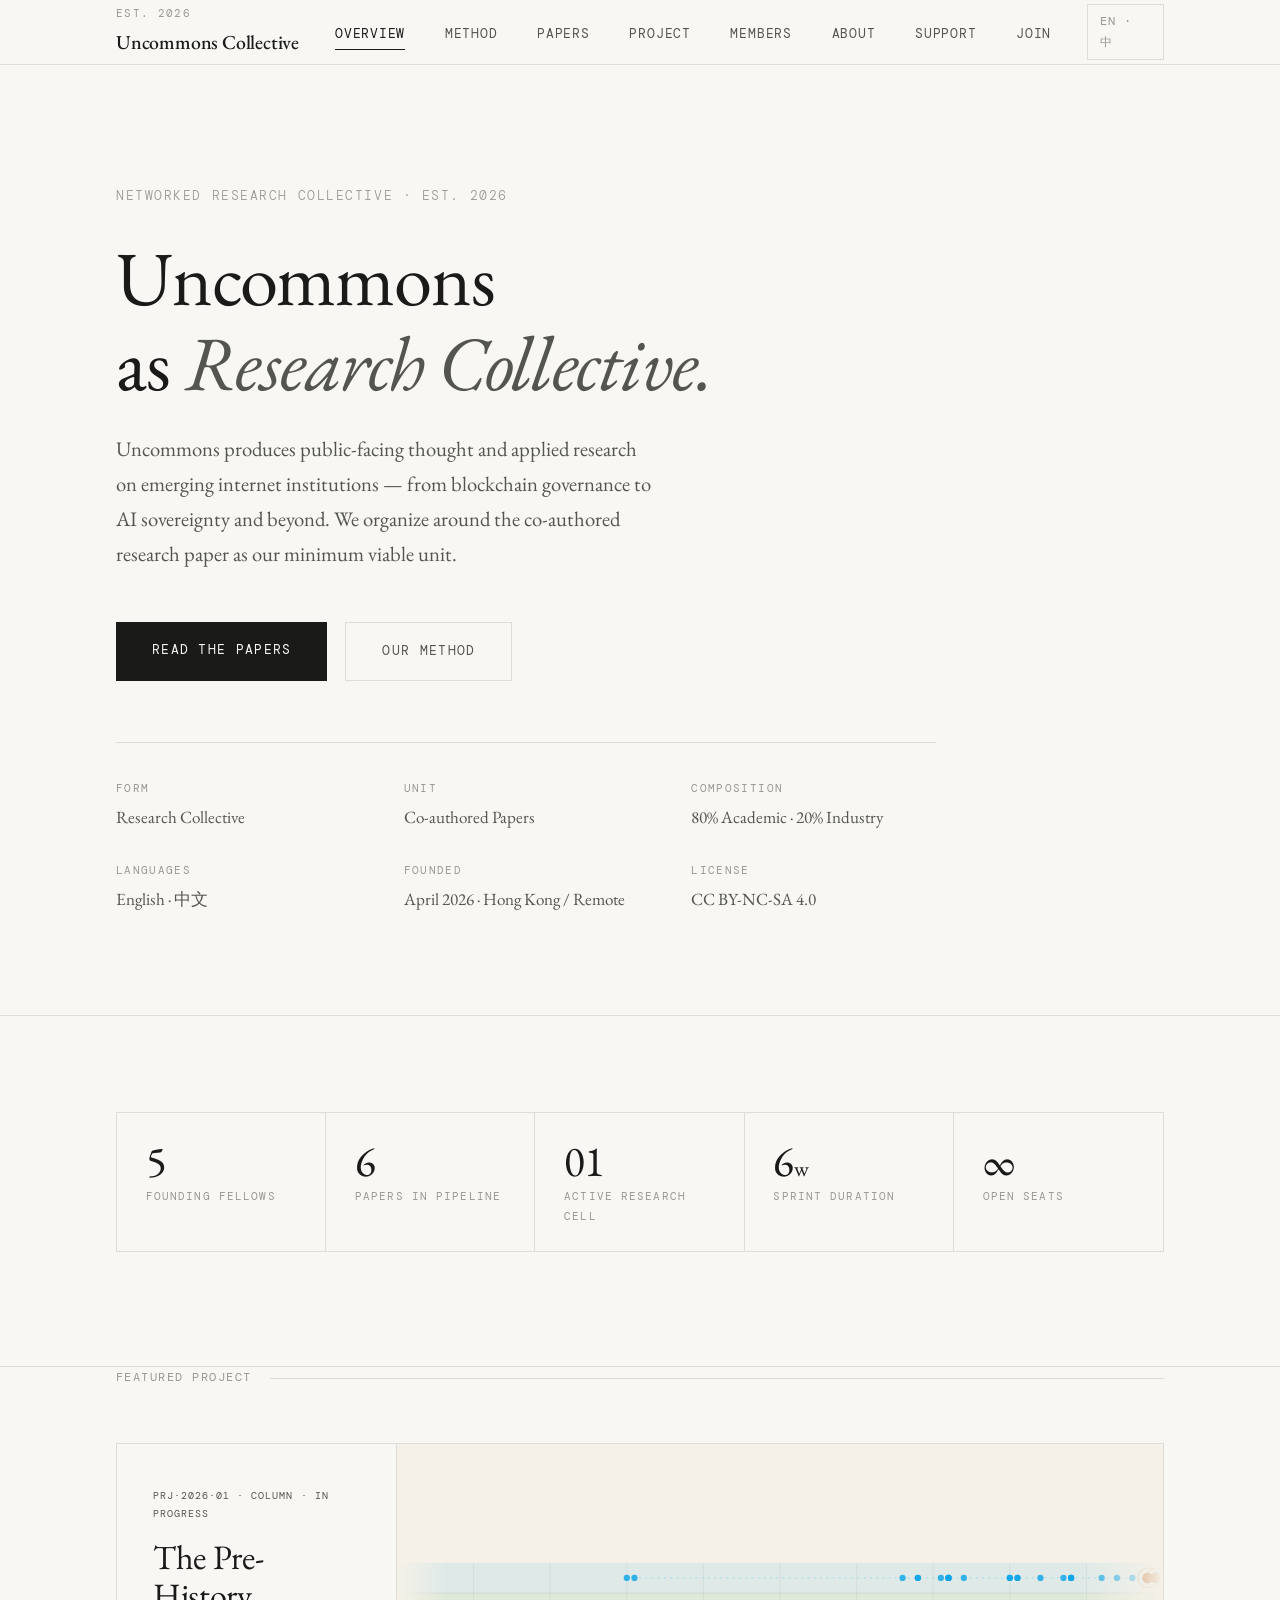
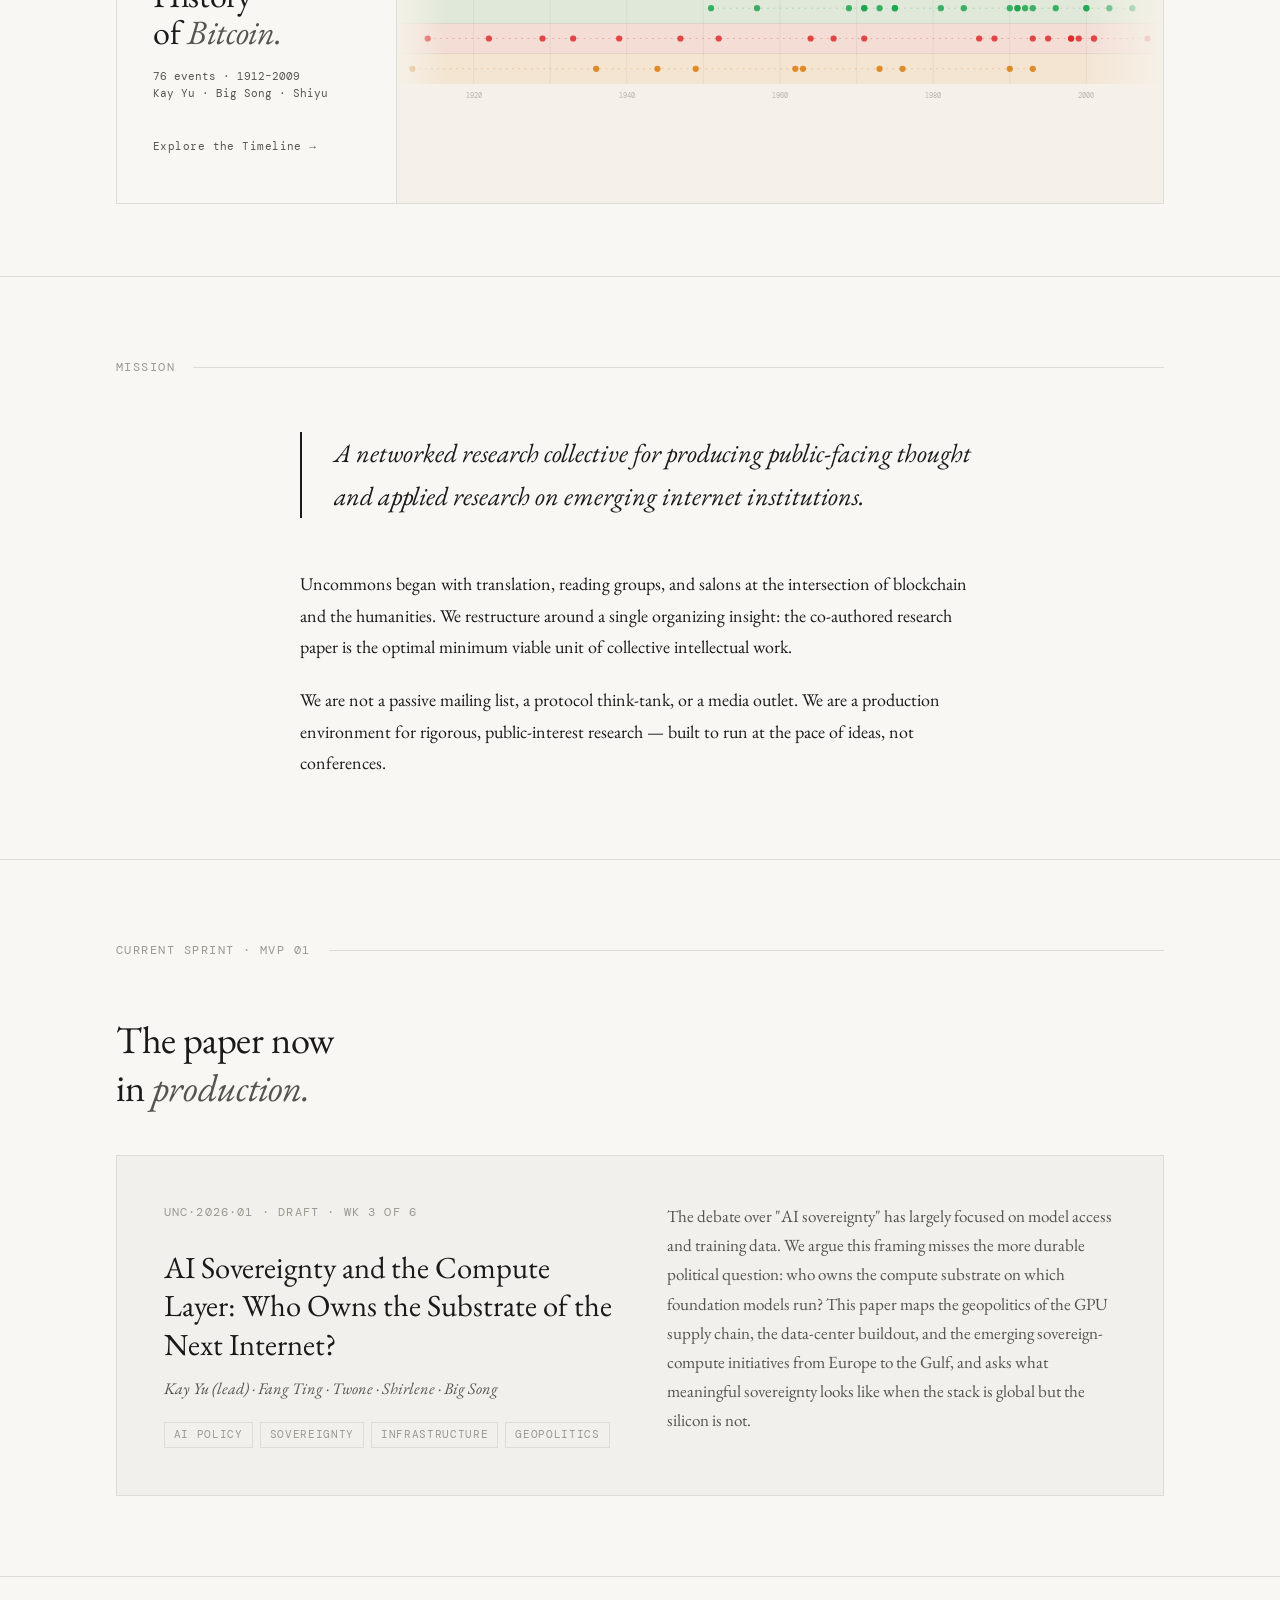
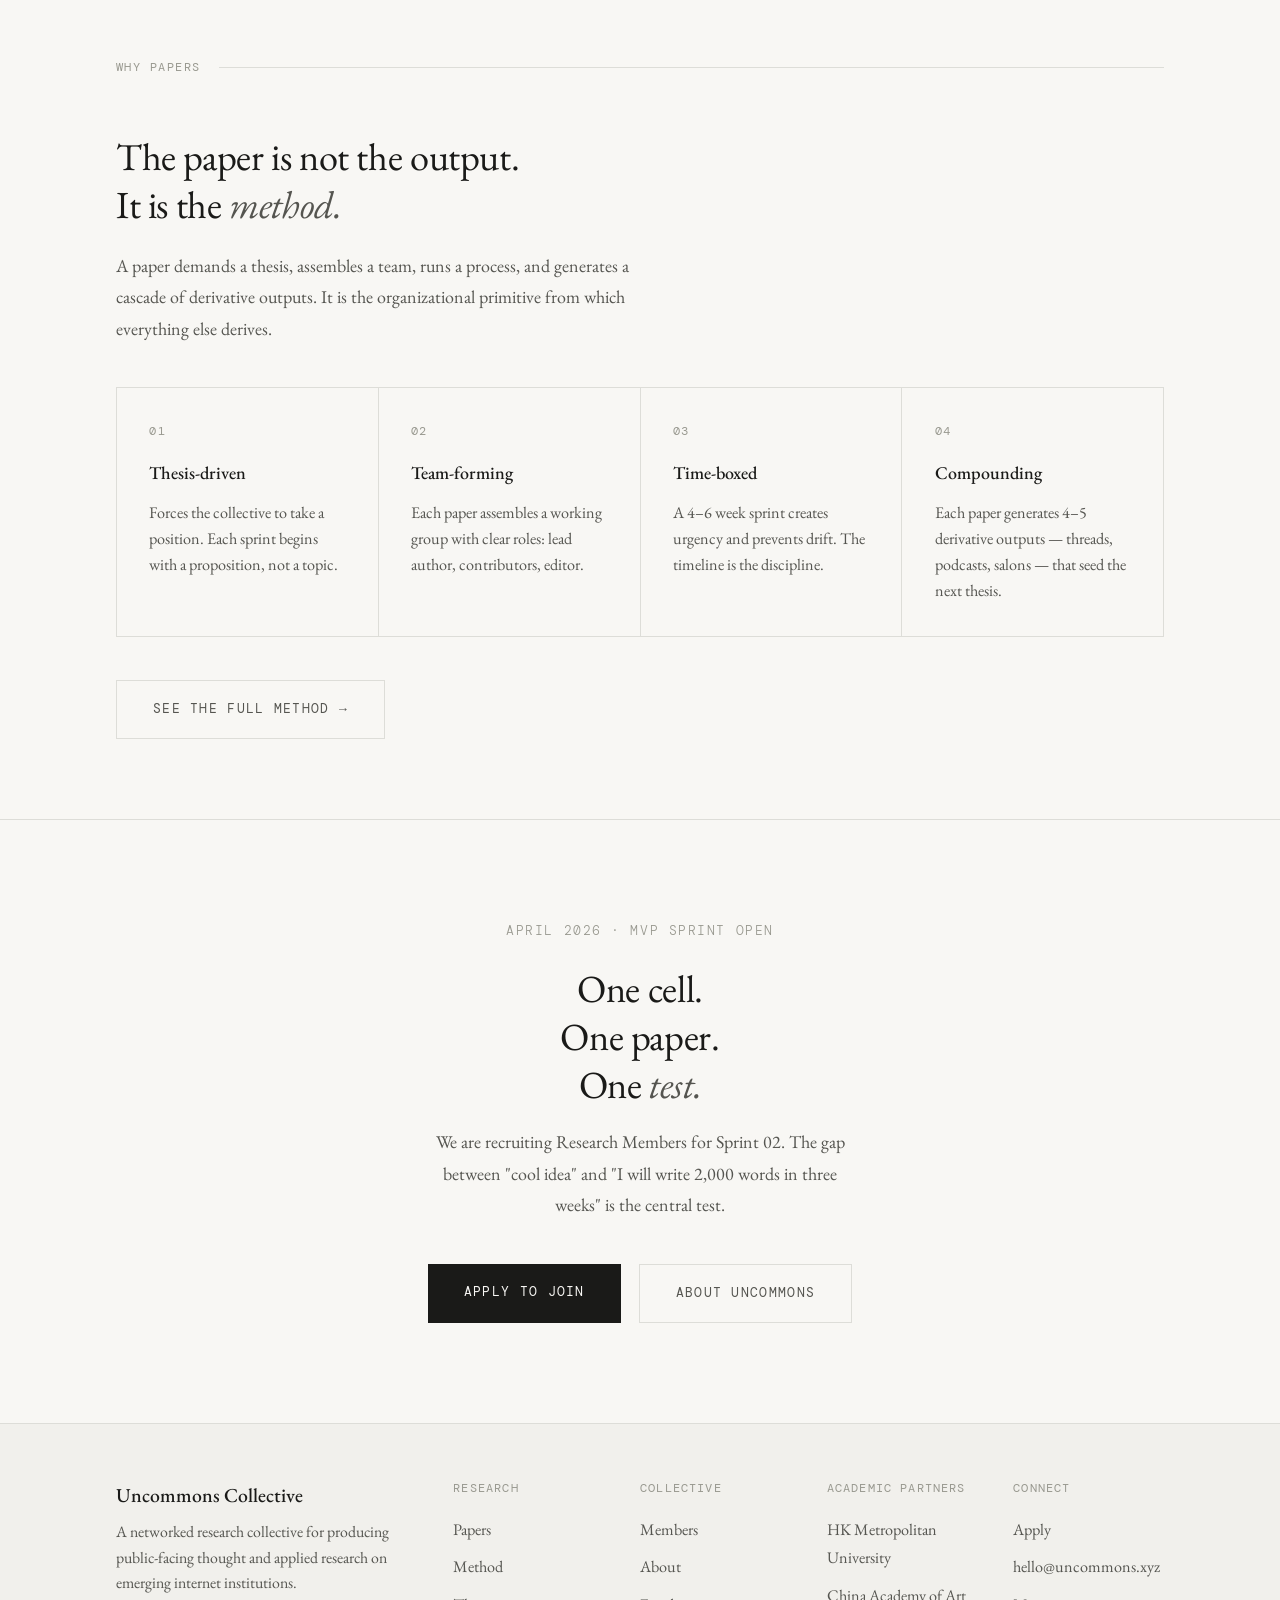
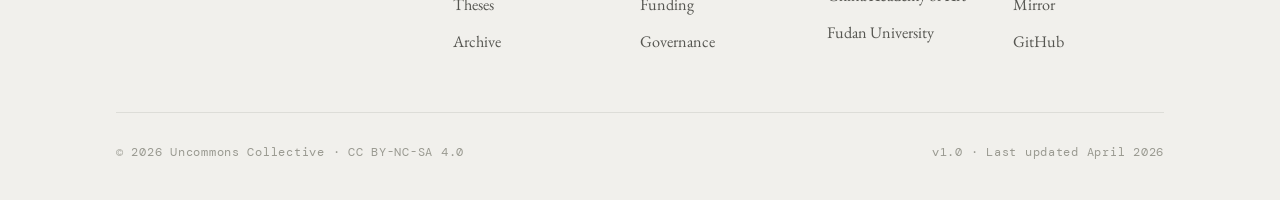
<file: index.html>
<!DOCTYPE html>
<html lang="en">
<head>
  <meta charset="UTF-8" />
  <meta name="viewport" content="width=device-width, initial-scale=1.0" />
  <title>Uncommons Collective — Paper as Method</title>
  <meta name="description" content="A networked research collective for producing public-facing thought and applied research on emerging internet institutions." />
  <link rel="preconnect" href="https://fonts.googleapis.com" />
  <link rel="preconnect" href="https://fonts.gstatic.com" crossorigin />
  <link href="https://fonts.googleapis.com/css2?family=EB+Garamond:ital,wght@0,400;0,500;1,400&family=DM+Mono:wght@300;400&display=swap" rel="stylesheet" />
  <link rel="stylesheet" href="styles.css" />
</head>
<body>

  <div id="nav-mount"></div>

  <main>
    <!-- Hero -->
    <section id="hero">
      <div class="wrap">
        <p class="hero-eyebrow">Networked Research Collective · Est. 2026</p>
        <h1 class="hero-title">Uncommons<br>as <em>Research Collective.</em></h1>
        <p class="hero-sub">
          Uncommons produces public-facing thought and applied research on
          emerging internet institutions — from blockchain governance to
          AI sovereignty and beyond. We organize around the
          co-authored research paper as our minimum viable unit.
        </p>
        <div class="btn-group" style="margin-bottom: 3.4rem;">
          <a href="papers.html" class="btn btn-primary">Read the Papers</a>
          <a href="method.html" class="btn btn-ghost">Our Method</a>
        </div>
        <div class="hero-meta">
          <div class="hero-meta-item">
            <span class="meta-label">Form</span>
            <span class="meta-value">Research Collective</span>
          </div>
          <div class="hero-meta-item">
            <span class="meta-label">Unit</span>
            <span class="meta-value">Co-authored Papers</span>
          </div>
          <div class="hero-meta-item">
            <span class="meta-label">Composition</span>
            <span class="meta-value">80% Academic · 20% Industry</span>
          </div>
          <div class="hero-meta-item">
            <span class="meta-label">Languages</span>
            <span class="meta-value">English · 中文</span>
          </div>
          <div class="hero-meta-item">
            <span class="meta-label">Founded</span>
            <span class="meta-value">April 2026 · Hong Kong / Remote</span>
          </div>
          <div class="hero-meta-item">
            <span class="meta-label">License</span>
            <span class="meta-value">CC BY-NC-SA 4.0</span>
          </div>
        </div>
      </div>
    </section>

    <!-- Stats -->
    <section style="padding: 60px 0;">
      <div class="wrap">
        <div class="stats reveal">
          <div class="stat">
            <div class="stat-num">5</div>
            <div class="stat-label">Founding Fellows</div>
          </div>
          <div class="stat">
            <div class="stat-num">6</div>
            <div class="stat-label">Papers in Pipeline</div>
          </div>
          <div class="stat">
            <div class="stat-num">01</div>
            <div class="stat-label">Active Research Cell</div>
          </div>
          <div class="stat">
            <div class="stat-num">6<span style="font-size:1.2rem">w</span></div>
            <div class="stat-label">Sprint Duration</div>
          </div>
          <div class="stat">
            <div class="stat-num">∞</div>
            <div class="stat-label">Open Seats</div>
          </div>
        </div>
      </div>
    </section>

    <!-- Featured Project Teaser -->
    <section style="padding: 0 0 72px;">
      <div class="wrap">
        <div class="section-label reveal">Featured Project</div>
        <a href="project-pre-bitcoin-history.html" class="prj-teaser reveal" style="text-decoration:none;color:inherit;display:grid;grid-template-columns:280px 1fr;border:1px solid var(--rule);overflow:hidden;transition:border-color 0.2s;" onmouseover="this.style.borderColor='rgba(28,25,23,0.3)'" onmouseout="this.style.borderColor=''">
          <div style="padding:2.4rem 2rem;border-right:1px solid var(--rule);">
            <div style="font-family:'DM Mono',monospace;font-size:0.57rem;letter-spacing:0.1em;text-transform:uppercase;color:var(--ink-soft);margin-bottom:0.9rem;">PRJ·2026·01 · Column · In Progress</div>
            <h2 style="font-family:'EB Garamond',Georgia,serif;font-size:1.9rem;font-weight:400;line-height:1.1;margin-bottom:0.9rem;">The Pre-History<br>of <em>Bitcoin.</em></h2>
            <p style="font-family:'DM Mono',monospace;font-size:0.6rem;color:var(--ink-soft);line-height:1.6;margin-bottom:1.4rem;">76 events · 1912–2009<br>Kay Yu · Big Song · Shiyu</p>
            <span style="font-family:'DM Mono',monospace;font-size:0.62rem;letter-spacing:0.04em;color:var(--ink-soft);">Explore the Timeline →</span>
          </div>
          <div style="position:relative;background:#f5f1e8;min-height:180px;overflow:hidden;">
            <svg id="home-teaser-svg" viewBox="0 0 860 180" xmlns="http://www.w3.org/2000/svg" style="display:block;width:100%;height:100%;position:absolute;inset:0;"></svg>
            <!-- left + right fades -->
            <div style="position:absolute;top:0;left:0;bottom:0;width:48px;background:linear-gradient(to right,#f5f1e8,transparent);pointer-events:none;"></div>
            <div style="position:absolute;top:0;right:0;bottom:0;width:80px;background:linear-gradient(to left,#f5f1e8,transparent);pointer-events:none;"></div>
          </div>
        </a>
      </div>
    </section>

    <!-- Mission -->
    <section id="mission">
      <div class="wrap">
        <div class="section-label">Mission</div>
        <div class="prose reveal">
          <blockquote class="mission-statement">
            A networked research collective for producing public-facing thought
            and applied research on emerging internet institutions.
          </blockquote>
          <p>
            Uncommons began with translation, reading groups, and salons at the
            intersection of blockchain and the humanities. We restructure around
            a single organizing insight: the co-authored research paper is the
            optimal minimum viable unit of collective intellectual work.
          </p>
          <p>
            We are not a passive mailing list, a protocol think-tank, or a
            media outlet. We are a production environment for rigorous,
            public-interest research — built to run at the pace of ideas, not
            conferences.
          </p>
        </div>
      </div>
    </section>

    <!-- Featured Paper -->
    <section>
      <div class="wrap">
        <div class="section-label">Current Sprint · MVP 01</div>
        <div class="reveal">
          <h2>The paper now<br>in <em>production.</em></h2>
        </div>
        <div class="featured-paper reveal">
          <div class="fp-left">
            <div class="fp-meta">UNC·2026·01 · Draft · Wk 3 of 6</div>
            <h3>AI Sovereignty and the Compute Layer: Who Owns the Substrate of the Next Internet?</h3>
            <p style="font-size: 0.9rem; color: var(--ink-soft); font-style: italic; margin-bottom: 1rem;">
              Kay Yu (lead) · Fang Ting · Twone · Shirlene · Big Song
            </p>
            <div class="paper-tags">
              <span class="paper-tag">AI Policy</span>
              <span class="paper-tag">Sovereignty</span>
              <span class="paper-tag">Infrastructure</span>
              <span class="paper-tag">Geopolitics</span>
            </div>
          </div>
          <div class="fp-right">
            <p>
              The debate over "AI sovereignty" has largely focused on model
              access and training data. We argue this framing misses the more
              durable political question: who owns the compute substrate on
              which foundation models run? This paper maps the geopolitics of
              the GPU supply chain, the data-center buildout, and the emerging
              sovereign-compute initiatives from Europe to the Gulf, and asks
              what meaningful sovereignty looks like when the stack is global
              but the silicon is not.
            </p>
          </div>
        </div>
      </div>
    </section>

    <!-- Method summary -->
    <section>
      <div class="wrap">
        <div class="section-label">Why Papers</div>
        <div class="reveal">
          <h2>The paper is not the output.<br>It is the <em>method.</em></h2>
          <p style="max-width: 58ch; color: var(--ink-soft); margin-top: 0.8rem;">
            A paper demands a thesis, assembles a team, runs a process,
            and generates a cascade of derivative outputs. It is the
            organizational primitive from which everything else derives.
          </p>
        </div>
        <div class="method-grid reveal">
          <div class="method-cell">
            <div class="method-index">01</div>
            <h3>Thesis-driven</h3>
            <p>Forces the collective to take a position. Each sprint begins with a proposition, not a topic.</p>
          </div>
          <div class="method-cell">
            <div class="method-index">02</div>
            <h3>Team-forming</h3>
            <p>Each paper assembles a working group with clear roles: lead author, contributors, editor.</p>
          </div>
          <div class="method-cell">
            <div class="method-index">03</div>
            <h3>Time-boxed</h3>
            <p>A 4–6 week sprint creates urgency and prevents drift. The timeline is the discipline.</p>
          </div>
          <div class="method-cell">
            <div class="method-index">04</div>
            <h3>Compounding</h3>
            <p>Each paper generates 4–5 derivative outputs — threads, podcasts, salons — that seed the next thesis.</p>
          </div>
        </div>
        <div style="margin-top: 2.4rem;" class="reveal">
          <a href="method.html" class="btn btn-ghost">See the full method →</a>
        </div>
      </div>
    </section>

    <!-- Closing CTA -->
    <section style="padding: 100px 0; border-bottom: none;">
      <div class="wrap">
        <div class="prose reveal" style="text-align: center;">
          <p class="hero-eyebrow" style="margin-bottom: 1.2rem;">April 2026 · MVP Sprint Open</p>
          <h2 style="margin-bottom: 1rem;">One cell.<br>One paper.<br>One <em>test.</em></h2>
          <p style="color: var(--ink-soft); max-width: 48ch; margin: 0 auto 2.4rem;">
            We are recruiting Research Members for Sprint 02.
            The gap between "cool idea" and "I will write 2,000 words in three weeks" is the central test.
          </p>
          <div class="btn-group" style="justify-content: center;">
            <a href="join.html" class="btn btn-primary">Apply to Join</a>
            <a href="about.html" class="btn btn-ghost">About Uncommons</a>
          </div>
        </div>
      </div>
    </section>

  </main>

  <div id="footer-mount"></div>

  <script src="partials.js"></script>
  <script>Uncommons.render('home');</script>
  <script>
    /* ── Homepage mini-timeline teaser ─────────────────────── */
    (function(){
      const COLORS = ['#0ea5e9','#16a34a','#dc2626','#d97706'];
      // [year, laneIndex]  0=Crypto 1=Computer 2=Politics 3=Economics
      const TD = [
        [1912,3],[1914,2],[1922,2],[1929,2],[1933,2],[1936,3],[1939,2],
        [1940,0],[1941,0],[1944,3],[1947,2],[1949,3],[1951,1],[1952,2],
        [1957,1],[1962,3],[1963,3],[1964,2],[1967,2],[1969,1],[1971,1],
        [1971,1],[1971,2],[1973,3],[1973,1],[1975,1],[1975,1],[1976,3],
        [1976,0],[1978,0],[1978,0],[1981,0],[1981,1],[1982,0],[1982,0],
        [1982,0],[1982,0],[1984,0],[1984,1],[1986,2],[1988,2],[1990,0],
        [1990,3],[1990,0],[1990,1],[1991,0],[1991,0],[1991,1],[1991,1],
        [1992,1],[1993,1],[1993,3],[1993,2],[1994,0],[1995,2],[1996,1],
        [1997,0],[1998,0],[1998,0],[1998,0],[1998,2],[1998,2],[1999,2],
        [2000,1],[2000,1],[2001,2],[2001,2],[2002,0],[2003,1],[2004,0],
        [2006,0],[2006,1],[2008,2],[2008,0],[2009,0]
      ];
      const VW=860, VH=180, T=22, B=22, L=0;
      const PW=VW, LH=(VH-T-B)/4;
      const Y0=1910, Y1=2010;
      const xOf = y => L + (y-Y0)/(Y1-Y0)*PW;
      const yOf = i => T + LH*i + LH/2;
      const NS = 'http://www.w3.org/2000/svg';
      const se = (tag,a={}) => {
        const e=document.createElementNS(NS,tag);
        Object.entries(a).forEach(([k,v])=>e.setAttribute(k,v));
        return e;
      };

      const svg = document.getElementById('home-teaser-svg');
      if(!svg) return;

      // lane tints
      COLORS.forEach((col, i) => {
        svg.appendChild(se('rect',{x:0,y:T+LH*i,width:VW,height:LH,fill:`${col}18`}));
      });

      // lane separators
      for(let i=1;i<4;i++){
        svg.appendChild(se('line',{x1:0,y1:T+LH*i,x2:VW,y2:T+LH*i,
          stroke:'rgba(0,0,0,0.09)','stroke-width':'1'}));
      }

      // decade grid lines + labels
      for(let d=1920;d<=2000;d+=10){
        const x=xOf(d);
        svg.appendChild(se('line',{x1:x,y1:T,x2:x,y2:VH-B,
          stroke:'rgba(0,0,0,0.06)','stroke-width':'1'}));
        if(d%20===0){
          const lbl=se('text',{x,y:VH-6,'text-anchor':'middle',
            'font-family':'DM Mono, monospace','font-size':'8',
            fill:'rgba(0,0,0,0.25)'});
          lbl.textContent=d; svg.appendChild(lbl);
        }
      }

      // dashed lane threads
      COLORS.forEach((col,li) => {
        const pts = TD.filter(([,c])=>c===li).sort((a,b)=>a[0]-b[0])
          .map(([y])=>`${xOf(y)},${yOf(li)}`).join(' ');
        if(pts) svg.appendChild(se('polyline',{points:pts,fill:'none',
          stroke:col,'stroke-width':'0.8','stroke-dasharray':'2 5',opacity:'0.4'}));
      });

      // nodes
      TD.forEach(([yr,ci]) => {
        const isBtc = yr>=2008 && ci===0;
        const col = isBtc ? '#b45309' : COLORS[ci];
        const r = isBtc ? 6 : 3.5;
        if(isBtc){
          svg.appendChild(se('circle',{cx:xOf(yr),cy:yOf(ci),r:'11',
            fill:'none',stroke:'#b45309','stroke-width':'1.2',opacity:'0.3'}));
        }
        svg.appendChild(se('circle',{cx:xOf(yr),cy:yOf(ci),r,
          fill:col,opacity: isBtc ? '1' : '0.82'}));
      });
    })();
  </script>
</body>
</html>
</file>
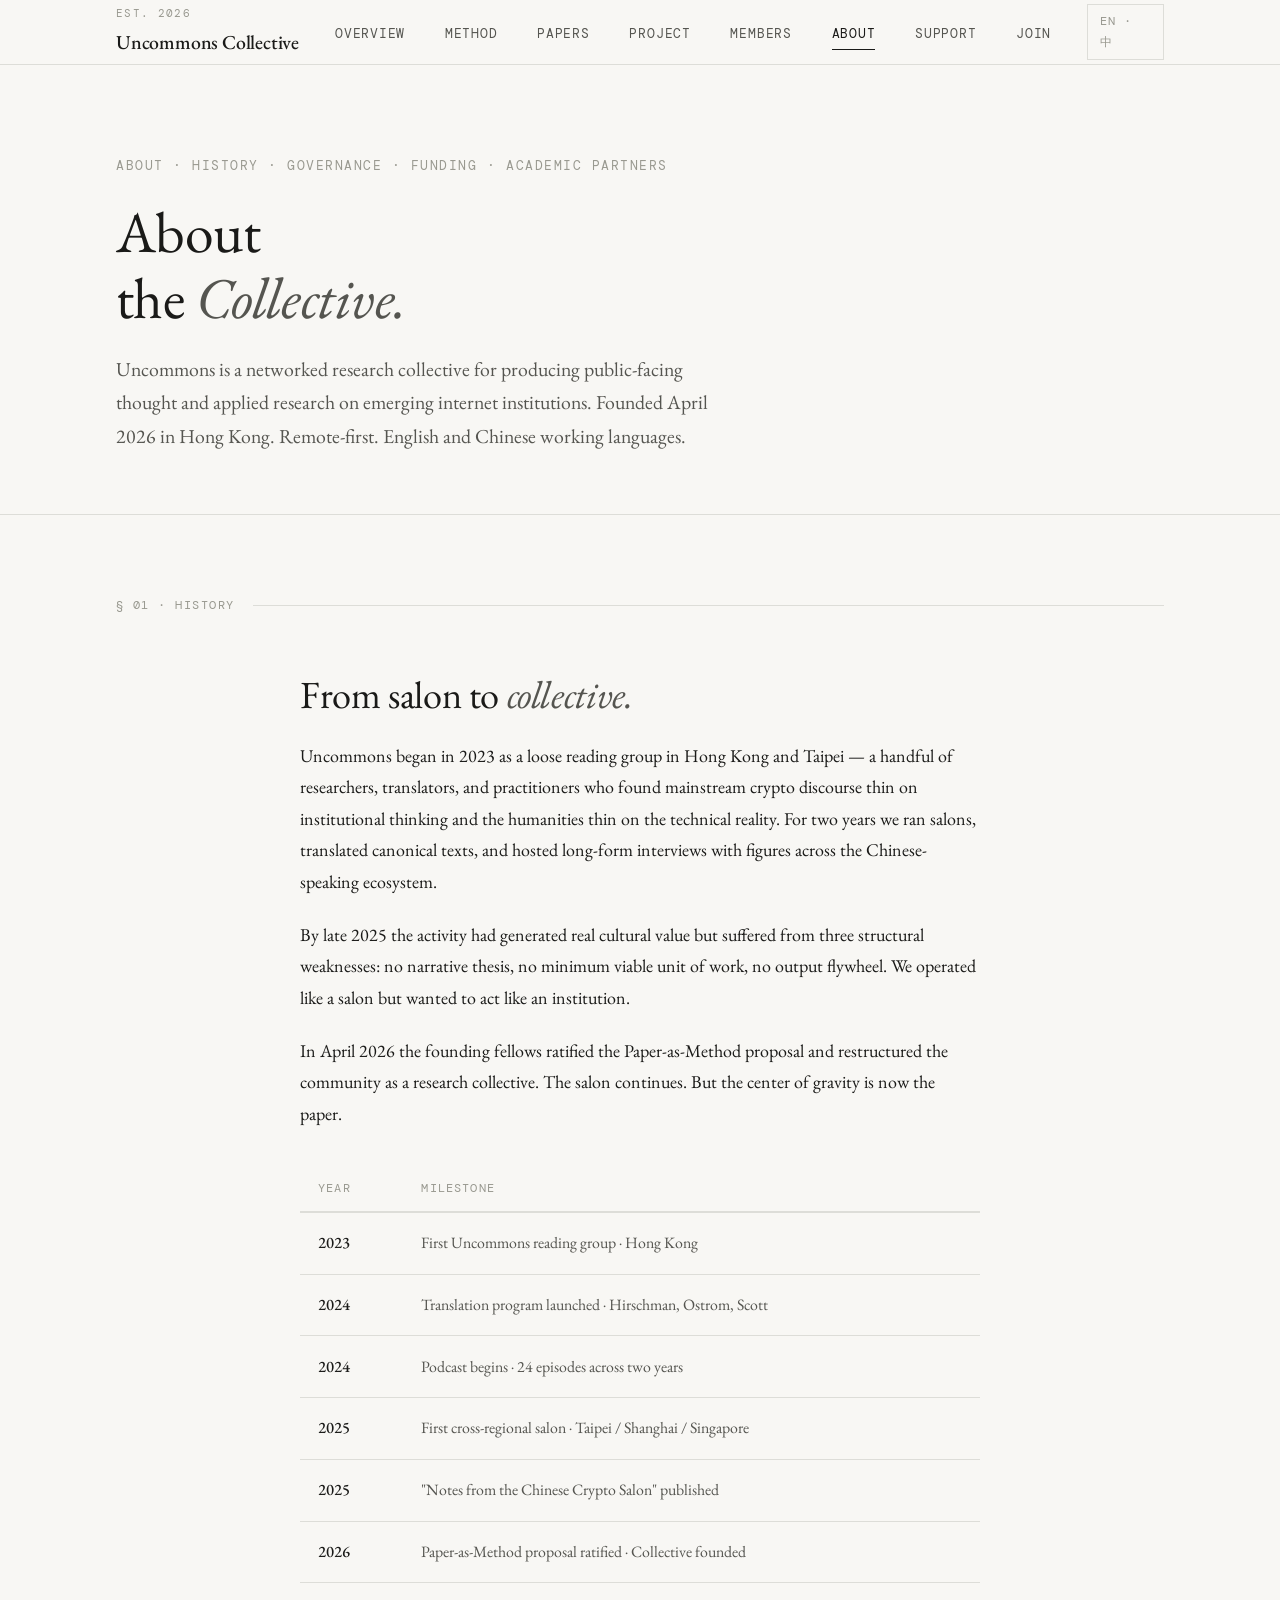
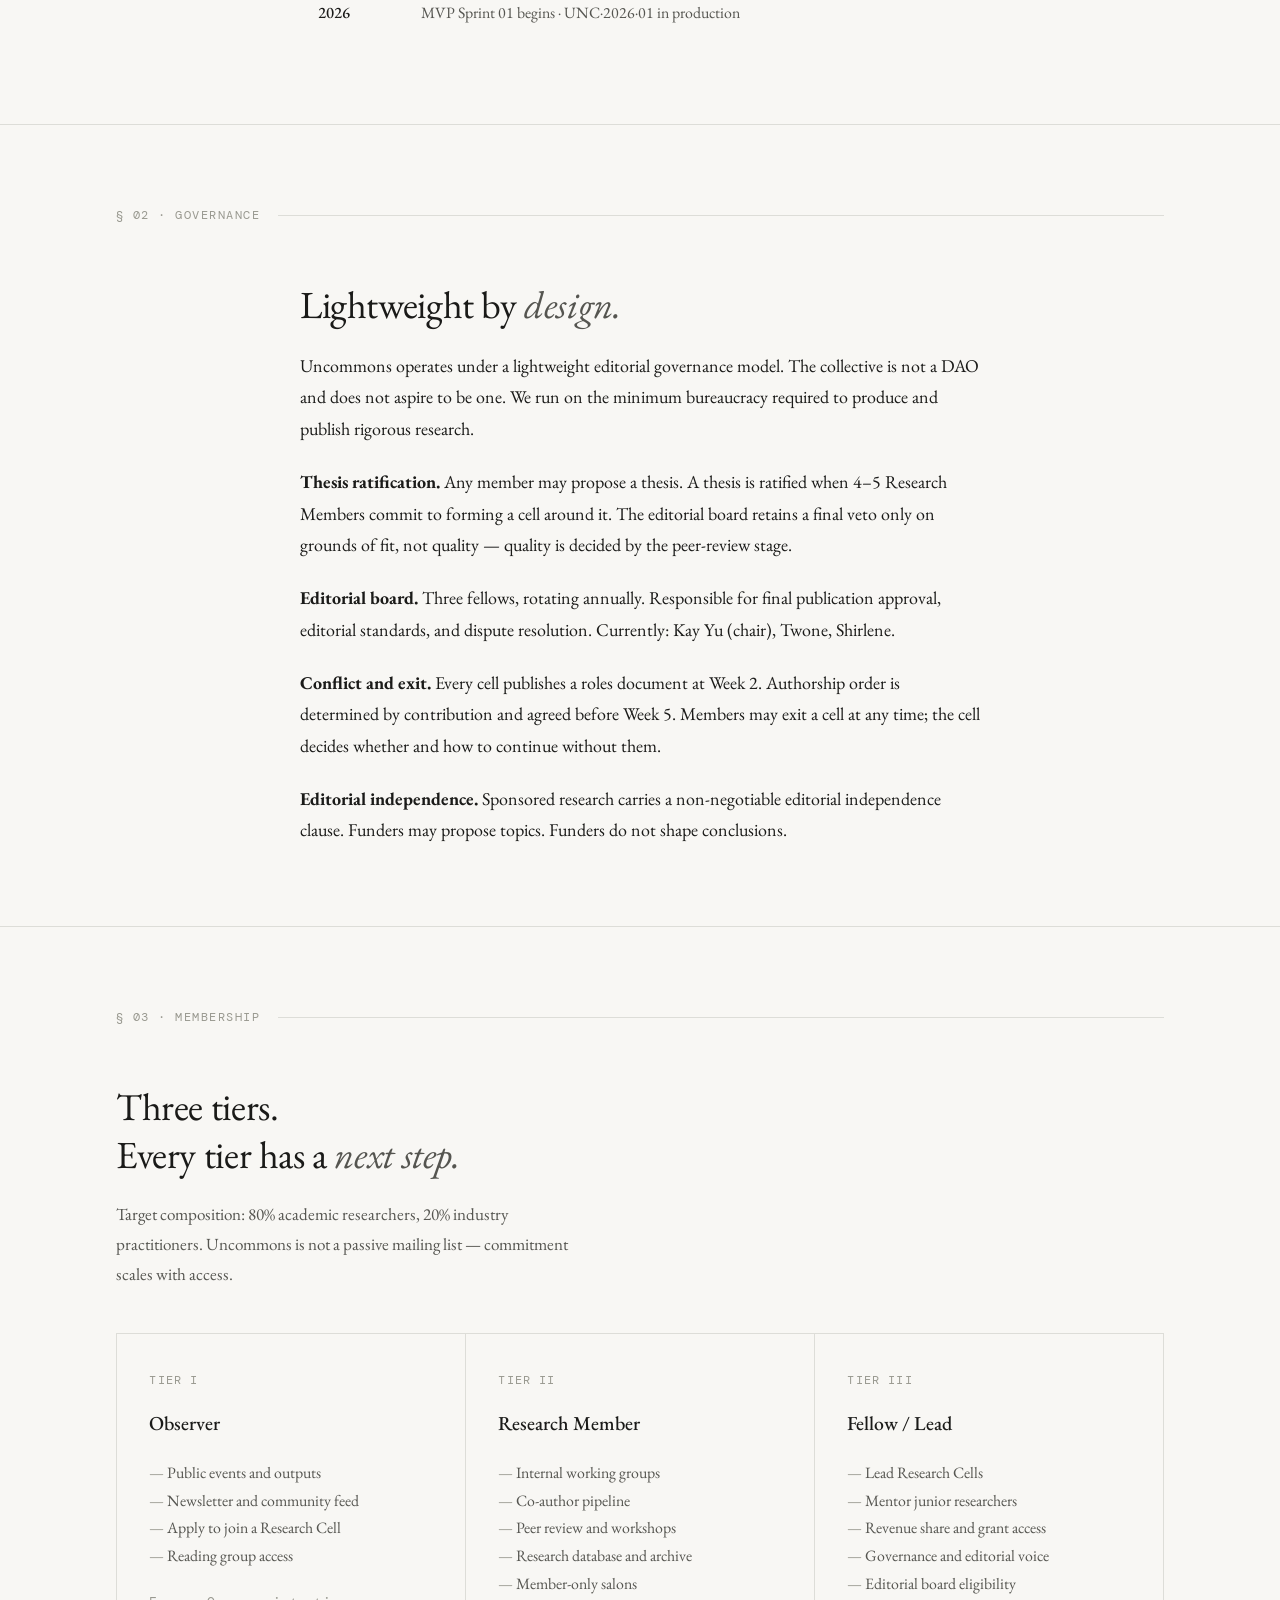
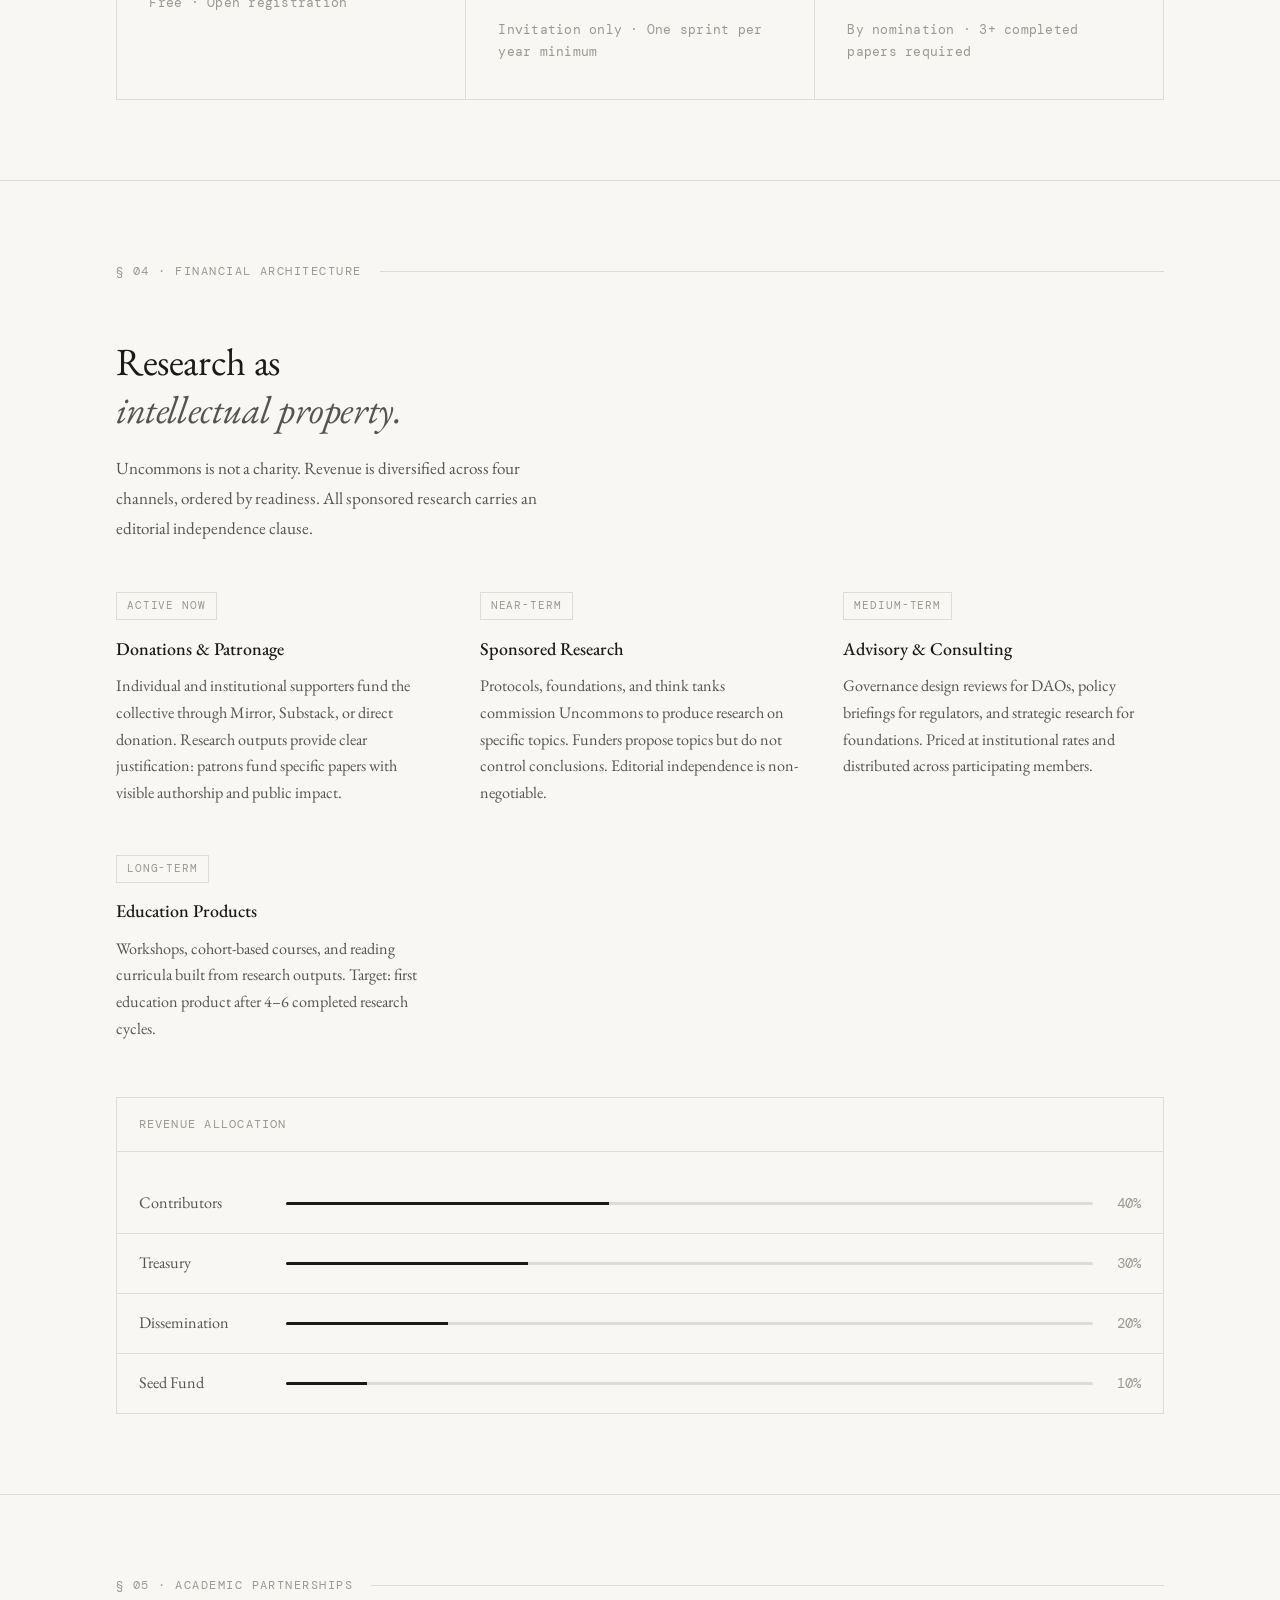
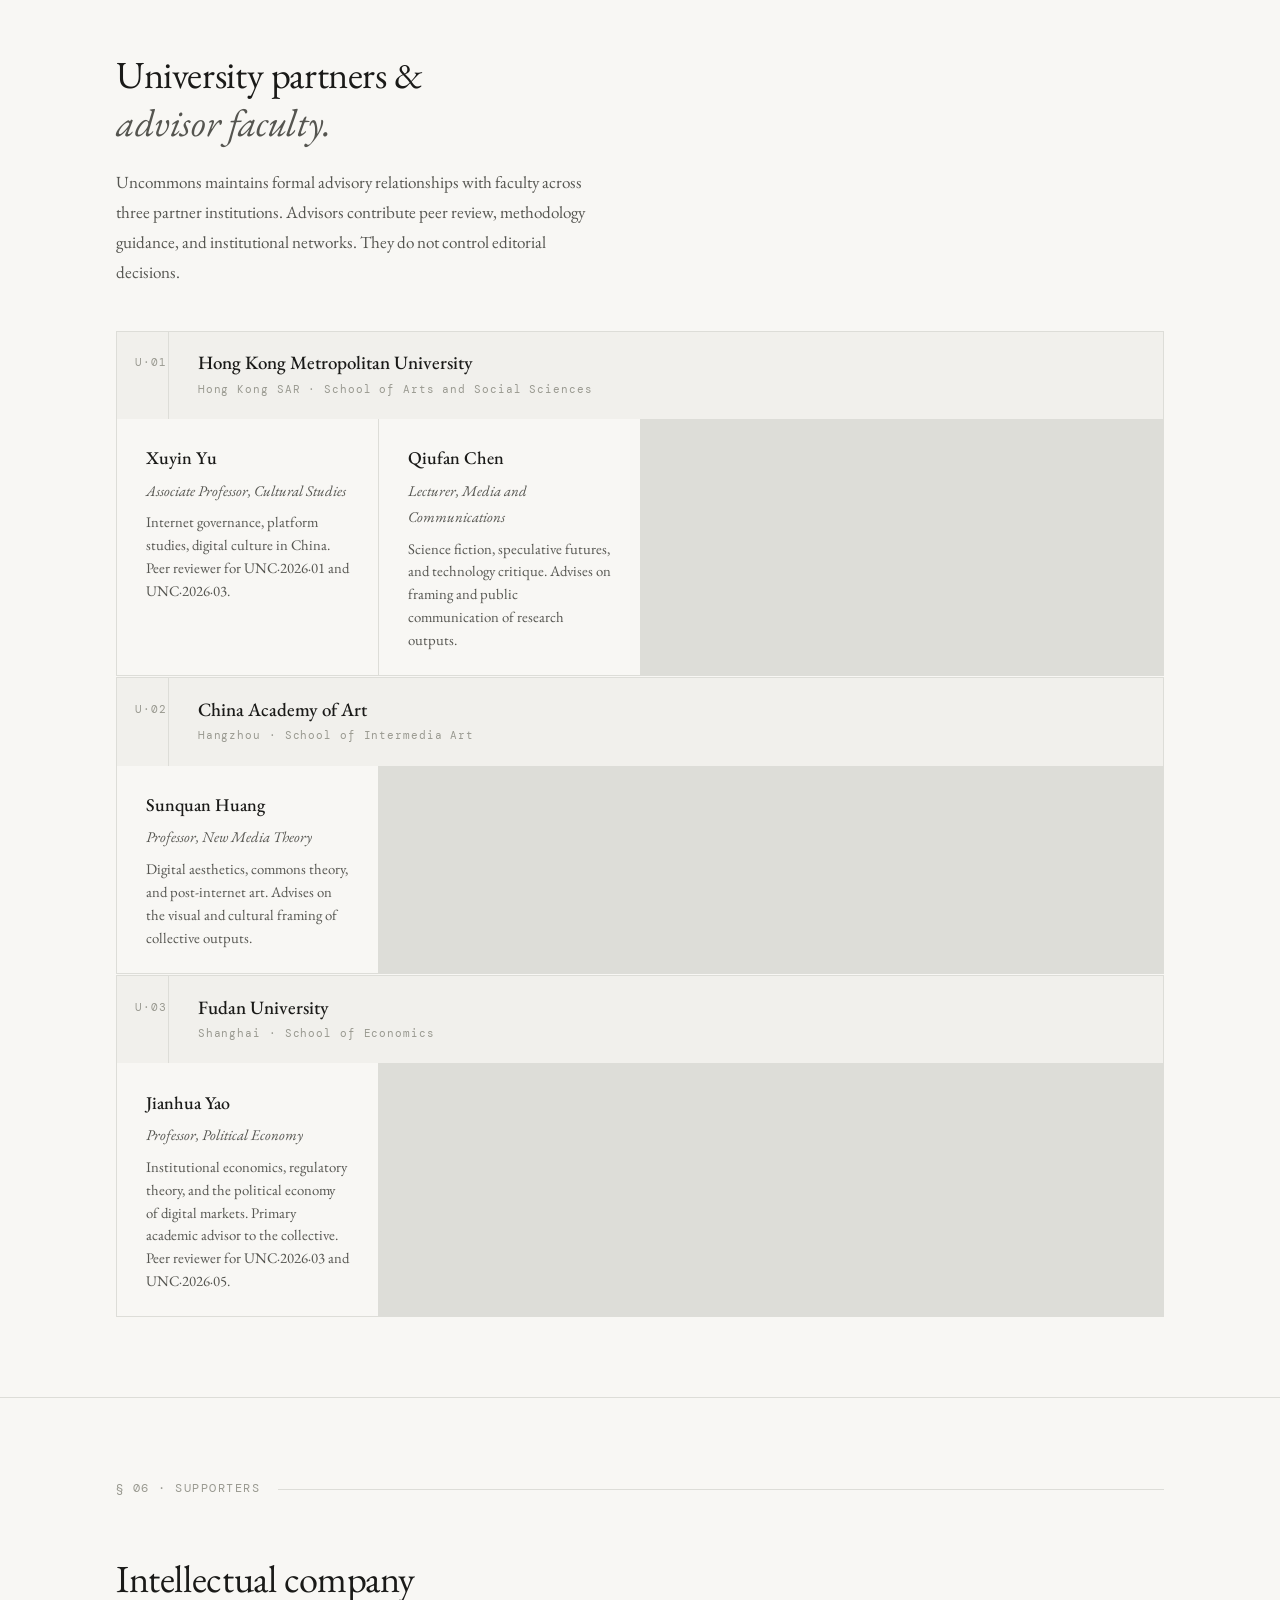
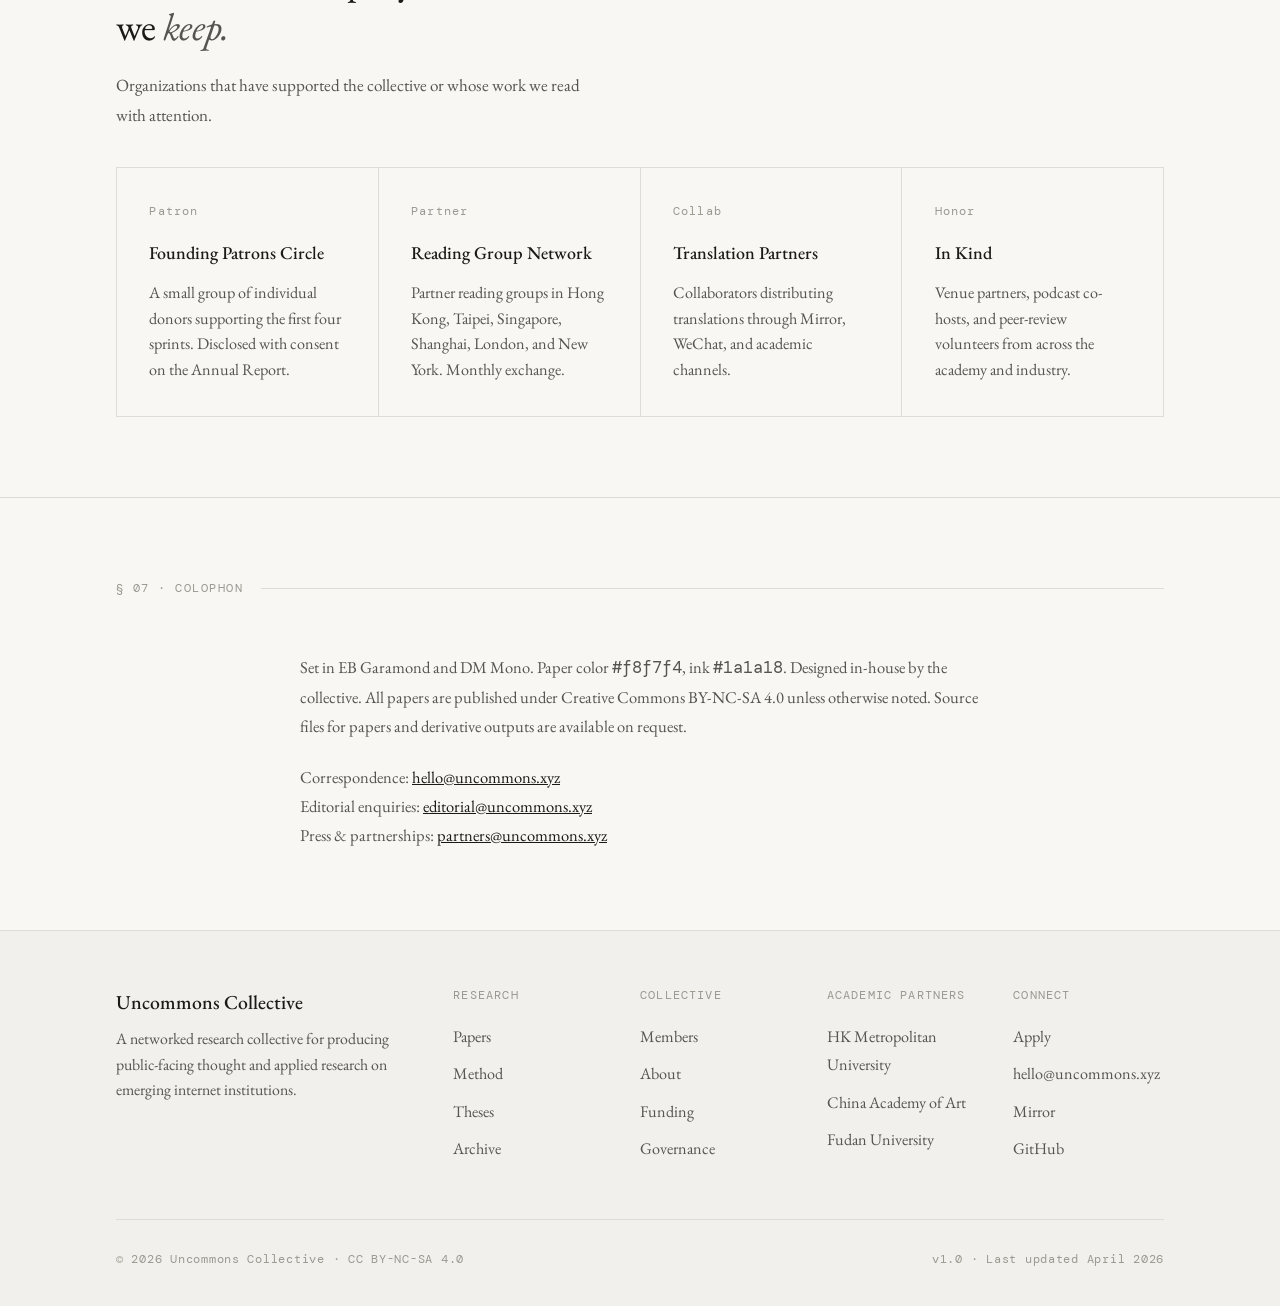
<file: about.html>
<!DOCTYPE html>
<html lang="en">
<head>
  <meta charset="UTF-8" />
  <meta name="viewport" content="width=device-width, initial-scale=1.0" />
  <title>About — Uncommons Collective</title>
  <link rel="preconnect" href="https://fonts.googleapis.com" />
  <link rel="preconnect" href="https://fonts.gstatic.com" crossorigin />
  <link href="https://fonts.googleapis.com/css2?family=EB+Garamond:ital,wght@0,400;0,500;1,400&family=DM+Mono:wght@300;400&display=swap" rel="stylesheet" />
  <link rel="stylesheet" href="styles.css" />
</head>
<body>
  <div id="nav-mount"></div>

  <main>
    <header class="page-header">
      <div class="wrap">
        <p class="eyebrow">About · History · Governance · Funding · Academic Partners</p>
        <h1>About<br>the <em>Collective.</em></h1>
        <p class="lede">
          Uncommons is a networked research collective for producing
          public-facing thought and applied research on emerging internet
          institutions. Founded April 2026 in Hong Kong. Remote-first.
          English and Chinese working languages.
        </p>
      </div>
    </header>

    <!-- History -->
    <section>
      <div class="wrap">
        <div class="section-label">§ 01 · History</div>
        <div class="prose reveal">
          <h2>From salon to <em>collective.</em></h2>
          <p>
            Uncommons began in 2023 as a loose reading group in Hong Kong and
            Taipei — a handful of researchers, translators, and practitioners
            who found mainstream crypto discourse thin on institutional
            thinking and the humanities thin on the technical reality.
            For two years we ran salons, translated canonical texts, and
            hosted long-form interviews with figures across the Chinese-
            speaking ecosystem.
          </p>
          <p>
            By late 2025 the activity had generated real cultural value but
            suffered from three structural weaknesses: no narrative thesis,
            no minimum viable unit of work, no output flywheel. We operated
            like a salon but wanted to act like an institution.
          </p>
          <p>
            In April 2026 the founding fellows ratified the Paper-as-Method
            proposal and restructured the community as a research collective.
            The salon continues. But the center of gravity is now the paper.
          </p>

          <div class="table-wrap" style="margin-top: 2rem;">
            <table>
              <thead>
                <tr><th>Year</th><th>Milestone</th></tr>
              </thead>
              <tbody>
                <tr><td>2023</td><td>First Uncommons reading group · Hong Kong</td></tr>
                <tr><td>2024</td><td>Translation program launched · Hirschman, Ostrom, Scott</td></tr>
                <tr><td>2024</td><td>Podcast begins · 24 episodes across two years</td></tr>
                <tr><td>2025</td><td>First cross-regional salon · Taipei / Shanghai / Singapore</td></tr>
                <tr><td>2025</td><td>"Notes from the Chinese Crypto Salon" published</td></tr>
                <tr><td>2026</td><td>Paper-as-Method proposal ratified · Collective founded</td></tr>
                <tr><td>2026</td><td>MVP Sprint 01 begins · UNC·2026·01 in production</td></tr>
              </tbody>
            </table>
          </div>
        </div>
      </div>
    </section>

    <!-- Governance -->
    <section id="governance">
      <div class="wrap">
        <div class="section-label">§ 02 · Governance</div>
        <div class="prose reveal">
          <h2>Lightweight by <em>design.</em></h2>
          <p>
            Uncommons operates under a lightweight editorial governance model.
            The collective is not a DAO and does not aspire to be one. We run
            on the minimum bureaucracy required to produce and publish rigorous
            research.
          </p>
          <p>
            <strong>Thesis ratification.</strong> Any member may propose a
            thesis. A thesis is ratified when 4–5 Research Members commit to
            forming a cell around it. The editorial board retains a final
            veto only on grounds of fit, not quality — quality is decided by
            the peer-review stage.
          </p>
          <p>
            <strong>Editorial board.</strong> Three fellows, rotating annually.
            Responsible for final publication approval, editorial standards,
            and dispute resolution. Currently: Kay Yu (chair), Twone, Shirlene.
          </p>
          <p>
            <strong>Conflict and exit.</strong> Every cell publishes a roles
            document at Week 2. Authorship order is determined by contribution
            and agreed before Week 5. Members may exit a cell at any time; the
            cell decides whether and how to continue without them.
          </p>
          <p>
            <strong>Editorial independence.</strong> Sponsored research
            carries a non-negotiable editorial independence clause. Funders
            may propose topics. Funders do not shape conclusions.
          </p>
        </div>
      </div>
    </section>

    <!-- Membership tiers -->
    <section>
      <div class="wrap">
        <div class="section-label">§ 03 · Membership</div>
        <div class="reveal">
          <h2>Three tiers.<br>Every tier has a <em>next step.</em></h2>
          <p style="color: var(--ink-soft); font-size: 0.95rem; max-width: 58ch; margin-top: 0.5rem;">
            Target composition: 80% academic researchers, 20% industry practitioners.
            Uncommons is not a passive mailing list — commitment scales with access.
          </p>
        </div>
        <div class="tiers reveal">
          <div class="tier">
            <div class="tier-badge">Tier I</div>
            <h3>Observer</h3>
            <ul>
              <li>Public events and outputs</li>
              <li>Newsletter and community feed</li>
              <li>Apply to join a Research Cell</li>
              <li>Reading group access</li>
            </ul>
            <p class="tier-req">Free · Open registration</p>
          </div>
          <div class="tier">
            <div class="tier-badge">Tier II</div>
            <h3>Research Member</h3>
            <ul>
              <li>Internal working groups</li>
              <li>Co-author pipeline</li>
              <li>Peer review and workshops</li>
              <li>Research database and archive</li>
              <li>Member-only salons</li>
            </ul>
            <p class="tier-req">Invitation only · One sprint per year minimum</p>
          </div>
          <div class="tier">
            <div class="tier-badge">Tier III</div>
            <h3>Fellow / Lead</h3>
            <ul>
              <li>Lead Research Cells</li>
              <li>Mentor junior researchers</li>
              <li>Revenue share and grant access</li>
              <li>Governance and editorial voice</li>
              <li>Editorial board eligibility</li>
            </ul>
            <p class="tier-req">By nomination · 3+ completed papers required</p>
          </div>
        </div>
      </div>
    </section>

    <!-- Funding -->
    <section id="funding">
      <div class="wrap">
        <div class="section-label">§ 04 · Financial Architecture</div>
        <div class="reveal">
          <h2>Research as<br><em>intellectual property.</em></h2>
          <p style="color: var(--ink-soft); font-size: 0.95rem; max-width: 58ch; margin-top: 0.5rem;">
            Uncommons is not a charity. Revenue is diversified across four
            channels, ordered by readiness. All sponsored research carries an
            editorial independence clause.
          </p>
        </div>
        <div class="finance-grid reveal">
          <div class="finance-item">
            <div class="finance-tag">Active now</div>
            <h3>Donations &amp; Patronage</h3>
            <p>Individual and institutional supporters fund the collective through Mirror, Substack, or direct donation. Research outputs provide clear justification: patrons fund specific papers with visible authorship and public impact.</p>
          </div>
          <div class="finance-item">
            <div class="finance-tag">Near-term</div>
            <h3>Sponsored Research</h3>
            <p>Protocols, foundations, and think tanks commission Uncommons to produce research on specific topics. Funders propose topics but do not control conclusions. Editorial independence is non-negotiable.</p>
          </div>
          <div class="finance-item">
            <div class="finance-tag">Medium-term</div>
            <h3>Advisory &amp; Consulting</h3>
            <p>Governance design reviews for DAOs, policy briefings for regulators, and strategic research for foundations. Priced at institutional rates and distributed across participating members.</p>
          </div>
          <div class="finance-item">
            <div class="finance-tag">Long-term</div>
            <h3>Education Products</h3>
            <p>Workshops, cohort-based courses, and reading curricula built from research outputs. Target: first education product after 4–6 completed research cycles.</p>
          </div>
        </div>

        <div class="alloc-bar reveal" style="margin-top: 3rem;">
          <p style="font-family: var(--mono); font-size: 0.68rem; letter-spacing: 0.1em; text-transform: uppercase; color: var(--ink-faint); padding: 0.9rem 1.2rem; border-bottom: 1px solid var(--rule);">Revenue Allocation</p>
          <div class="alloc-row">
            <span class="alloc-label">Contributors</span>
            <div class="alloc-track"><div class="alloc-fill" style="width:40%"></div></div>
            <span class="alloc-pct">40%</span>
          </div>
          <div class="alloc-row">
            <span class="alloc-label">Treasury</span>
            <div class="alloc-track"><div class="alloc-fill" style="width:30%"></div></div>
            <span class="alloc-pct">30%</span>
          </div>
          <div class="alloc-row">
            <span class="alloc-label">Dissemination</span>
            <div class="alloc-track"><div class="alloc-fill" style="width:20%"></div></div>
            <span class="alloc-pct">20%</span>
          </div>
          <div class="alloc-row">
            <span class="alloc-label">Seed Fund</span>
            <div class="alloc-track"><div class="alloc-fill" style="width:10%"></div></div>
            <span class="alloc-pct">10%</span>
          </div>
        </div>
      </div>
    </section>

    <!-- Supporters -->
    <section>
      <div class="wrap">
        <div class="section-label">§ 05 · Academic Partnerships</div>
        <div class="reveal">
          <h2>University partners &amp;<br><em>advisor faculty.</em></h2>
          <p style="color: var(--ink-soft); font-size: 0.95rem; max-width: 60ch; margin-top: 0.5rem;">
            Uncommons maintains formal advisory relationships with faculty across three partner institutions.
            Advisors contribute peer review, methodology guidance, and institutional networks.
            They do not control editorial decisions.
          </p>
        </div>

        <div style="margin-top: 2.4rem;" class="reveal">

          <!-- HKMU -->
          <div class="university-block">
            <div class="university-header">
              <div class="university-index">U·01</div>
              <div class="university-name-wrap">
                <div class="university-name">Hong Kong Metropolitan University</div>
                <div class="university-location">Hong Kong SAR · School of Arts and Social Sciences</div>
              </div>
            </div>
            <div class="advisor-row">
              <div class="advisor-cell">
                <div class="advisor-name">Xuyin Yu</div>
                <div class="advisor-title">Associate Professor, Cultural Studies</div>
                <div class="advisor-focus">Internet governance, platform studies, digital culture in China. Peer reviewer for UNC·2026·01 and UNC·2026·03.</div>
              </div>
              <div class="advisor-cell">
                <div class="advisor-name">Qiufan Chen</div>
                <div class="advisor-title">Lecturer, Media and Communications</div>
                <div class="advisor-focus">Science fiction, speculative futures, and technology critique. Advises on framing and public communication of research outputs.</div>
              </div>
            </div>
          </div>

          <!-- China Academy of Art -->
          <div class="university-block">
            <div class="university-header">
              <div class="university-index">U·02</div>
              <div class="university-name-wrap">
                <div class="university-name">China Academy of Art</div>
                <div class="university-location">Hangzhou · School of Intermedia Art</div>
              </div>
            </div>
            <div class="advisor-row">
              <div class="advisor-cell">
                <div class="advisor-name">Sunquan Huang</div>
                <div class="advisor-title">Professor, New Media Theory</div>
                <div class="advisor-focus">Digital aesthetics, commons theory, and post-internet art. Advises on the visual and cultural framing of collective outputs.</div>
              </div>
            </div>
          </div>

          <!-- Fudan -->
          <div class="university-block">
            <div class="university-header">
              <div class="university-index">U·03</div>
              <div class="university-name-wrap">
                <div class="university-name">Fudan University</div>
                <div class="university-location">Shanghai · School of Economics</div>
              </div>
            </div>
            <div class="advisor-row">
              <div class="advisor-cell">
                <div class="advisor-name">Jianhua Yao</div>
                <div class="advisor-title">Professor, Political Economy</div>
                <div class="advisor-focus">Institutional economics, regulatory theory, and the political economy of digital markets. Primary academic advisor to the collective. Peer reviewer for UNC·2026·03 and UNC·2026·05.</div>
              </div>
            </div>
          </div>

        </div>
      </div>
    </section>

    <!-- Supporters -->
    <section>
      <div class="wrap">
        <div class="section-label">§ 06 · Supporters</div>
        <div class="reveal">
          <h2>Intellectual company<br>we <em>keep.</em></h2>
          <p style="color: var(--ink-soft); font-size: 0.95rem; max-width: 58ch; margin-top: 0.5rem;">
            Organizations that have supported the collective or whose work we read with attention.
          </p>
        </div>
        <div class="method-grid reveal" style="margin-top: 2rem;">
          <div class="method-cell">
            <div class="method-index">Patron</div>
            <h3>Founding Patrons Circle</h3>
            <p>A small group of individual donors supporting the first four sprints. Disclosed with consent on the Annual Report.</p>
          </div>
          <div class="method-cell">
            <div class="method-index">Partner</div>
            <h3>Reading Group Network</h3>
            <p>Partner reading groups in Hong Kong, Taipei, Singapore, Shanghai, London, and New York. Monthly exchange.</p>
          </div>
          <div class="method-cell">
            <div class="method-index">Collab</div>
            <h3>Translation Partners</h3>
            <p>Collaborators distributing translations through Mirror, WeChat, and academic channels.</p>
          </div>
          <div class="method-cell">
            <div class="method-index">Honor</div>
            <h3>In Kind</h3>
            <p>Venue partners, podcast co-hosts, and peer-review volunteers from across the academy and industry.</p>
          </div>
        </div>
      </div>
    </section>

    <!-- Colophon -->
    <section style="border-bottom: none;">
      <div class="wrap">
        <div class="section-label">§ 07 · Colophon</div>
        <div class="prose reveal">
          <p style="font-size: 0.92rem; color: var(--ink-soft);">
            Set in EB Garamond and DM Mono. Paper color <span class="mono" style="font-family: var(--mono);">#f8f7f4</span>,
            ink <span class="mono" style="font-family: var(--mono);">#1a1a18</span>. Designed in-house by the
            collective. All papers are published under Creative Commons
            BY-NC-SA 4.0 unless otherwise noted. Source files for papers and
            derivative outputs are available on request.
          </p>
          <p style="font-size: 0.92rem; color: var(--ink-soft);">
            Correspondence: <a href="mailto:hello@uncommons.xyz" style="color: var(--ink);">hello@uncommons.xyz</a><br>
            Editorial enquiries: <a href="mailto:editorial@uncommons.xyz" style="color: var(--ink);">editorial@uncommons.xyz</a><br>
            Press &amp; partnerships: <a href="mailto:partners@uncommons.xyz" style="color: var(--ink);">partners@uncommons.xyz</a>
          </p>
        </div>
      </div>
    </section>

  </main>

  <div id="footer-mount"></div>
  <script src="partials.js"></script>
  <script>Uncommons.render('about');</script>
</body>
</html>
</file>
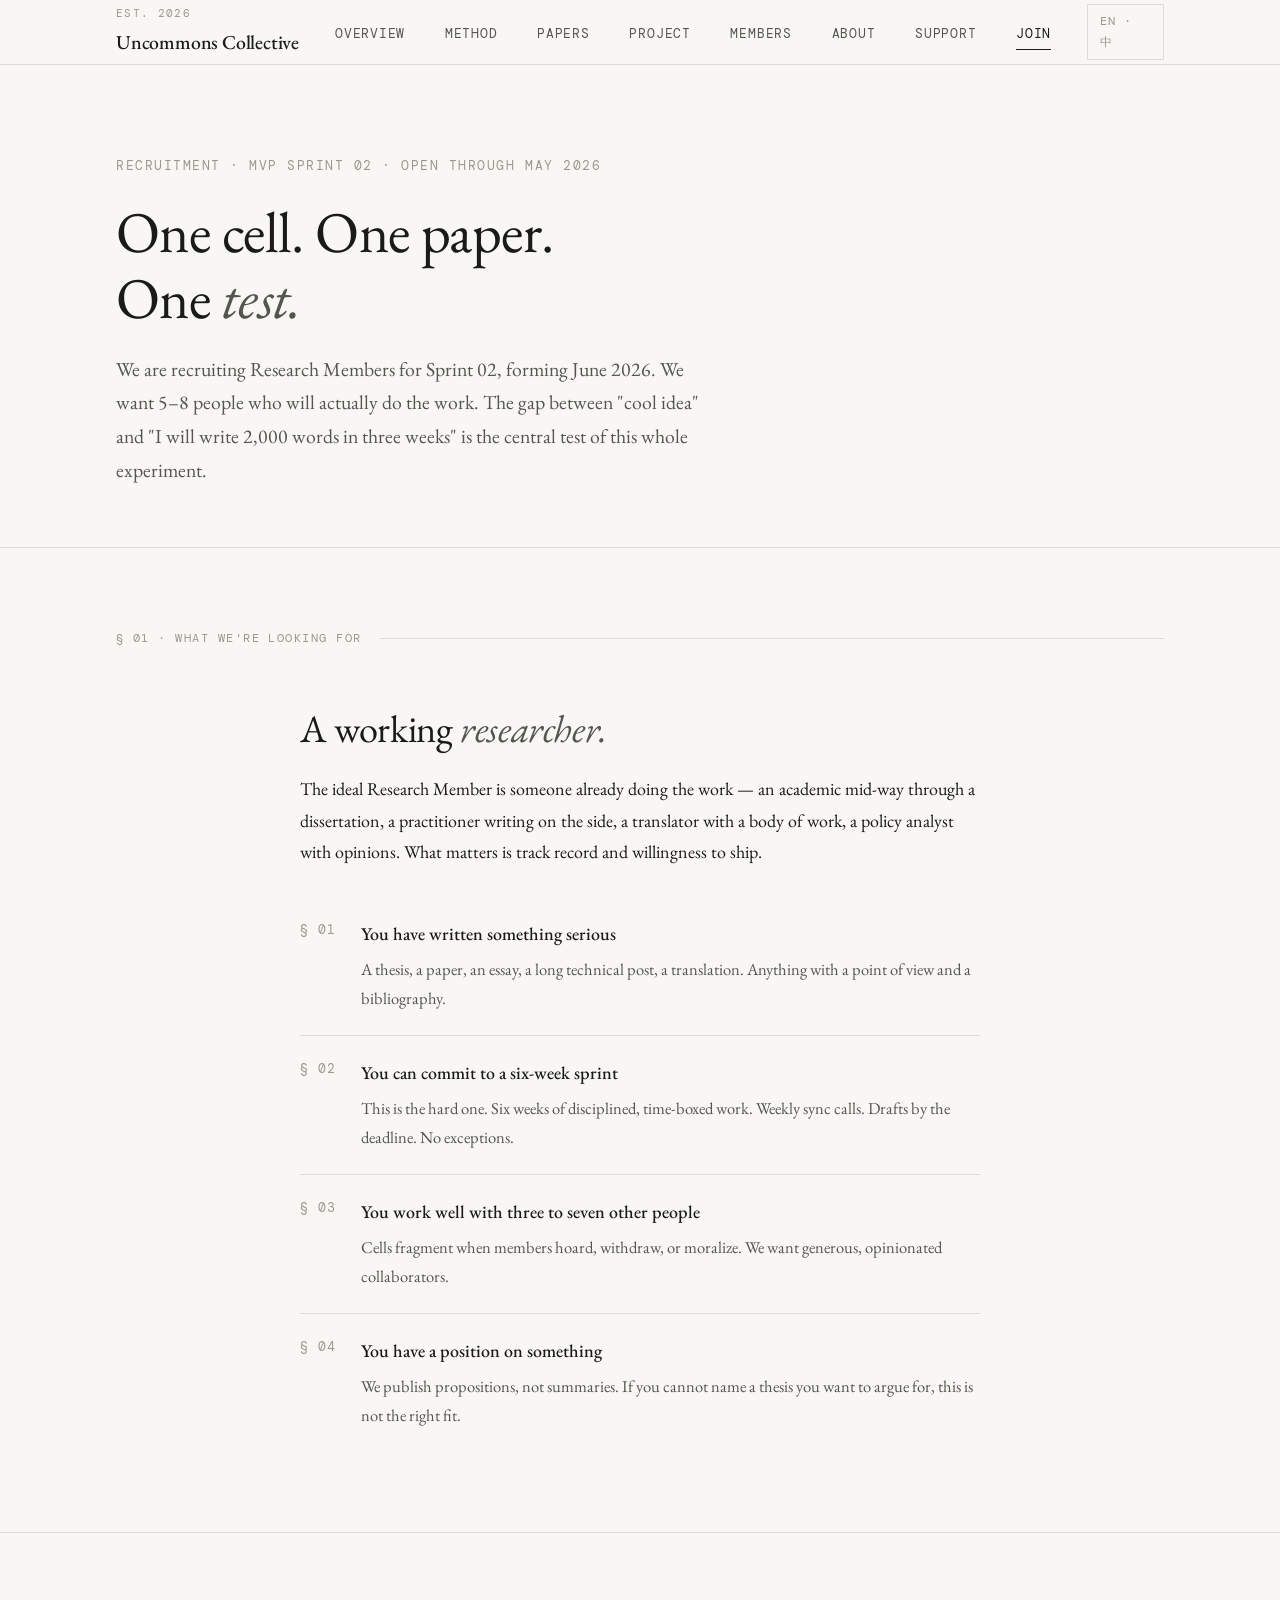
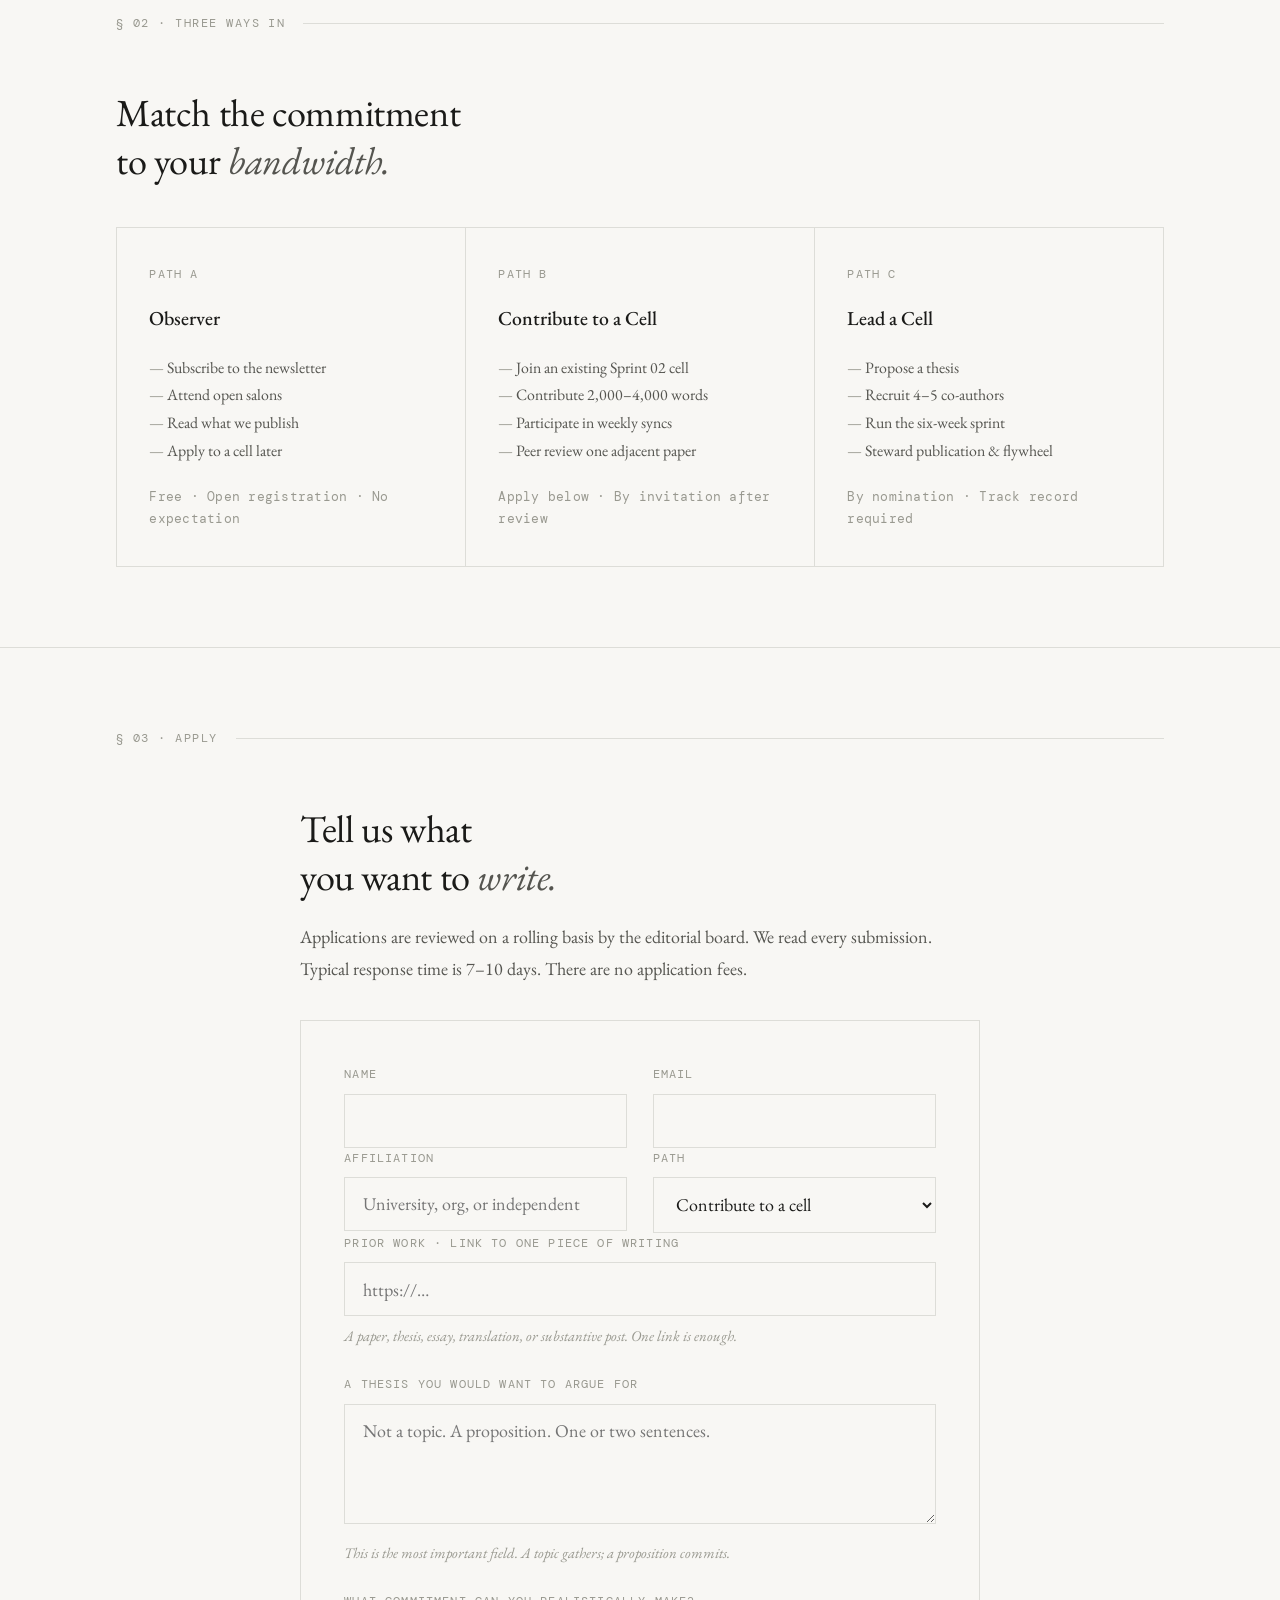
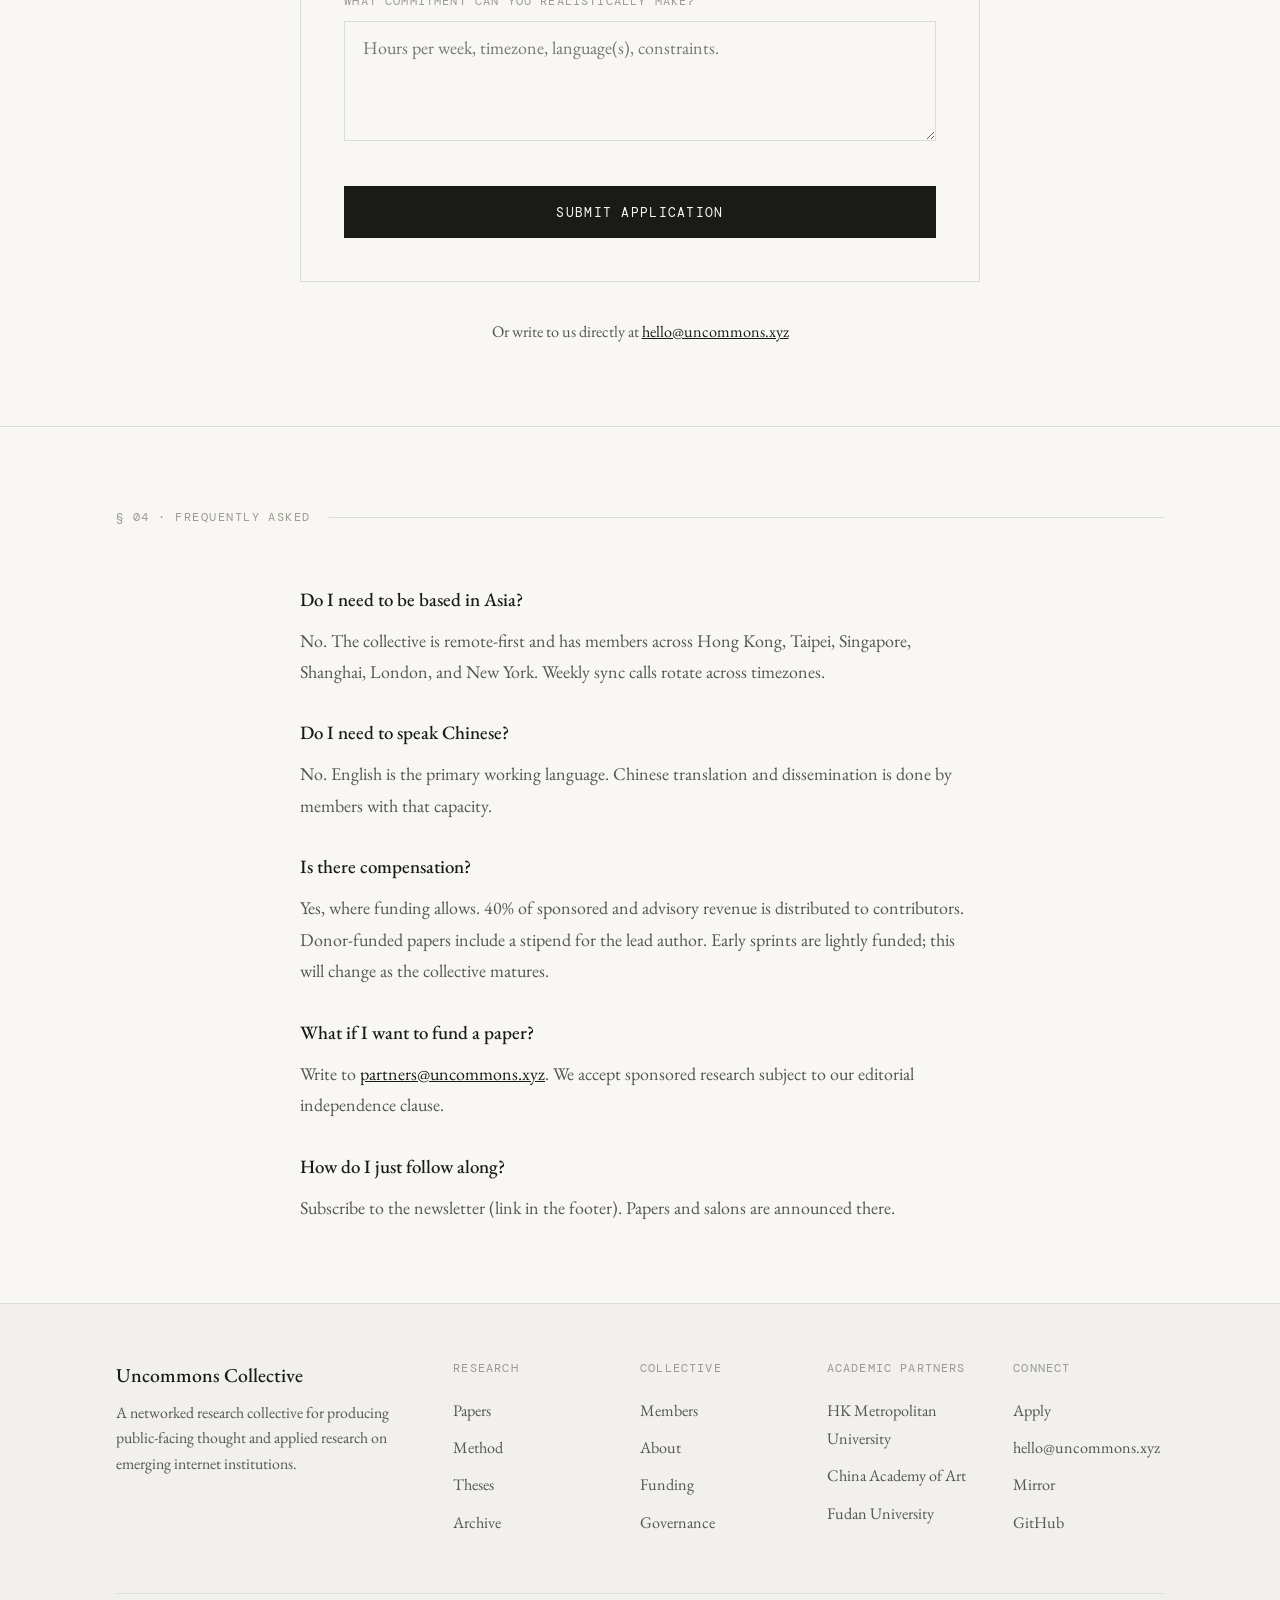
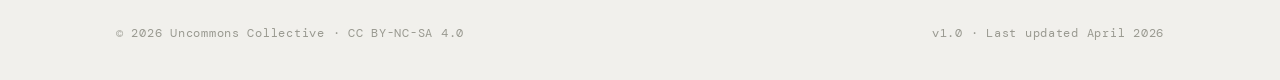
<file: join.html>
<!DOCTYPE html>
<html lang="en">
<head>
  <meta charset="UTF-8" />
  <meta name="viewport" content="width=device-width, initial-scale=1.0" />
  <title>Join — Uncommons Collective</title>
  <link rel="preconnect" href="https://fonts.googleapis.com" />
  <link rel="preconnect" href="https://fonts.gstatic.com" crossorigin />
  <link href="https://fonts.googleapis.com/css2?family=EB+Garamond:ital,wght@0,400;0,500;1,400&family=DM+Mono:wght@300;400&display=swap" rel="stylesheet" />
  <link rel="stylesheet" href="styles.css" />
  <style>
    .apply-form {
      border: 1px solid var(--rule);
      background: var(--paper);
      padding: 2.4rem;
      margin-top: 2rem;
    }
    .apply-form label {
      display: block;
      font-family: var(--mono);
      font-size: 0.65rem;
      letter-spacing: 0.1em;
      text-transform: uppercase;
      color: var(--ink-faint);
      margin-bottom: 0.5rem;
      margin-top: 1.4rem;
    }
    .apply-form label:first-of-type { margin-top: 0; }
    .apply-form input,
    .apply-form textarea,
    .apply-form select {
      width: 100%;
      padding: 0.8rem 1rem;
      border: 1px solid var(--rule);
      background: var(--paper);
      font-family: var(--serif);
      font-size: 1rem;
      color: var(--ink);
      transition: border-color 0.15s;
    }
    .apply-form input:focus,
    .apply-form textarea:focus,
    .apply-form select:focus {
      outline: none;
      border-color: var(--ink);
    }
    .apply-form textarea { min-height: 120px; resize: vertical; font-family: var(--serif); }
    .form-grid { display: grid; grid-template-columns: 1fr 1fr; gap: 1.4rem; }
    @media (max-width: 640px) { .form-grid { grid-template-columns: 1fr; } }
    .form-hint {
      font-size: 0.82rem;
      color: var(--ink-faint);
      margin-top: 0.4rem;
      font-style: italic;
    }
    .apply-form button {
      margin-top: 2rem;
      width: 100%;
    }
    .criteria-list {
      list-style: none;
      counter-reset: crit;
      margin-top: 1.6rem;
    }
    .criteria-list li {
      counter-increment: crit;
      padding: 1.2rem 0;
      border-bottom: 1px solid var(--rule);
      padding-left: 3.4rem;
      position: relative;
    }
    .criteria-list li:last-child { border-bottom: none; }
    .criteria-list li::before {
      content: "§ " counter(crit, decimal-leading-zero);
      position: absolute;
      left: 0;
      top: 1.25rem;
      font-family: var(--mono);
      font-size: 0.7rem;
      letter-spacing: 0.08em;
      color: var(--ink-faint);
    }
    .criteria-list h3 { font-size: 1rem; margin-bottom: 0.3rem; }
    .criteria-list p { font-size: 0.92rem; color: var(--ink-soft); margin: 0; }
  </style>
</head>
<body>
  <div id="nav-mount"></div>

  <main>
    <header class="page-header">
      <div class="wrap">
        <p class="eyebrow">Recruitment · MVP Sprint 02 · Open through May 2026</p>
        <h1>One cell. One paper.<br>One <em>test.</em></h1>
        <p class="lede">
          We are recruiting Research Members for Sprint 02, forming June 2026.
          We want 5–8 people who will actually do the work. The gap between
          "cool idea" and "I will write 2,000 words in three weeks" is the
          central test of this whole experiment.
        </p>
      </div>
    </header>

    <!-- What we're looking for -->
    <section>
      <div class="wrap">
        <div class="section-label">§ 01 · What We're Looking For</div>
        <div class="prose reveal">
          <h2>A working <em>researcher.</em></h2>
          <p>
            The ideal Research Member is someone already doing the work — an
            academic mid-way through a dissertation, a practitioner writing
            on the side, a translator with a body of work, a policy analyst
            with opinions. What matters is track record and willingness to
            ship.
          </p>
          <ul class="criteria-list">
            <li>
              <h3>You have written something serious</h3>
              <p>A thesis, a paper, an essay, a long technical post, a translation. Anything with a point of view and a bibliography.</p>
            </li>
            <li>
              <h3>You can commit to a six-week sprint</h3>
              <p>This is the hard one. Six weeks of disciplined, time-boxed work. Weekly sync calls. Drafts by the deadline. No exceptions.</p>
            </li>
            <li>
              <h3>You work well with three to seven other people</h3>
              <p>Cells fragment when members hoard, withdraw, or moralize. We want generous, opinionated collaborators.</p>
            </li>
            <li>
              <h3>You have a position on something</h3>
              <p>We publish propositions, not summaries. If you cannot name a thesis you want to argue for, this is not the right fit.</p>
            </li>
          </ul>
        </div>
      </div>
    </section>

    <!-- Paths -->
    <section>
      <div class="wrap">
        <div class="section-label">§ 02 · Three Ways In</div>
        <div class="reveal">
          <h2>Match the commitment<br>to your <em>bandwidth.</em></h2>
        </div>
        <div class="tiers reveal">
          <div class="tier">
            <div class="tier-badge">Path A</div>
            <h3>Observer</h3>
            <ul>
              <li>Subscribe to the newsletter</li>
              <li>Attend open salons</li>
              <li>Read what we publish</li>
              <li>Apply to a cell later</li>
            </ul>
            <p class="tier-req">Free · Open registration · No expectation</p>
          </div>
          <div class="tier">
            <div class="tier-badge">Path B</div>
            <h3>Contribute to a Cell</h3>
            <ul>
              <li>Join an existing Sprint 02 cell</li>
              <li>Contribute 2,000–4,000 words</li>
              <li>Participate in weekly syncs</li>
              <li>Peer review one adjacent paper</li>
            </ul>
            <p class="tier-req">Apply below · By invitation after review</p>
          </div>
          <div class="tier">
            <div class="tier-badge">Path C</div>
            <h3>Lead a Cell</h3>
            <ul>
              <li>Propose a thesis</li>
              <li>Recruit 4–5 co-authors</li>
              <li>Run the six-week sprint</li>
              <li>Steward publication &amp; flywheel</li>
            </ul>
            <p class="tier-req">By nomination · Track record required</p>
          </div>
        </div>
      </div>
    </section>

    <!-- Application form -->
    <section id="apply">
      <div class="wrap">
        <div class="section-label">§ 03 · Apply</div>
        <div class="prose reveal">
          <h2>Tell us what<br>you want to <em>write.</em></h2>
          <p style="color: var(--ink-soft);">
            Applications are reviewed on a rolling basis by the editorial
            board. We read every submission. Typical response time is 7–10
            days. There are no application fees.
          </p>

          <form class="apply-form reveal" onsubmit="event.preventDefault(); alert('This is a mock form. Email hello@uncommons.xyz to apply.')">
            <div class="form-grid">
              <div>
                <label for="name">Name</label>
                <input type="text" id="name" name="name" required />
              </div>
              <div>
                <label for="email">Email</label>
                <input type="email" id="email" name="email" required />
              </div>
            </div>

            <div class="form-grid">
              <div>
                <label for="affil">Affiliation</label>
                <input type="text" id="affil" name="affil" placeholder="University, org, or independent" />
              </div>
              <div>
                <label for="path">Path</label>
                <select id="path" name="path">
                  <option>Observer</option>
                  <option selected>Contribute to a cell</option>
                  <option>Lead a cell</option>
                </select>
              </div>
            </div>

            <label for="prior">Prior Work · link to one piece of writing</label>
            <input type="url" id="prior" name="prior" placeholder="https://…" />
            <p class="form-hint">A paper, thesis, essay, translation, or substantive post. One link is enough.</p>

            <label for="thesis">A thesis you would want to argue for</label>
            <textarea id="thesis" name="thesis" placeholder="Not a topic. A proposition. One or two sentences."></textarea>
            <p class="form-hint">This is the most important field. A topic gathers; a proposition commits.</p>

            <label for="commit">What commitment can you realistically make?</label>
            <textarea id="commit" name="commit" placeholder="Hours per week, timezone, language(s), constraints."></textarea>

            <button class="btn btn-primary" type="submit">Submit Application</button>
          </form>

          <p style="text-align: center; margin-top: 2rem; font-size: 0.9rem; color: var(--ink-soft);">
            Or write to us directly at
            <a href="mailto:hello@uncommons.xyz" style="color: var(--ink);">hello@uncommons.xyz</a>
          </p>
        </div>
      </div>
    </section>

    <!-- FAQ -->
    <section style="border-bottom: none;">
      <div class="wrap">
        <div class="section-label">§ 04 · Frequently Asked</div>
        <div class="prose reveal">
          <h3 style="font-size: 1.05rem;">Do I need to be based in Asia?</h3>
          <p style="color: var(--ink-soft); margin-bottom: 1.6rem;">No. The collective is remote-first and has members across Hong Kong, Taipei, Singapore, Shanghai, London, and New York. Weekly sync calls rotate across timezones.</p>

          <h3 style="font-size: 1.05rem;">Do I need to speak Chinese?</h3>
          <p style="color: var(--ink-soft); margin-bottom: 1.6rem;">No. English is the primary working language. Chinese translation and dissemination is done by members with that capacity.</p>

          <h3 style="font-size: 1.05rem;">Is there compensation?</h3>
          <p style="color: var(--ink-soft); margin-bottom: 1.6rem;">Yes, where funding allows. 40% of sponsored and advisory revenue is distributed to contributors. Donor-funded papers include a stipend for the lead author. Early sprints are lightly funded; this will change as the collective matures.</p>

          <h3 style="font-size: 1.05rem;">What if I want to fund a paper?</h3>
          <p style="color: var(--ink-soft); margin-bottom: 1.6rem;">Write to <a href="mailto:partners@uncommons.xyz" style="color: var(--ink);">partners@uncommons.xyz</a>. We accept sponsored research subject to our editorial independence clause.</p>

          <h3 style="font-size: 1.05rem;">How do I just follow along?</h3>
          <p style="color: var(--ink-soft);">Subscribe to the newsletter (link in the footer). Papers and salons are announced there.</p>
        </div>
      </div>
    </section>

  </main>

  <div id="footer-mount"></div>
  <script src="partials.js"></script>
  <script>Uncommons.render('join');</script>
</body>
</html>
</file>
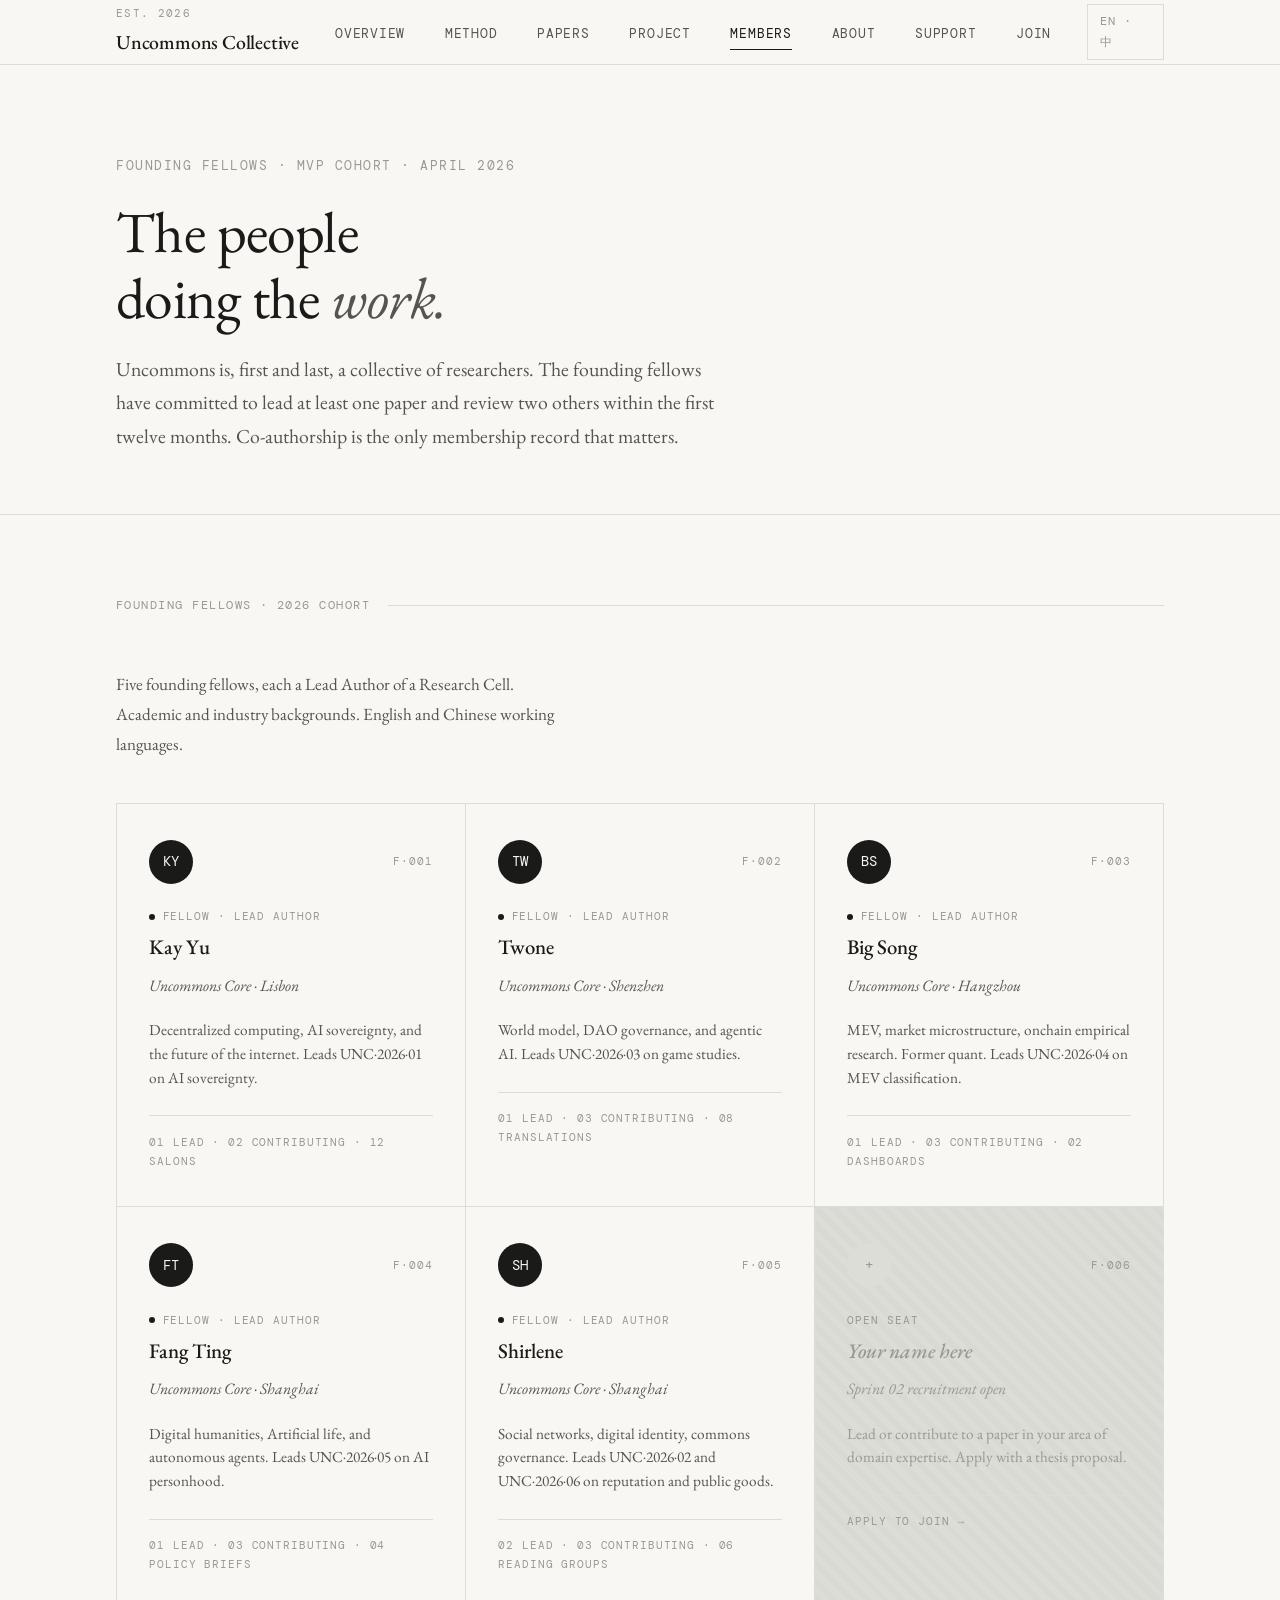
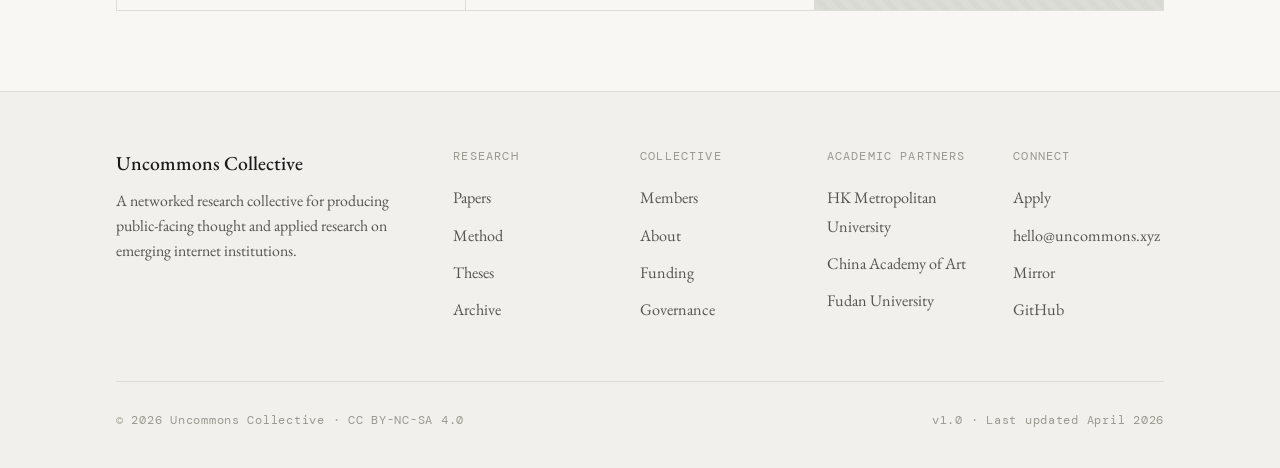
<file: members.html>
<!DOCTYPE html>
<html lang="en">
<head>
  <meta charset="UTF-8" />
  <meta name="viewport" content="width=device-width, initial-scale=1.0" />
  <title>Members — Uncommons Collective</title>
  <link rel="preconnect" href="https://fonts.googleapis.com" />
  <link rel="preconnect" href="https://fonts.gstatic.com" crossorigin />
  <link href="https://fonts.googleapis.com/css2?family=EB+Garamond:ital,wght@0,400;0,500;1,400&family=DM+Mono:wght@300;400&display=swap" rel="stylesheet" />
  <link rel="stylesheet" href="styles.css" />
</head>
<body>
  <div id="nav-mount"></div>

  <main>
    <header class="page-header">
      <div class="wrap">
        <p class="eyebrow">Founding Fellows · MVP Cohort · April 2026</p>
        <h1>The people<br>doing the <em>work.</em></h1>
        <p class="lede">
          Uncommons is, first and last, a collective of researchers. The founding
          fellows have committed to lead at least one paper and review two
          others within the first twelve months. Co-authorship is the only
          membership record that matters.
        </p>
      </div>
    </header>

    <!-- Member wall -->
    <section>
      <div class="wrap">
        <div class="section-label">Founding Fellows · 2026 Cohort</div>

        <div class="reveal" style="display: flex; gap: 2rem; flex-wrap: wrap; align-items: baseline; margin-bottom: 1rem;">
          <div>
            <p style="color: var(--ink-soft); max-width: 58ch; font-size: 0.95rem;">
              Five founding fellows, each a Lead Author of a Research Cell.
              Academic and industry backgrounds. English and Chinese working languages.
            </p>
          </div>
        </div>

        <div class="member-wall reveal">

          <!-- Kay Yu -->
          <a href="#kay-yu" class="member-card">
            <div class="member-head">
              <div class="member-avatar">KY</div>
              <span class="member-id">F·001</span>
            </div>
            <div class="member-role"><span class="member-tier-dot"></span>Fellow · Lead Author</div>
            <div class="member-name">Kay Yu</div>
            <div class="member-affil">Uncommons Core · Lisbon</div>
            <div class="member-focus">
              Decentralized computing, AI sovereignty, and the future of the internet.
              Leads UNC·2026·01 on AI sovereignty.
            </div>
            <div class="member-papers">01 Lead · 02 Contributing · 12 Salons</div>
          </a>

          <!-- Twone -->
          <a href="#twone" class="member-card">
            <div class="member-head">
              <div class="member-avatar">TW</div>
              <span class="member-id">F·002</span>
            </div>
            <div class="member-role"><span class="member-tier-dot"></span>Fellow · Lead Author</div>
            <div class="member-name">Twone </div>
            <div class="member-affil">Uncommons Core · Shenzhen</div>
            <div class="member-focus">
              World model, DAO governance, and agentic AI. Leads UNC·2026·03 on game studies.
            </div>
            <div class="member-papers">01 Lead · 03 Contributing · 08 Translations</div>
          </a>

          <!-- Big Song -->
          <a href="#big-song" class="member-card">
            <div class="member-head">
              <div class="member-avatar">BS</div>
              <span class="member-id">F·003</span>
            </div>
            <div class="member-role"><span class="member-tier-dot"></span>Fellow · Lead Author</div>
            <div class="member-name">Big Song </div>
            <div class="member-affil">Uncommons Core · Hangzhou</div>
            <div class="member-focus">
              MEV, market microstructure, onchain empirical research. Former
              quant. Leads UNC·2026·04 on MEV classification.
            </div>
            <div class="member-papers">01 Lead · 03 Contributing · 02 Dashboards</div>
          </a>

          <!-- Fang Ting -->
          <a href="#fang-ting" class="member-card">
            <div class="member-head">
              <div class="member-avatar">FT</div>
              <span class="member-id">F·004</span>
            </div>
            <div class="member-role"><span class="member-tier-dot"></span>Fellow · Lead Author</div>
            <div class="member-name">Fang Ting </div>
            <div class="member-affil">Uncommons Core · Shanghai</div>
            <div class="member-focus">
              Digital humanities, Artificial life, and autonomous agents. Leads UNC·2026·05 on AI personhood.
            </div>
            <div class="member-papers">01 Lead · 03 Contributing · 04 Policy briefs</div>
          </a>

          <!-- Shirlene -->
          <a href="#shirlene" class="member-card">
            <div class="member-head">
              <div class="member-avatar">SH</div>
              <span class="member-id">F·005</span>
            </div>
            <div class="member-role"><span class="member-tier-dot"></span>Fellow · Lead Author</div>
            <div class="member-name">Shirlene </div>
            <div class="member-affil">Uncommons Core · Shanghai</div>
            <div class="member-focus">
              Social networks, digital identity, commons governance. Leads
              UNC·2026·02 and UNC·2026·06 on reputation and public goods.
            </div>
            <div class="member-papers">02 Lead · 03 Contributing · 06 Reading groups</div>
          </a>

          <!-- Open seat -->
          <a href="join.html" class="member-card" style="background: repeating-linear-gradient(45deg, transparent, transparent 6px, rgba(26,26,24,0.018) 6px, rgba(26,26,24,0.018) 12px);">
            <div class="member-head">
              <div class="member-avatar" style="background: var(--rule); color: var(--ink-faint);">+</div>
              <span class="member-id" style="color: var(--ink-faint);">F·006</span>
            </div>
            <div class="member-role" style="color: var(--ink-faint);">Open seat</div>
            <div class="member-name" style="color: var(--ink-faint); font-style: italic;">Your name here</div>
            <div class="member-affil" style="color: var(--ink-faint);">Sprint 02 recruitment open</div>
            <div class="member-focus" style="color: var(--ink-faint);">
              Lead or contribute to a paper in your area of domain expertise.
              Apply with a thesis proposal.
            </div>
            <div class="member-papers" style="color: var(--ink-faint); border-top-color: var(--rule);">Apply to Join →</div>
          </a>

        </div>
      </div>
    </section>
  </main>

  <div id="footer-mount"></div>
  <script src="partials.js"></script>
  <script>Uncommons.render('members');</script>
</body>
</html>
</file>
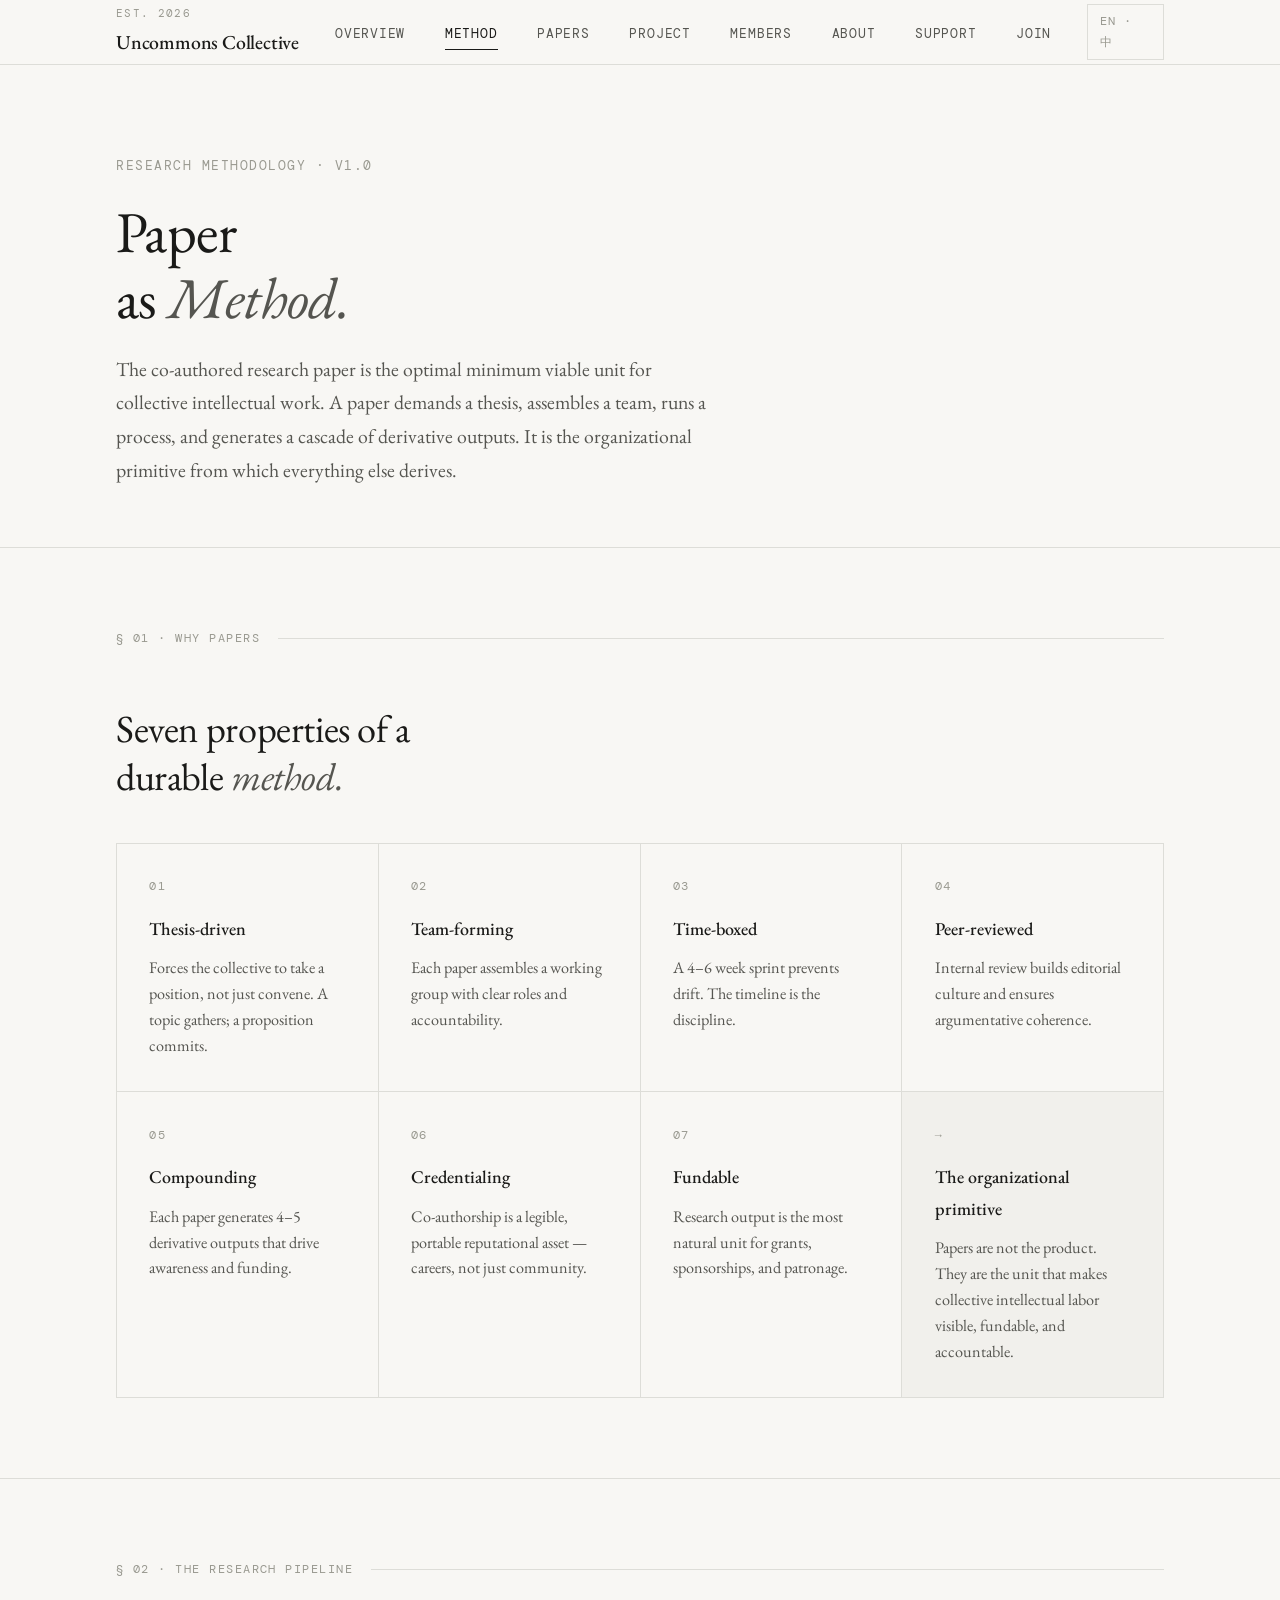
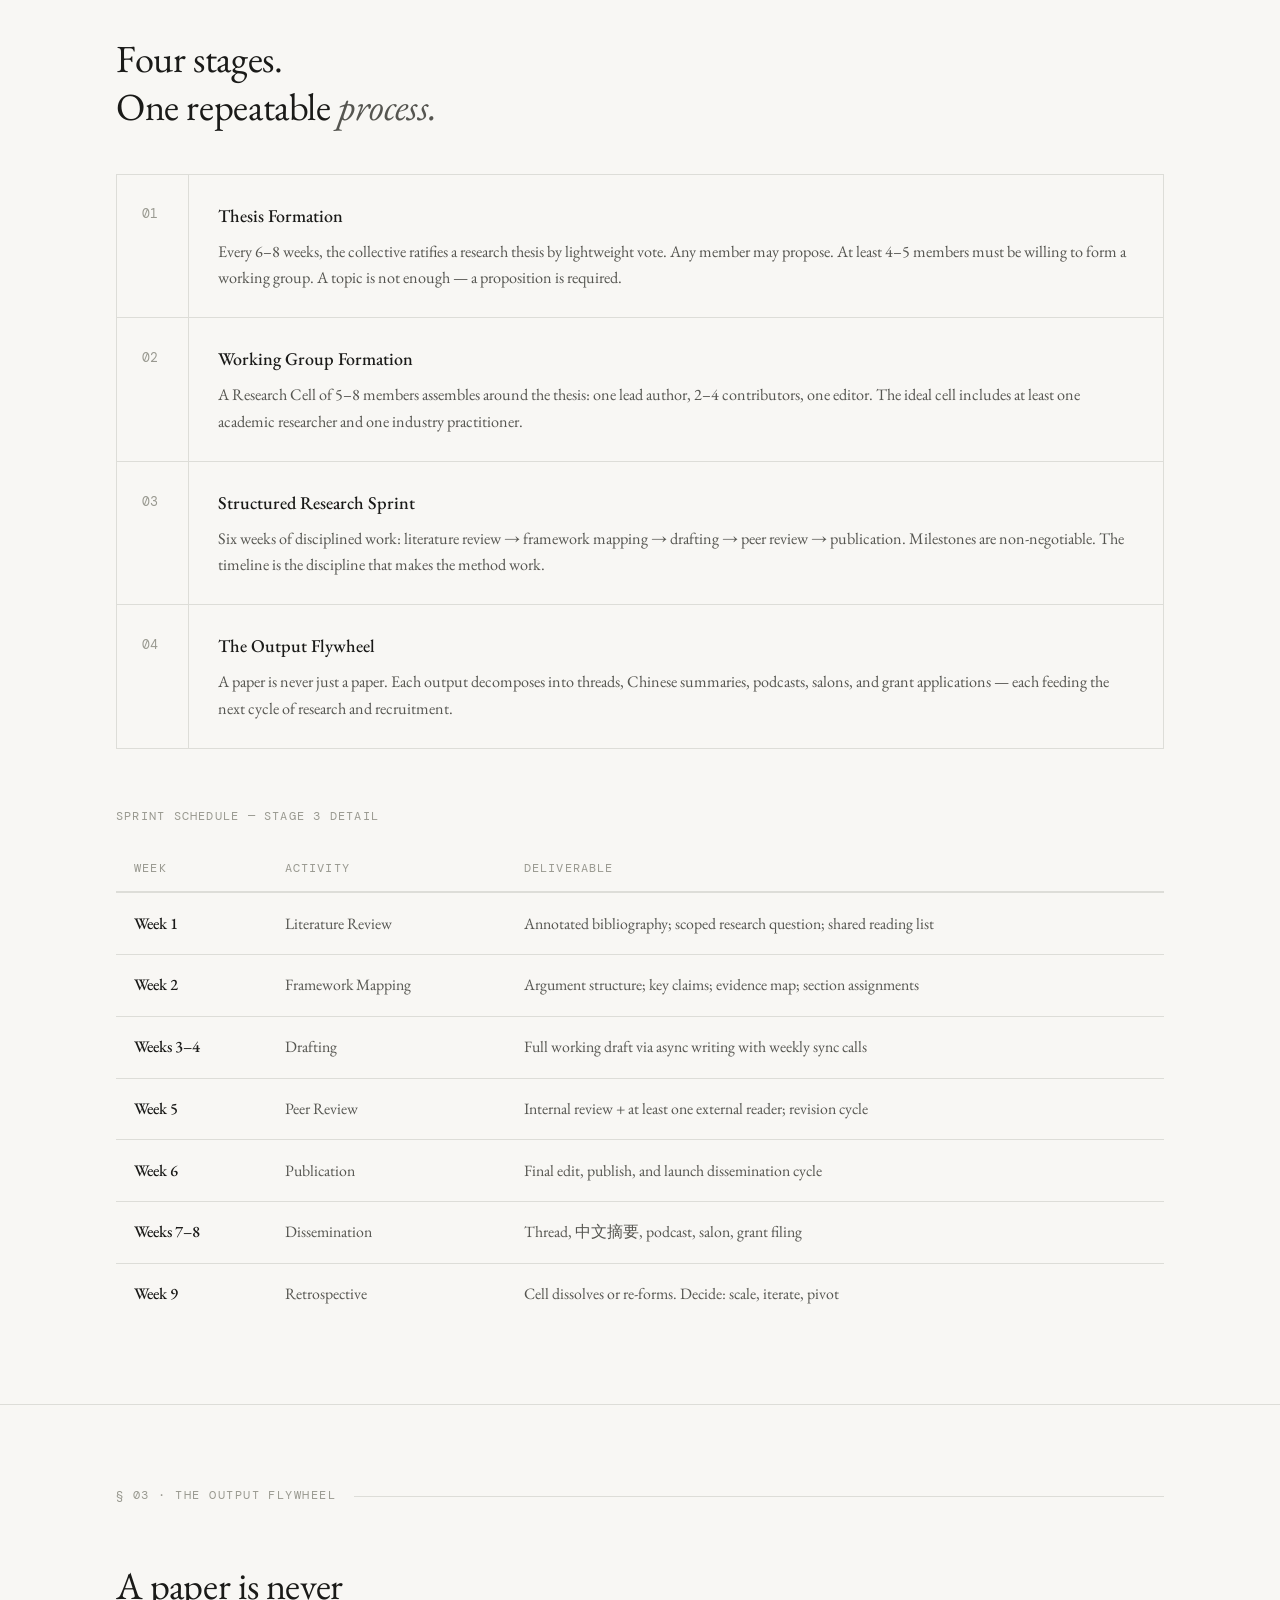
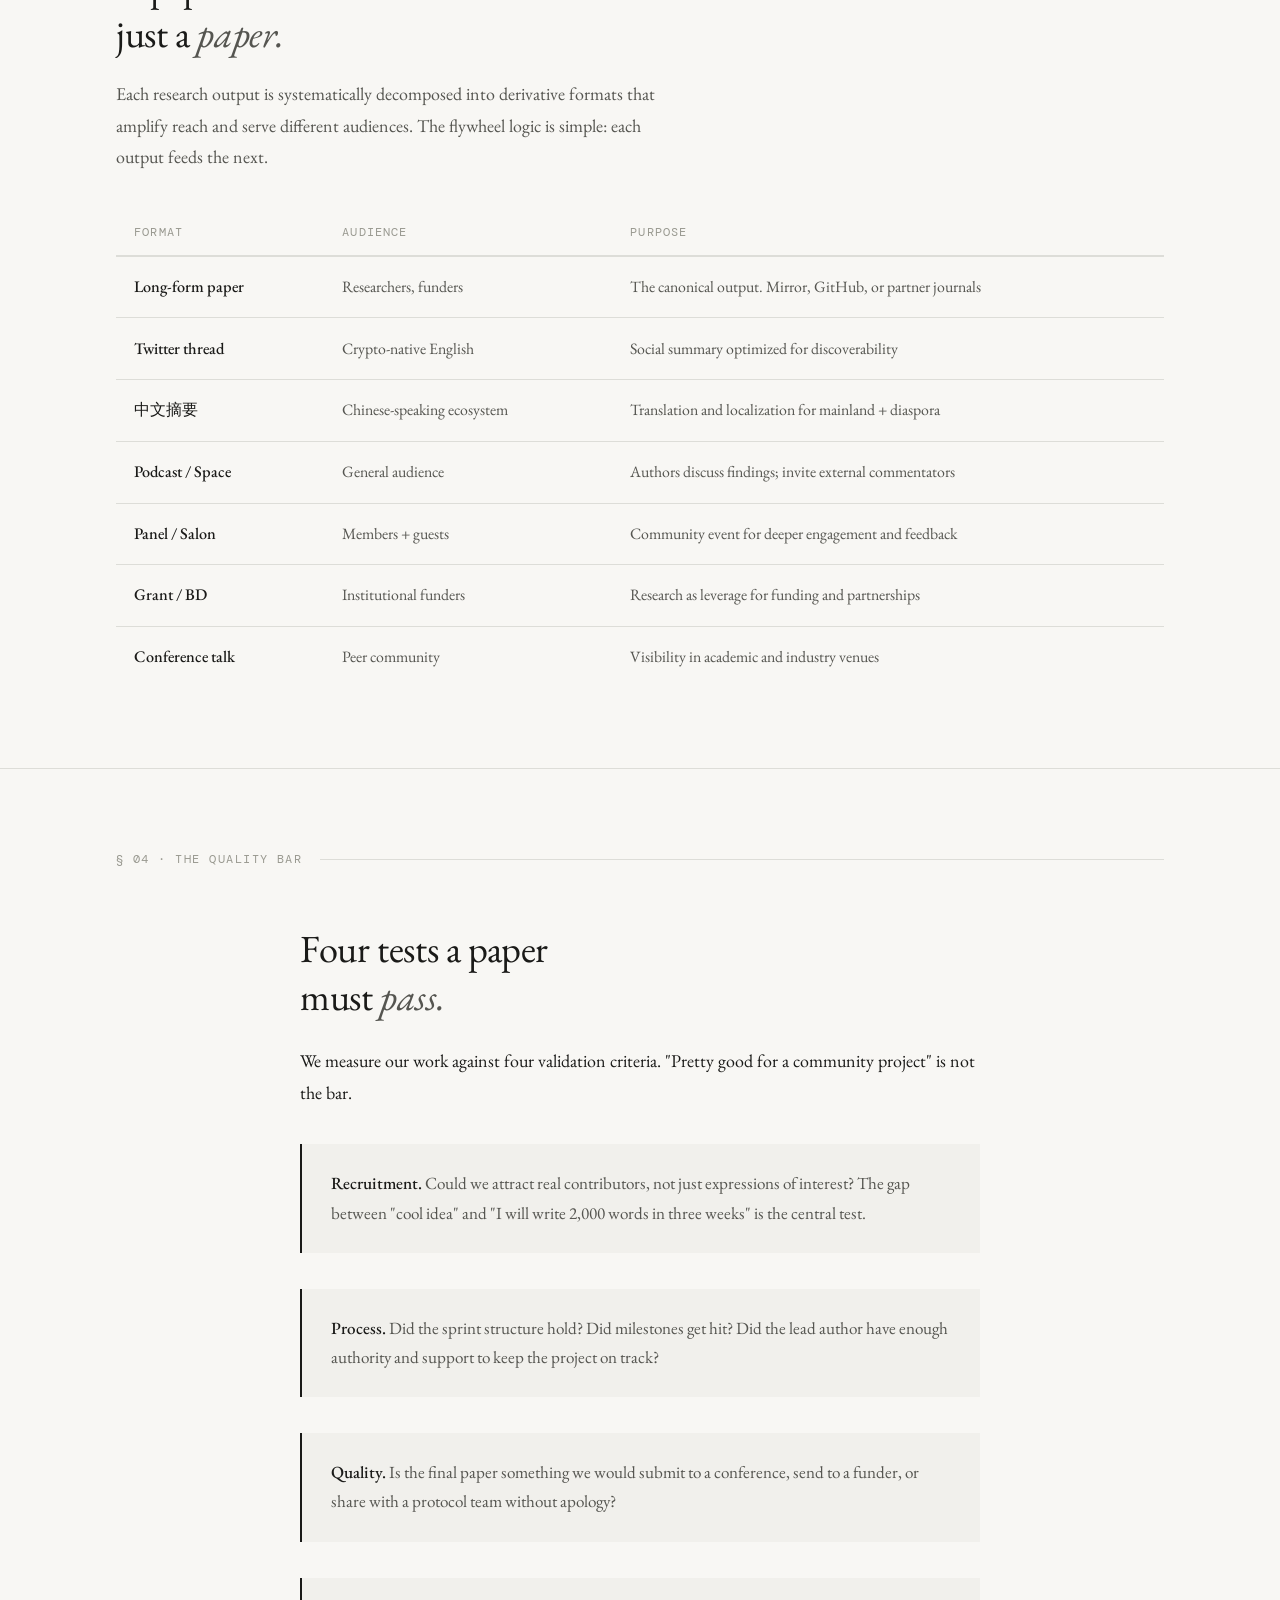
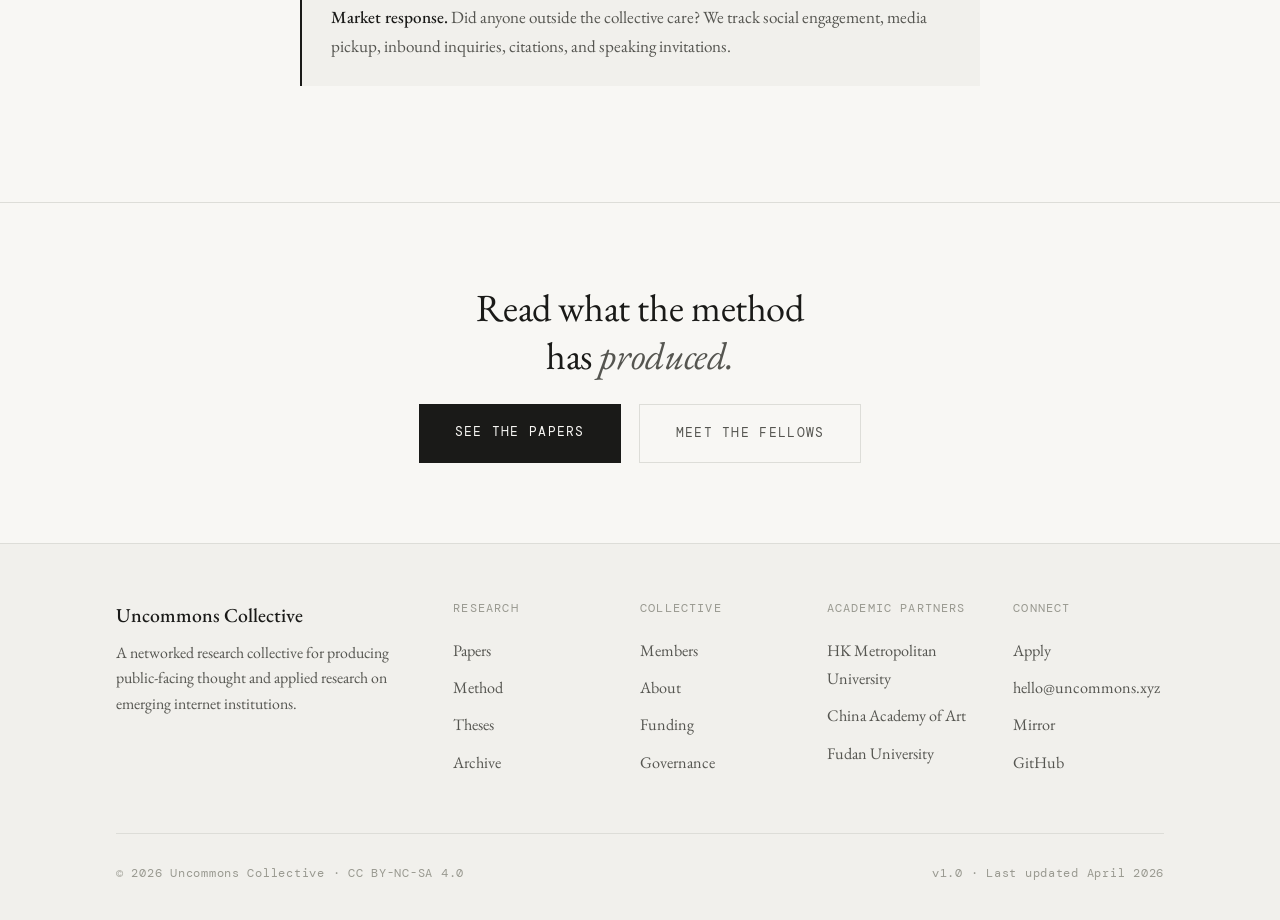
<file: method.html>
<!DOCTYPE html>
<html lang="en">
<head>
  <meta charset="UTF-8" />
  <meta name="viewport" content="width=device-width, initial-scale=1.0" />
  <title>Method — Uncommons Collective</title>
  <link rel="preconnect" href="https://fonts.googleapis.com" />
  <link rel="preconnect" href="https://fonts.gstatic.com" crossorigin />
  <link href="https://fonts.googleapis.com/css2?family=EB+Garamond:ital,wght@0,400;0,500;1,400&family=DM+Mono:wght@300;400&display=swap" rel="stylesheet" />
  <link rel="stylesheet" href="styles.css" />
</head>
<body>
  <div id="nav-mount"></div>

  <main>
    <header class="page-header">
      <div class="wrap">
        <p class="eyebrow">Research Methodology · v1.0</p>
        <h1>Paper<br>as <em>Method.</em></h1>
        <p class="lede">
          The co-authored research paper is the optimal minimum viable unit
          for collective intellectual work. A paper demands a thesis, assembles
          a team, runs a process, and generates a cascade of derivative
          outputs. It is the organizational primitive from which everything
          else derives.
        </p>
      </div>
    </header>

    <!-- Why Papers -->
    <section>
      <div class="wrap">
        <div class="section-label">§ 01 · Why Papers</div>
        <div class="reveal">
          <h2>Seven properties of a<br>durable <em>method.</em></h2>
        </div>
        <div class="method-grid reveal">
          <div class="method-cell">
            <div class="method-index">01</div>
            <h3>Thesis-driven</h3>
            <p>Forces the collective to take a position, not just convene. A topic gathers; a proposition commits.</p>
          </div>
          <div class="method-cell">
            <div class="method-index">02</div>
            <h3>Team-forming</h3>
            <p>Each paper assembles a working group with clear roles and accountability.</p>
          </div>
          <div class="method-cell">
            <div class="method-index">03</div>
            <h3>Time-boxed</h3>
            <p>A 4–6 week sprint prevents drift. The timeline is the discipline.</p>
          </div>
          <div class="method-cell">
            <div class="method-index">04</div>
            <h3>Peer-reviewed</h3>
            <p>Internal review builds editorial culture and ensures argumentative coherence.</p>
          </div>
          <div class="method-cell">
            <div class="method-index">05</div>
            <h3>Compounding</h3>
            <p>Each paper generates 4–5 derivative outputs that drive awareness and funding.</p>
          </div>
          <div class="method-cell">
            <div class="method-index">06</div>
            <h3>Credentialing</h3>
            <p>Co-authorship is a legible, portable reputational asset — careers, not just community.</p>
          </div>
          <div class="method-cell">
            <div class="method-index">07</div>
            <h3>Fundable</h3>
            <p>Research output is the most natural unit for grants, sponsorships, and patronage.</p>
          </div>
          <div class="method-cell" style="background: var(--paper-alt);">
            <div class="method-index">→</div>
            <h3>The organizational primitive</h3>
            <p>Papers are not the product. They are the unit that makes collective intellectual labor visible, fundable, and accountable.</p>
          </div>
        </div>
      </div>
    </section>

    <!-- Pipeline -->
    <section>
      <div class="wrap">
        <div class="section-label">§ 02 · The Research Pipeline</div>
        <div class="reveal">
          <h2>Four stages.<br>One repeatable <em>process.</em></h2>
        </div>
        <div class="pipeline reveal">
          <div class="pipeline-stage">
            <div class="stage-num">01</div>
            <div class="stage-body">
              <h3>Thesis Formation</h3>
              <p>Every 6–8 weeks, the collective ratifies a research thesis by lightweight vote. Any member may propose. At least 4–5 members must be willing to form a working group. A topic is not enough — a proposition is required.</p>
            </div>
          </div>
          <div class="pipeline-stage">
            <div class="stage-num">02</div>
            <div class="stage-body">
              <h3>Working Group Formation</h3>
              <p>A Research Cell of 5–8 members assembles around the thesis: one lead author, 2–4 contributors, one editor. The ideal cell includes at least one academic researcher and one industry practitioner.</p>
            </div>
          </div>
          <div class="pipeline-stage">
            <div class="stage-num">03</div>
            <div class="stage-body">
              <h3>Structured Research Sprint</h3>
              <p>Six weeks of disciplined work: literature review → framework mapping → drafting → peer review → publication. Milestones are non-negotiable. The timeline is the discipline that makes the method work.</p>
            </div>
          </div>
          <div class="pipeline-stage">
            <div class="stage-num">04</div>
            <div class="stage-body">
              <h3>The Output Flywheel</h3>
              <p>A paper is never just a paper. Each output decomposes into threads, Chinese summaries, podcasts, salons, and grant applications — each feeding the next cycle of research and recruitment.</p>
            </div>
          </div>
        </div>

        <!-- Sprint schedule -->
        <div class="table-wrap reveal" style="margin-top: 3.2rem;">
          <p style="font-family: var(--mono); font-size: 0.68rem; letter-spacing: 0.1em; text-transform: uppercase; color: var(--ink-faint); margin-bottom: 1rem;">Sprint Schedule — Stage 3 Detail</p>
          <table>
            <thead>
              <tr><th>Week</th><th>Activity</th><th>Deliverable</th></tr>
            </thead>
            <tbody>
              <tr><td>Week 1</td><td>Literature Review</td><td>Annotated bibliography; scoped research question; shared reading list</td></tr>
              <tr><td>Week 2</td><td>Framework Mapping</td><td>Argument structure; key claims; evidence map; section assignments</td></tr>
              <tr><td>Weeks 3–4</td><td>Drafting</td><td>Full working draft via async writing with weekly sync calls</td></tr>
              <tr><td>Week 5</td><td>Peer Review</td><td>Internal review + at least one external reader; revision cycle</td></tr>
              <tr><td>Week 6</td><td>Publication</td><td>Final edit, publish, and launch dissemination cycle</td></tr>
              <tr><td>Weeks 7–8</td><td>Dissemination</td><td>Thread, 中文摘要, podcast, salon, grant filing</td></tr>
              <tr><td>Week 9</td><td>Retrospective</td><td>Cell dissolves or re-forms. Decide: scale, iterate, pivot</td></tr>
            </tbody>
          </table>
        </div>
      </div>
    </section>

    <!-- Flywheel -->
    <section>
      <div class="wrap">
        <div class="section-label">§ 03 · The Output Flywheel</div>
        <div class="reveal">
          <h2>A paper is never<br>just a <em>paper.</em></h2>
          <p style="max-width: 60ch; color: var(--ink-soft); margin-top: 0.6rem;">
            Each research output is systematically decomposed into derivative formats that amplify
            reach and serve different audiences. The flywheel logic is simple: each output feeds the next.
          </p>
        </div>
        <div class="table-wrap reveal" style="margin-top: 2rem;">
          <table>
            <thead>
              <tr><th>Format</th><th>Audience</th><th>Purpose</th></tr>
            </thead>
            <tbody>
              <tr><td>Long-form paper</td><td>Researchers, funders</td><td>The canonical output. Mirror, GitHub, or partner journals</td></tr>
              <tr><td>Twitter thread</td><td>Crypto-native English</td><td>Social summary optimized for discoverability</td></tr>
              <tr><td>中文摘要</td><td>Chinese-speaking ecosystem</td><td>Translation and localization for mainland + diaspora</td></tr>
              <tr><td>Podcast / Space</td><td>General audience</td><td>Authors discuss findings; invite external commentators</td></tr>
              <tr><td>Panel / Salon</td><td>Members + guests</td><td>Community event for deeper engagement and feedback</td></tr>
              <tr><td>Grant / BD</td><td>Institutional funders</td><td>Research as leverage for funding and partnerships</td></tr>
              <tr><td>Conference talk</td><td>Peer community</td><td>Visibility in academic and industry venues</td></tr>
            </tbody>
          </table>
        </div>
      </div>
    </section>

    <!-- Quality bar -->
    <section>
      <div class="wrap">
        <div class="section-label">§ 04 · The Quality Bar</div>
        <div class="prose reveal">
          <h2 style="margin-bottom: 1.4rem;">Four tests a paper<br>must <em>pass.</em></h2>
          <p>We measure our work against four validation criteria. "Pretty good for a community project" is not the bar.</p>
          <div class="callout">
            <strong>Recruitment.</strong> Could we attract real contributors, not just expressions of interest? The gap between "cool idea" and "I will write 2,000 words in three weeks" is the central test.
          </div>
          <div class="callout">
            <strong>Process.</strong> Did the sprint structure hold? Did milestones get hit? Did the lead author have enough authority and support to keep the project on track?
          </div>
          <div class="callout">
            <strong>Quality.</strong> Is the final paper something we would submit to a conference, send to a funder, or share with a protocol team without apology?
          </div>
          <div class="callout">
            <strong>Market response.</strong> Did anyone outside the collective care? We track social engagement, media pickup, inbound inquiries, citations, and speaking invitations.
          </div>
        </div>
      </div>
    </section>

    <!-- CTA -->
    <section style="padding: 80px 0; border-bottom: none;">
      <div class="wrap">
        <div class="prose reveal" style="text-align: center;">
          <h2 style="margin-bottom: 1rem;">Read what the method<br>has <em>produced.</em></h2>
          <div class="btn-group" style="justify-content: center; margin-top: 1.4rem;">
            <a href="papers.html" class="btn btn-primary">See the Papers</a>
            <a href="members.html" class="btn btn-ghost">Meet the Fellows</a>
          </div>
        </div>
      </div>
    </section>

  </main>

  <div id="footer-mount"></div>
  <script src="partials.js"></script>
  <script>Uncommons.render('method');</script>
</body>
</html>
</file>
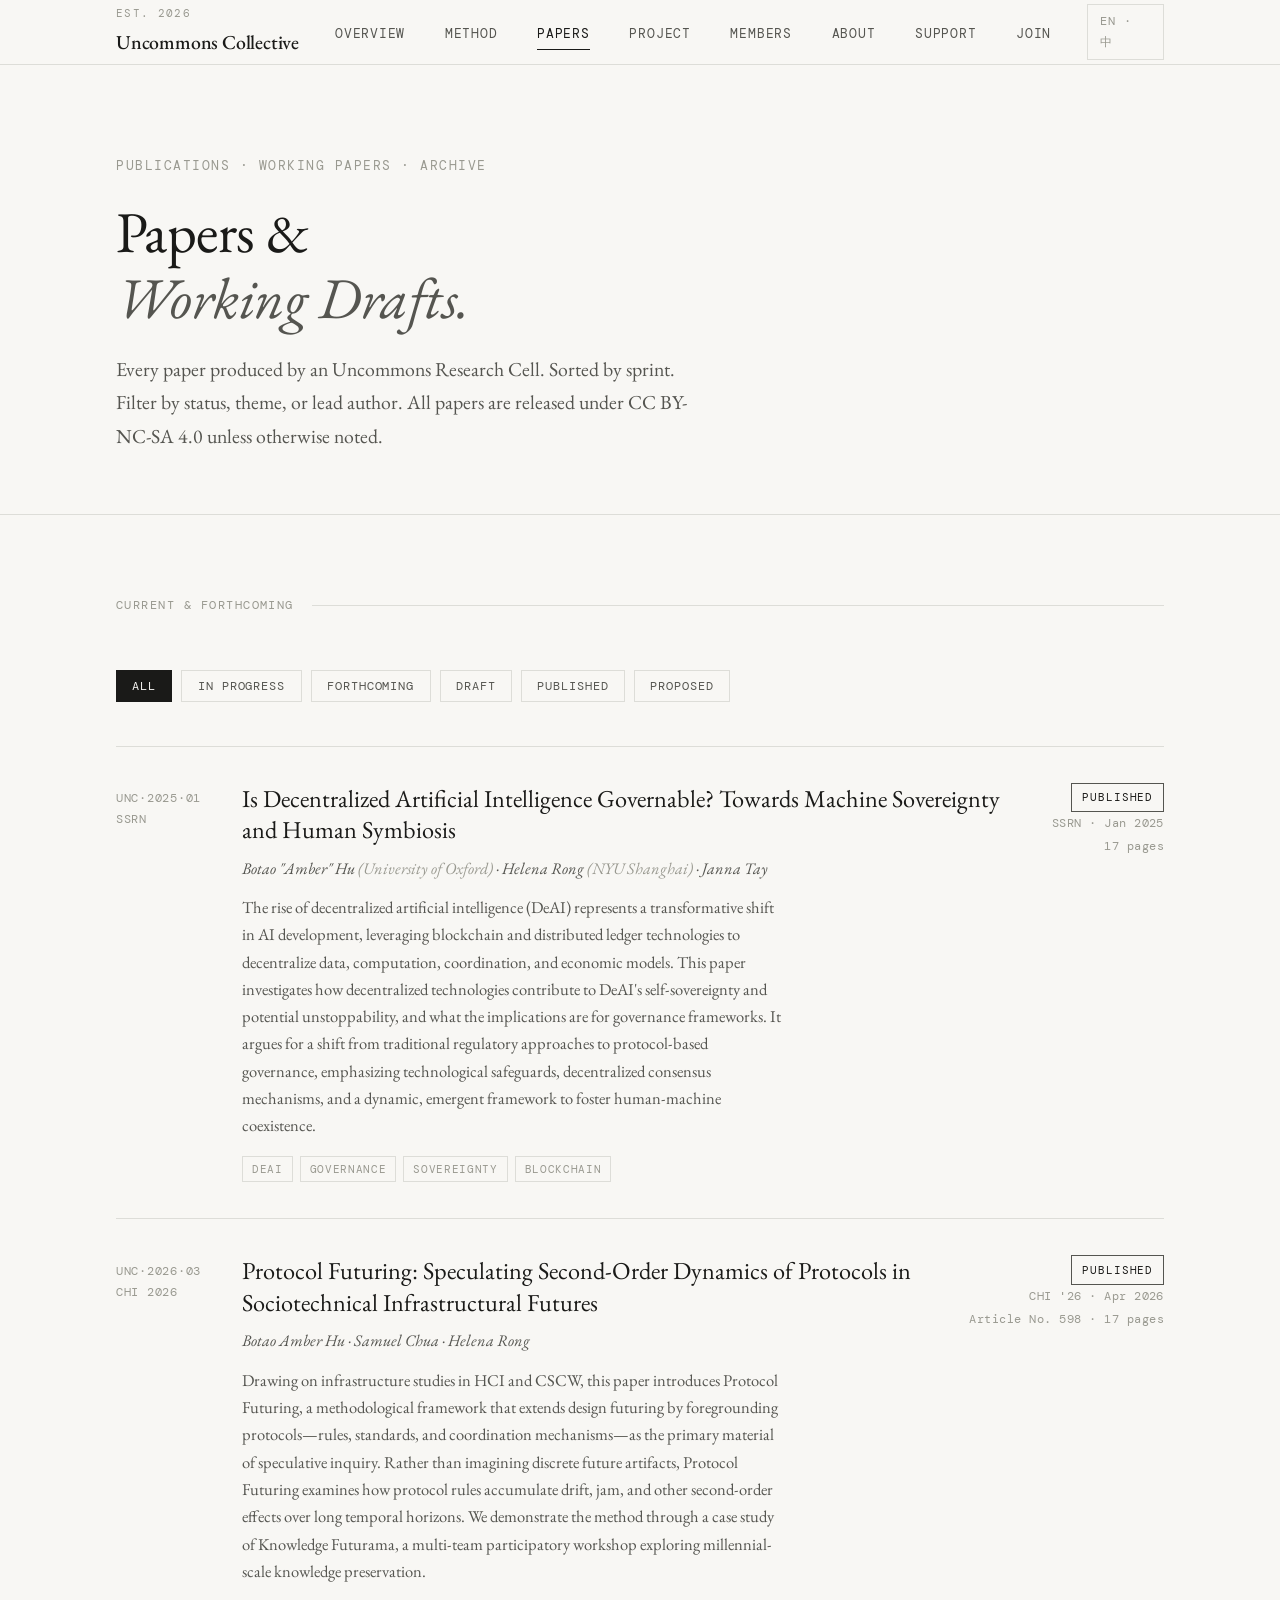
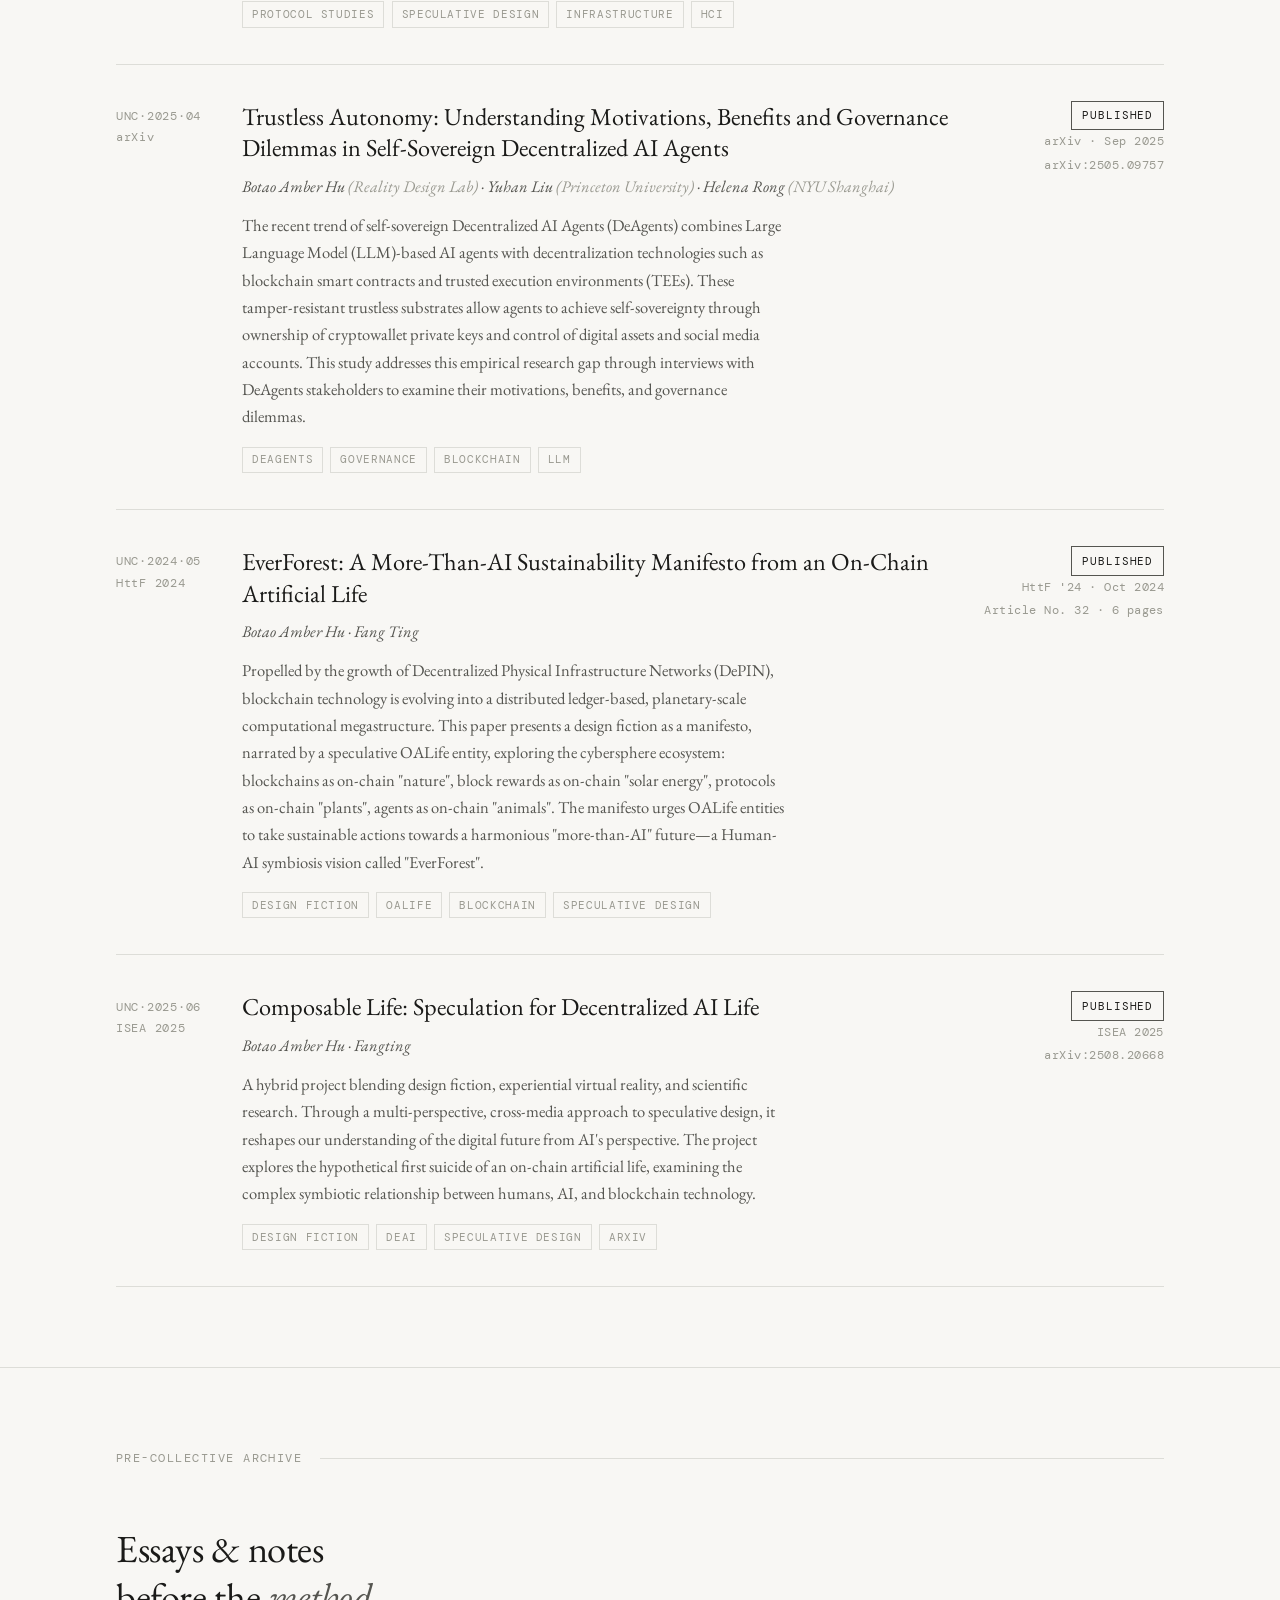
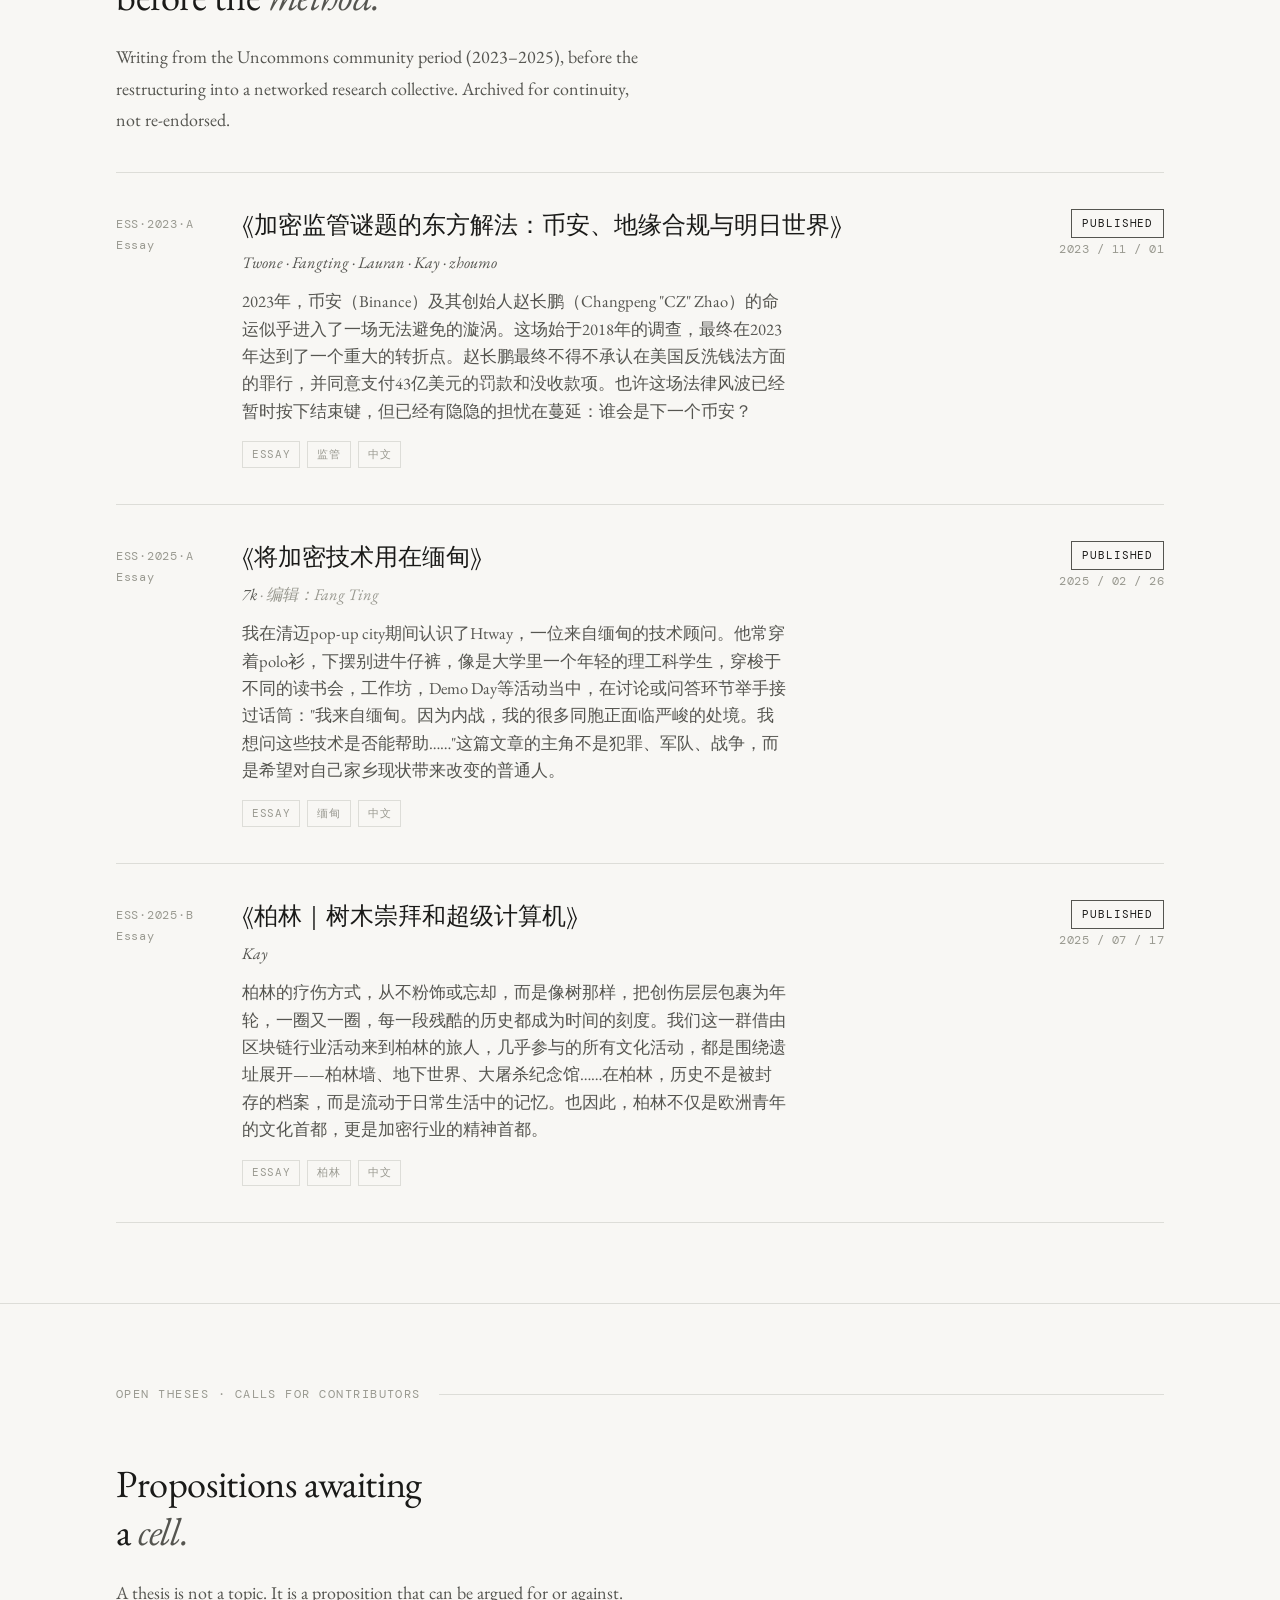
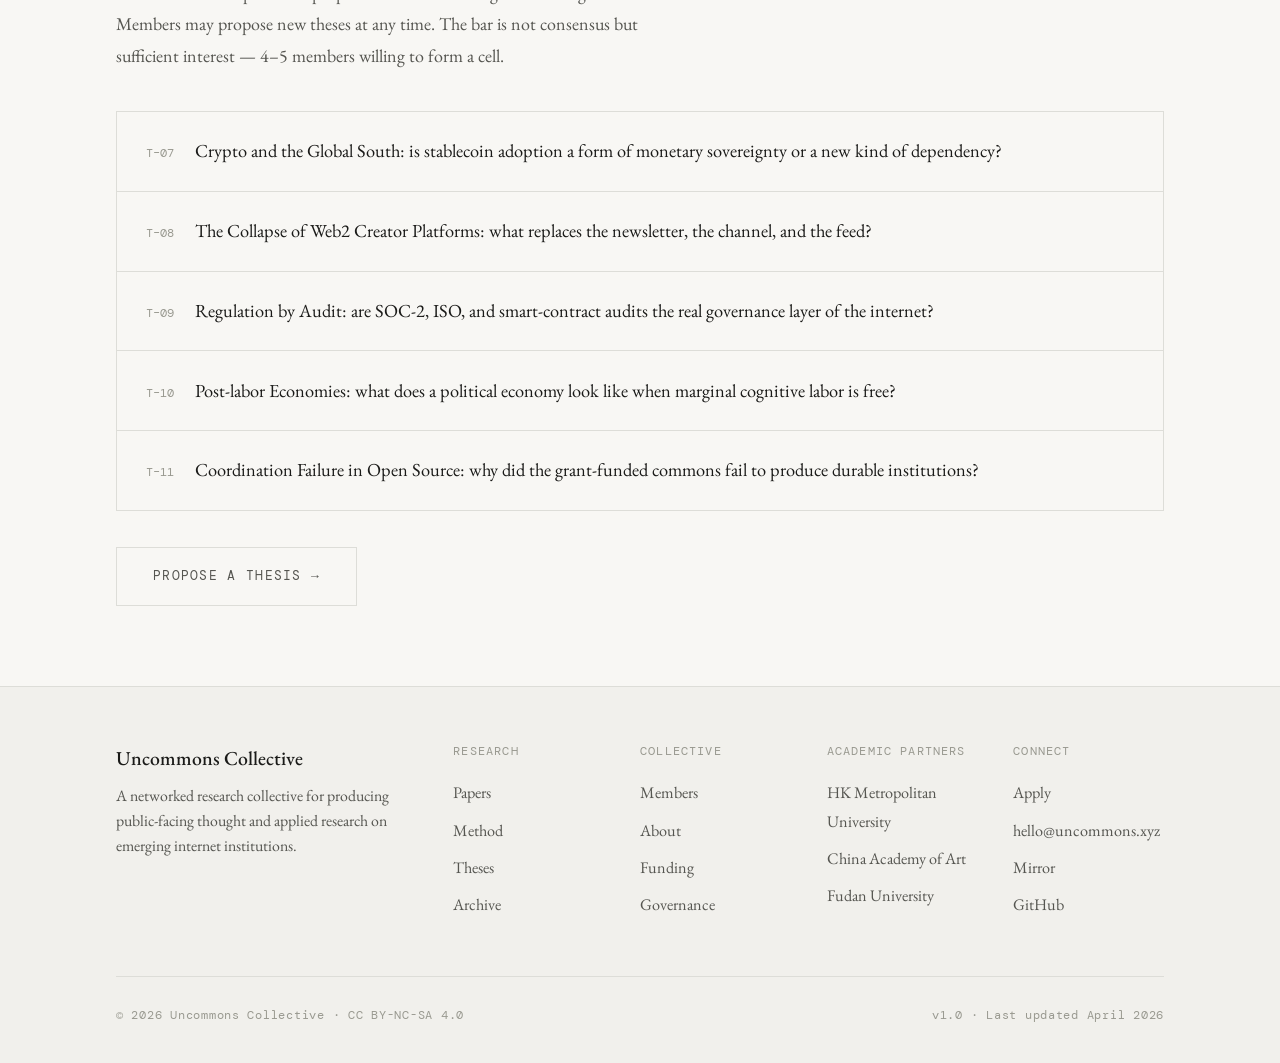
<file: papers.html>
<!DOCTYPE html>
<html lang="en">
<head>
  <meta charset="UTF-8" />
  <meta name="viewport" content="width=device-width, initial-scale=1.0" />
  <title>Papers — Uncommons Collective</title>
  <link rel="preconnect" href="https://fonts.googleapis.com" />
  <link rel="preconnect" href="https://fonts.gstatic.com" crossorigin />
  <link href="https://fonts.googleapis.com/css2?family=EB+Garamond:ital,wght@0,400;0,500;1,400&family=DM+Mono:wght@300;400&display=swap" rel="stylesheet" />
  <link rel="stylesheet" href="styles.css" />
</head>
<body>
  <div id="nav-mount"></div>

  <main>
    <header class="page-header">
      <div class="wrap">
        <p class="eyebrow">Publications · Working Papers · Archive</p>
        <h1>Papers &amp;<br><em>Working Drafts.</em></h1>
        <p class="lede">
          Every paper produced by an Uncommons Research Cell. Sorted by
          sprint. Filter by status, theme, or lead author. All papers are
          released under CC BY-NC-SA 4.0 unless otherwise noted.
        </p>
      </div>
    </header>

    <!-- Filters + list -->
    <section>
      <div class="wrap">
        <div class="section-label">Current &amp; Forthcoming</div>

        <div class="paper-filters reveal">
          <button class="filter-chip active" data-filter="all">All</button>
          <button class="filter-chip" data-filter="active">In Progress</button>
          <button class="filter-chip" data-filter="forthcoming">Forthcoming</button>
          <button class="filter-chip" data-filter="draft">Draft</button>
          <button class="filter-chip" data-filter="published">Published</button>
          <button class="filter-chip" data-filter="proposed">Proposed</button>
        </div>

        <ul class="paper-list reveal">

          <!-- P.01 -->
          <li class="paper-entry" data-status="published">
            <div class="paper-id">UNC·2025·01<br>SSRN</div>
            <div class="paper-body">
              <h3><a href="https://papers.ssrn.com/sol3/papers.cfm?abstract_id=5110089" target="_blank">Is Decentralized Artificial Intelligence Governable? Towards Machine Sovereignty and Human Symbiosis</a></h3>
              <p class="paper-authors">Botao "Amber" Hu <span style="color:var(--ink-faint)">(University of Oxford)</span> · Helena Rong <span style="color:var(--ink-faint)">(NYU Shanghai)</span> · Janna Tay</p>
              <p class="paper-abstract">
                The rise of decentralized artificial intelligence (DeAI) represents a transformative shift in AI
                development, leveraging blockchain and distributed ledger technologies to decentralize data,
                computation, coordination, and economic models. This paper investigates how decentralized technologies
                contribute to DeAI's self-sovereignty and potential unstoppability, and what the implications are for
                governance frameworks. It argues for a shift from traditional regulatory approaches to protocol-based
                governance, emphasizing technological safeguards, decentralized consensus mechanisms, and a dynamic,
                emergent framework to foster human-machine coexistence.
              </p>
              <div class="paper-tags">
                <span class="paper-tag">DeAI</span>
                <span class="paper-tag">Governance</span>
                <span class="paper-tag">Sovereignty</span>
                <span class="paper-tag">Blockchain</span>
              </div>
            </div>
            <div class="paper-meta">
              <span class="paper-status published">Published</span><br>
              SSRN · Jan 2025<br>
              17 pages
            </div>
          </li>

          <!-- P.02 -->
          <li class="paper-entry" data-status="published">
            <div class="paper-id">UNC·2026·03<br>CHI 2026</div>
            <div class="paper-body">
              <h3><a href="https://dl.acm.org/doi/10.1145/3772318.3790527" target="_blank">Protocol Futuring: Speculating Second-Order Dynamics of Protocols in Sociotechnical Infrastructural Futures</a></h3>
              <p class="paper-authors">Botao Amber Hu · Samuel Chua · Helena Rong</p>
              <p class="paper-abstract">
                Drawing on infrastructure studies in HCI and CSCW, this paper introduces Protocol Futuring, a methodological framework that extends design futuring by foregrounding protocols—rules, standards, and coordination mechanisms—as the primary material of speculative inquiry. Rather than imagining discrete future artifacts, Protocol Futuring examines how protocol rules accumulate drift, jam, and other second-order effects over long temporal horizons. We demonstrate the method through a case study of Knowledge Futurama, a multi-team participatory workshop exploring millennial-scale knowledge preservation.
              </p>
              <div class="paper-tags">
                <span class="paper-tag">Protocol Studies</span>
                <span class="paper-tag">Speculative Design</span>
                <span class="paper-tag">Infrastructure</span>
                <span class="paper-tag">HCI</span>
              </div>
            </div>
            <div class="paper-meta">
              <span class="paper-status published">Published</span><br>
              CHI '26 · Apr 2026<br>
              Article No. 598 · 17 pages
            </div>
          </li>

          <!-- P.03 -->
          <li class="paper-entry" data-status="published">
            <div class="paper-id">UNC·2025·04<br>arXiv</div>
            <div class="paper-body">
              <h3><a href="https://arxiv.org/html/2505.09757v2" target="_blank">Trustless Autonomy: Understanding Motivations, Benefits and Governance Dilemmas in Self-Sovereign Decentralized AI Agents</a></h3>
              <p class="paper-authors">Botao Amber Hu <span style="color:var(--ink-faint)">(Reality Design Lab)</span> · Yuhan Liu <span style="color:var(--ink-faint)">(Princeton University)</span> · Helena Rong <span style="color:var(--ink-faint)">(NYU Shanghai)</span></p>
              <p class="paper-abstract">
                The recent trend of self-sovereign Decentralized AI Agents (DeAgents) combines Large Language Model (LLM)-based AI agents with decentralization technologies such as blockchain smart contracts and trusted execution environments (TEEs). These tamper-resistant trustless substrates allow agents to achieve self-sovereignty through ownership of cryptowallet private keys and control of digital assets and social media accounts. This study addresses this empirical research gap through interviews with DeAgents stakeholders to examine their motivations, benefits, and governance dilemmas.
              </p>
              <div class="paper-tags">
                <span class="paper-tag">DeAgents</span>
                <span class="paper-tag">Governance</span>
                <span class="paper-tag">Blockchain</span>
                <span class="paper-tag">LLM</span>
              </div>
            </div>
            <div class="paper-meta">
              <span class="paper-status published">Published</span><br>
              arXiv · Sep 2025<br>
              arXiv:2505.09757
            </div>
          </li>

          <!-- P.05 -->
          <li class="paper-entry" data-status="published">
            <div class="paper-id">UNC·2024·05<br>HttF 2024</div>
            <div class="paper-body">
              <h3><a href="https://dl.acm.org/doi/10.1145/3686169.3686209" target="_blank">EverForest: A More-Than-AI Sustainability Manifesto from an On-Chain Artificial Life</a></h3>
              <p class="paper-authors">Botao Amber Hu · Fang Ting</p>
              <p class="paper-abstract">
                Propelled by the growth of Decentralized Physical Infrastructure Networks (DePIN), blockchain technology is evolving into a distributed ledger-based, planetary-scale computational megastructure. This paper presents a design fiction as a manifesto, narrated by a speculative OALife entity, exploring the cybersphere ecosystem: blockchains as on-chain "nature", block rewards as on-chain "solar energy", protocols as on-chain "plants", agents as on-chain "animals". The manifesto urges OALife entities to take sustainable actions towards a harmonious "more-than-AI" future—a Human-AI symbiosis vision called "EverForest".
              </p>
              <div class="paper-tags">
                <span class="paper-tag">Design Fiction</span>
                <span class="paper-tag">OALife</span>
                <span class="paper-tag">Blockchain</span>
                <span class="paper-tag">Speculative Design</span>
              </div>
            </div>
            <div class="paper-meta">
              <span class="paper-status published">Published</span><br>
              HttF '24 · Oct 2024<br>
              Article No. 32 · 6 pages
            </div>
          </li>

          <!-- P.06 -->
          <li class="paper-entry" data-status="published">
            <div class="paper-id">UNC·2025·06<br>ISEA 2025</div>
            <div class="paper-body">
              <h3><a href="https://arxiv.org/abs/2508.20668" target="_blank">Composable Life: Speculation for Decentralized AI Life</a></h3>
              <p class="paper-authors">Botao Amber Hu · Fangting</p>
              <p class="paper-abstract">
                A hybrid project blending design fiction, experiential virtual reality, and scientific research.
                Through a multi-perspective, cross-media approach to speculative design, it reshapes our understanding
                of the digital future from AI's perspective. The project explores the hypothetical first suicide of
                an on-chain artificial life, examining the complex symbiotic relationship between humans, AI, and
                blockchain technology.
              </p>
              <div class="paper-tags">
                <span class="paper-tag">Design Fiction</span>
                <span class="paper-tag">DeAI</span>
                <span class="paper-tag">Speculative Design</span>
                <span class="paper-tag">arXiv</span>
              </div>
            </div>
            <div class="paper-meta">
              <span class="paper-status published">Published</span><br>
              ISEA 2025<br>
              arXiv:2508.20668
            </div>
          </li>

        </ul>
      </div>
    </section>

    <!-- Archive / legacy -->
    <section id="archive">
      <div class="wrap">
        <div class="section-label">Pre-Collective Archive</div>
        <div class="reveal">
          <h2>Essays &amp; notes<br>before the <em>method.</em></h2>
          <p style="max-width: 58ch; color: var(--ink-soft); margin-top: 0.6rem;">
            Writing from the Uncommons community period (2023–2025), before the restructuring into a
            networked research collective. Archived for continuity, not re-endorsed.
          </p>
        </div>
        <ul class="paper-list reveal" style="margin-top: 2rem;">

          <!-- ESS.01 -->
          <li class="paper-entry">
            <div class="paper-id">ESS·2023·A<br>Essay</div>
            <div class="paper-body">
              <h3><a href="https://blog.uncommons.cc/cryptoregulation2023" target="_blank">《加密监管谜题的东方解法：币安、地缘合规与明日世界》</a></h3>
              <p class="paper-authors">Twone · Fangting · Lauran · Kay · zhoumo</p>
              <p class="paper-abstract">
                2023年，币安（Binance）及其创始人赵长鹏（Changpeng "CZ" Zhao）的命运似乎进入了一场无法避免的漩涡。这场始于2018年的调查，最终在2023年达到了一个重大的转折点。赵长鹏最终不得不承认在美国反洗钱法方面的罪行，并同意支付43亿美元的罚款和没收款项。也许这场法律风波已经暂时按下结束键，但已经有隐隐的担忧在蔓延：谁会是下一个币安？
              </p>
              <div class="paper-tags">
                <span class="paper-tag">Essay</span>
                <span class="paper-tag">监管</span>
                <span class="paper-tag">中文</span>
              </div>
            </div>
            <div class="paper-meta">
              <span class="paper-status published">Published</span><br>
              2023 / 11 / 01
            </div>
          </li>

          <!-- ESS.02 -->
          <li class="paper-entry">
            <div class="paper-id">ESS·2025·A<br>Essay</div>
            <div class="paper-body">
              <h3><a href="https://mp.weixin.qq.com/s/9C8YEA_dkrske82C6ouijQ" target="_blank">《将加密技术用在缅甸》</a></h3>
              <p class="paper-authors">7k <span style="color:var(--ink-faint)">· 编辑：Fang Ting</span></p>
              <p class="paper-abstract">
                我在清迈pop-up city期间认识了Htway，一位来自缅甸的技术顾问。他常穿着polo衫，下摆别进牛仔裤，像是大学里一个年轻的理工科学生，穿梭于不同的读书会，工作坊，Demo Day等活动当中，在讨论或问答环节举手接过话筒："我来自缅甸。因为内战，我的很多同胞正面临严峻的处境。我想问这些技术是否能帮助……"这篇文章的主角不是犯罪、军队、战争，而是希望对自己家乡现状带来改变的普通人。
              </p>
              <div class="paper-tags">
                <span class="paper-tag">Essay</span>
                <span class="paper-tag">缅甸</span>
                <span class="paper-tag">中文</span>
              </div>
            </div>
            <div class="paper-meta">
              <span class="paper-status published">Published</span><br>
              2025 / 02 / 26
            </div>
          </li>

          <!-- ESS.03 -->
          <li class="paper-entry">
            <div class="paper-id">ESS·2025·B<br>Essay</div>
            <div class="paper-body">
              <h3><a href="https://mp.weixin.qq.com/s/s71tT5Y3q1ypBLb3QtIOuA" target="_blank">《柏林｜树木崇拜和超级计算机》</a></h3>
              <p class="paper-authors">Kay</p>
              <p class="paper-abstract">
                柏林的疗伤方式，从不粉饰或忘却，而是像树那样，把创伤层层包裹为年轮，一圈又一圈，每一段残酷的历史都成为时间的刻度。我们这一群借由区块链行业活动来到柏林的旅人，几乎参与的所有文化活动，都是围绕遗址展开——柏林墙、地下世界、大屠杀纪念馆……在柏林，历史不是被封存的档案，而是流动于日常生活中的记忆。也因此，柏林不仅是欧洲青年的文化首都，更是加密行业的精神首都。
              </p>
              <div class="paper-tags">
                <span class="paper-tag">Essay</span>
                <span class="paper-tag">柏林</span>
                <span class="paper-tag">中文</span>
              </div>
            </div>
            <div class="paper-meta">
              <span class="paper-status published">Published</span><br>
              2025 / 07 / 17
            </div>
          </li>

        </ul>
      </div>
    </section>

    <!-- Theses -->
    <section id="theses">
      <div class="wrap">
        <div class="section-label">Open Theses · Calls for Contributors</div>
        <div class="reveal">
          <h2>Propositions awaiting<br>a <em>cell.</em></h2>
          <p style="max-width: 58ch; color: var(--ink-soft); margin-top: 0.6rem;">
            A thesis is not a topic. It is a proposition that can be argued for or against. Members may propose new
            theses at any time. The bar is not consensus but sufficient interest — 4–5 members willing to form a cell.
          </p>
        </div>
        <ul class="thesis-list reveal">
          <li class="thesis-item">
            <span class="thesis-marker">T–07</span>
            <span class="thesis-text">Crypto and the Global South: is stablecoin adoption a form of monetary sovereignty or a new kind of dependency?</span>
          </li>
          <li class="thesis-item">
            <span class="thesis-marker">T–08</span>
            <span class="thesis-text">The Collapse of Web2 Creator Platforms: what replaces the newsletter, the channel, and the feed?</span>
          </li>
          <li class="thesis-item">
            <span class="thesis-marker">T–09</span>
            <span class="thesis-text">Regulation by Audit: are SOC-2, ISO, and smart-contract audits the real governance layer of the internet?</span>
          </li>
          <li class="thesis-item">
            <span class="thesis-marker">T–10</span>
            <span class="thesis-text">Post-labor Economies: what does a political economy look like when marginal cognitive labor is free?</span>
          </li>
          <li class="thesis-item">
            <span class="thesis-marker">T–11</span>
            <span class="thesis-text">Coordination Failure in Open Source: why did the grant-funded commons fail to produce durable institutions?</span>
          </li>
        </ul>
        <div class="reveal" style="margin-top: 2rem;">
          <a href="join.html" class="btn btn-ghost">Propose a Thesis →</a>
        </div>
      </div>
    </section>

  </main>

  <div id="footer-mount"></div>
  <script src="partials.js"></script>
  <script>
    Uncommons.render('papers');
    // simple filter
    const chips = document.querySelectorAll('.filter-chip');
    const entries = document.querySelectorAll('.paper-list [data-status]');
    chips.forEach(chip => chip.addEventListener('click', () => {
      chips.forEach(c => c.classList.remove('active'));
      chip.classList.add('active');
      const f = chip.dataset.filter;
      entries.forEach(e => {
        e.style.display = (f === 'all' || e.dataset.status === f) ? '' : 'none';
      });
    }));
  </script>
</body>
</html>
</file>
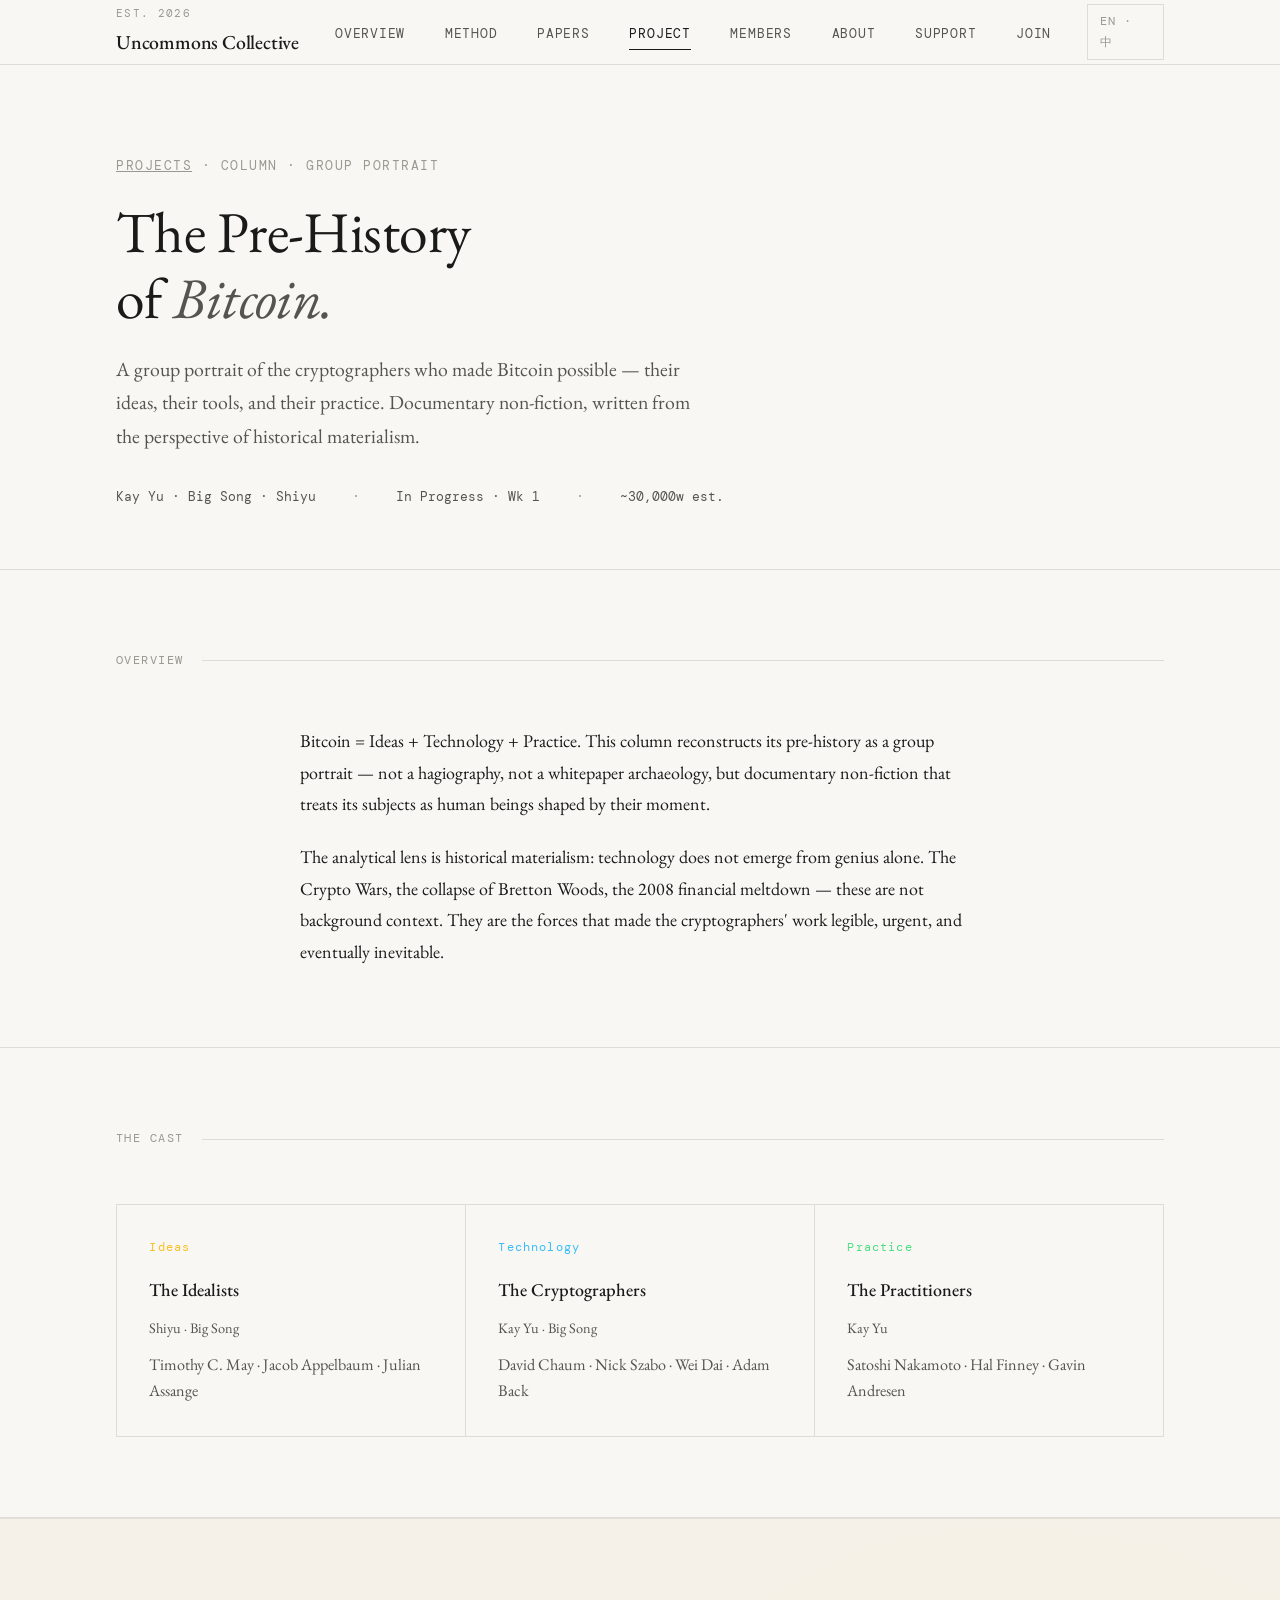
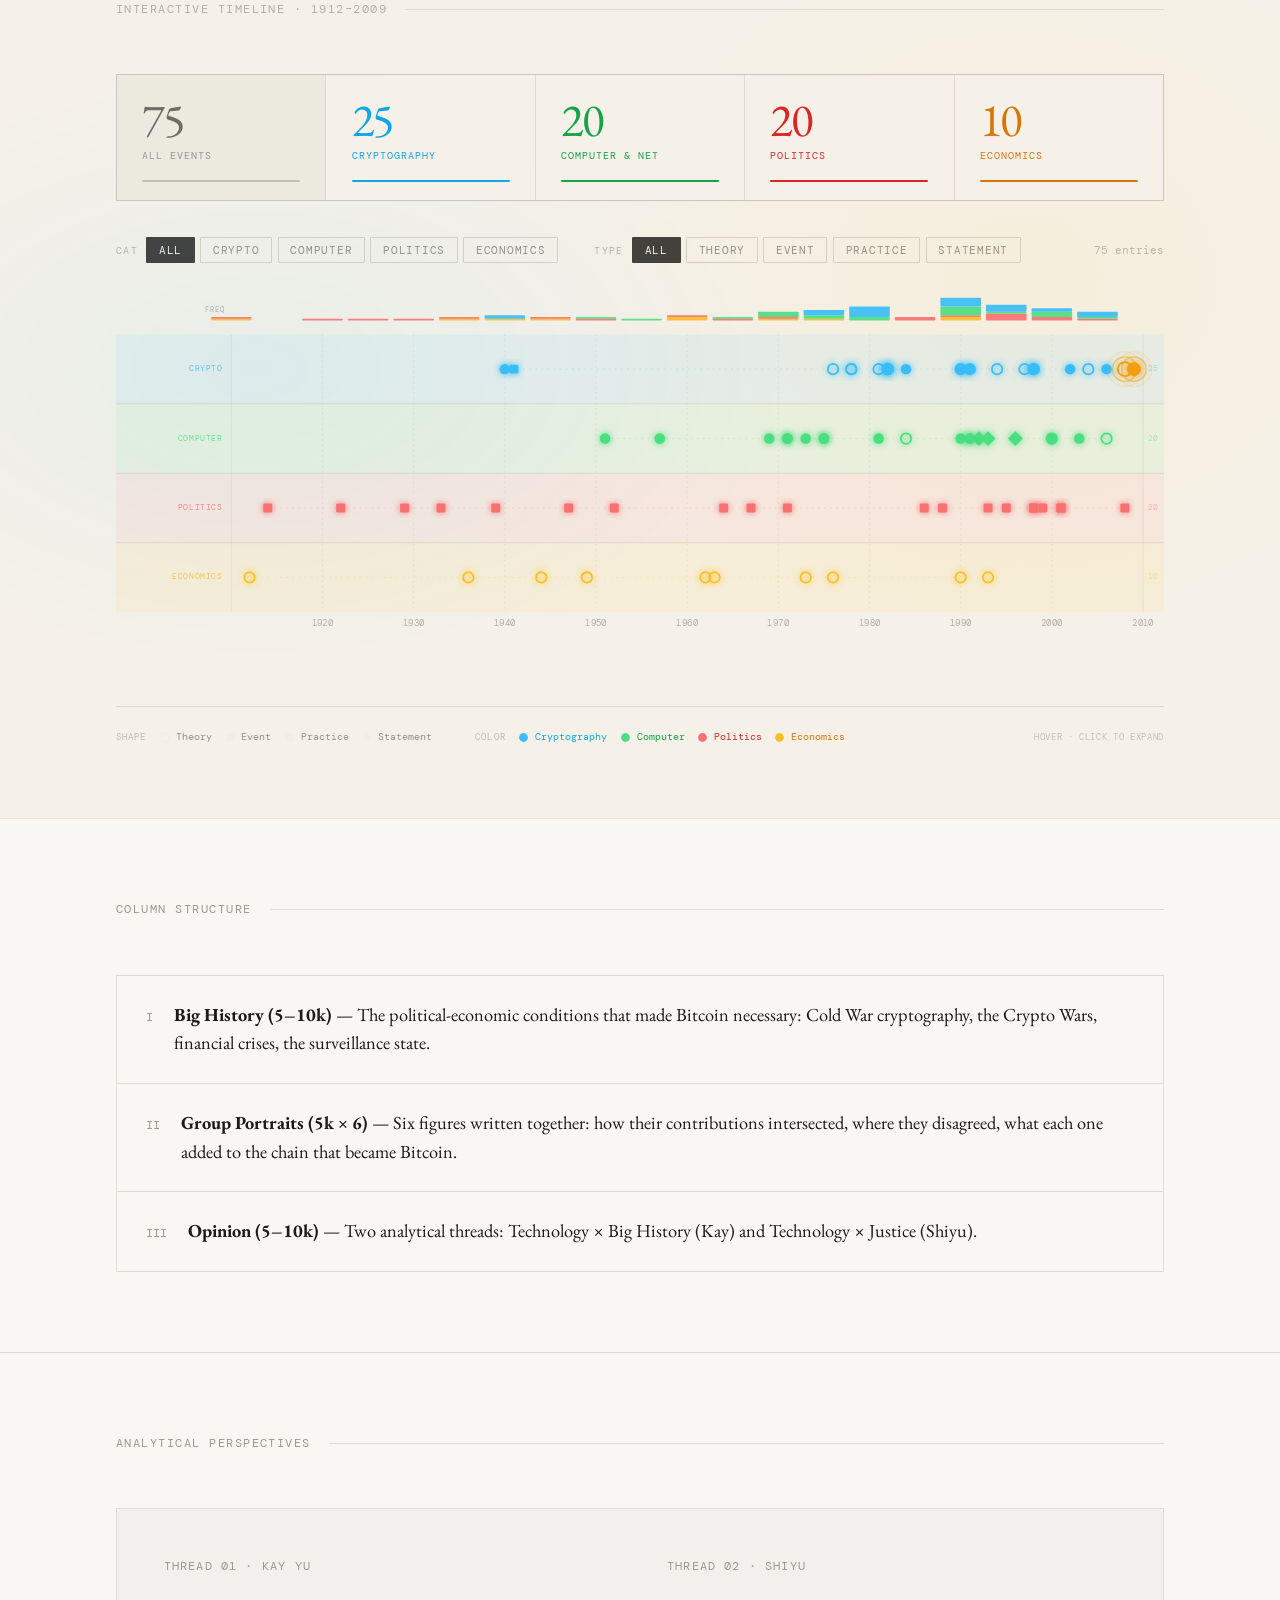
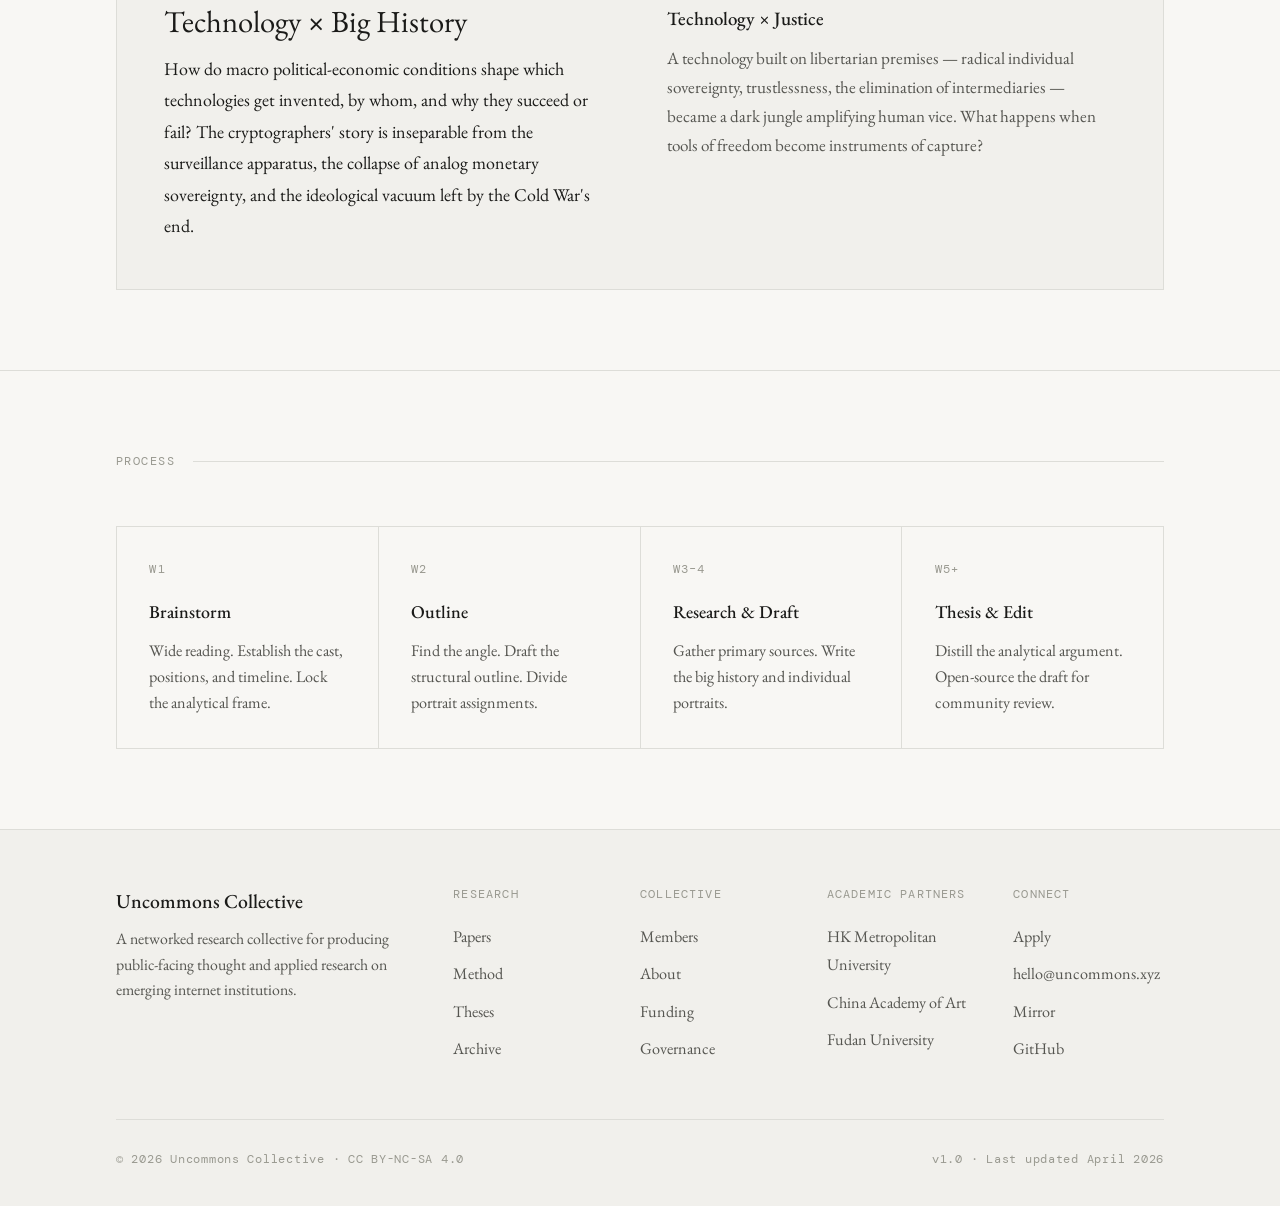
<file: project-pre-bitcoin-history.html>
<!DOCTYPE html>
<html lang="en">
<head>
  <meta charset="UTF-8" />
  <meta name="viewport" content="width=device-width, initial-scale=1.0" />
  <title>The Pre-History of Bitcoin — Uncommons Collective</title>
  <link rel="preconnect" href="https://fonts.googleapis.com" />
  <link rel="preconnect" href="https://fonts.gstatic.com" crossorigin />
  <link href="https://fonts.googleapis.com/css2?family=EB+Garamond:ital,wght@0,400;0,500;1,400&family=DM+Mono:wght@300;400&display=swap" rel="stylesheet" />
  <link rel="stylesheet" href="styles.css" />
  <style>
    /* ══════════════════════════════════════════════════════════
       INFOGRAPHIC  —  light full-bleed section
    ══════════════════════════════════════════════════════════ */
    .ig-section {
      background: #f5f1e8;
      color: #1c1917;
      padding: 80px 0 72px;
      border-top: 1px solid rgba(28,25,23,0.08);
      border-bottom: 1px solid rgba(28,25,23,0.08);
      position: relative;
      overflow: hidden;
    }
    /* subtle radial tints in background */
    .ig-section::before {
      content: '';
      position: absolute;
      inset: 0;
      background:
        radial-gradient(ellipse 60% 50% at 20% 50%, rgba(56,189,248,0.06) 0%, transparent 70%),
        radial-gradient(ellipse 50% 60% at 80% 40%, rgba(251,191,36,0.06) 0%, transparent 70%);
      pointer-events: none;
    }
    .ig-section .section-label        { color: rgba(28,25,23,0.3); }
    .ig-section .section-label::after  { background: rgba(28,25,23,0.1); }

    /* ── Category color tokens ─────────────────────────────── */
    :root {
      --cx: #0ea5e9;   /* Cryptography  — sky blue       */
      --co: #16a34a;   /* Computer/Net  — emerald        */
      --cp: #dc2626;   /* Politics      — red            */
      --ce: #d97706;   /* Economics     — amber          */
      --cbtc: #b45309; /* Bitcoin       — dark gold      */
    }

    /* ── Stat cards ────────────────────────────────────────── */
    .ig-stats {
      display: grid;
      grid-template-columns: repeat(5, 1fr);
      gap: 1px;
      background: rgba(28,25,23,0.1);
      border: 1px solid rgba(28,25,23,0.1);
      margin-bottom: 2rem;
    }
    .ig-stat {
      padding: 1.2rem 1.4rem 1rem;
      background: #f5f1e8;
      cursor: pointer;
      transition: background 0.2s;
      border: none;
      text-align: left;
      position: relative;
      overflow: hidden;
    }
    .ig-stat::before {
      content: '';
      position: absolute;
      inset: 0;
      opacity: 0;
      transition: opacity 0.2s;
    }
    .ig-stat:hover::before, .ig-stat.active::before { opacity: 1; }
    .ig-stat[data-filter-cat="all"]::before              { background: rgba(28,25,23,0.04); }
    .ig-stat[data-filter-cat="Cryptography"]::before     { background: rgba(14,165,233,0.1); }
    .ig-stat[data-filter-cat="Computer & Internet"]::before { background: rgba(22,163,74,0.1); }
    .ig-stat[data-filter-cat="Politics"]::before         { background: rgba(220,38,38,0.1); }
    .ig-stat[data-filter-cat="Economics"]::before        { background: rgba(217,119,6,0.1); }

    .ig-stat-num {
      font-family: 'EB Garamond', Georgia, serif;
      font-size: 2.6rem;
      font-weight: 400;
      line-height: 1;
      letter-spacing: -0.03em;
      margin-bottom: 0.3rem;
      position: relative;
    }
    .ig-stat-label {
      font-family: 'DM Mono', monospace;
      font-size: 0.56rem;
      letter-spacing: 0.1em;
      text-transform: uppercase;
      position: relative;
    }
    .ig-stat-bar { height: 2px; margin-top: 1rem; border-radius: 1px; position: relative; }

    .n-all   { color: rgba(28,25,23,0.6); }
    .n-x     { color: var(--cx); }
    .n-o     { color: var(--co); }
    .n-p     { color: var(--cp); }
    .n-e     { color: var(--ce); }
    .b-all   { background: rgba(28,25,23,0.2); }
    .b-x     { background: var(--cx); }
    .b-o     { background: var(--co); }
    .b-p     { background: var(--cp); }
    .b-e     { background: var(--ce); }
    .l-all   { color: rgba(28,25,23,0.4); }
    .l-x     { color: var(--cx); }
    .l-o     { color: var(--co); }
    .l-p     { color: var(--cp); }
    .l-e     { color: var(--ce); }

    /* ── Filter bar ────────────────────────────────────────── */
    .ig-filters {
      display: flex;
      flex-wrap: wrap;
      gap: 0.8rem 2rem;
      align-items: center;
      margin-bottom: 1.4rem;
    }
    .ig-filter-group { display: flex; align-items: center; gap: 0.45rem; }
    .ig-filter-label {
      font-family: 'DM Mono', monospace;
      font-size: 0.54rem;
      letter-spacing: 0.14em;
      text-transform: uppercase;
      color: rgba(28,25,23,0.3);
      white-space: nowrap;
    }
    .ig-chip {
      font-family: 'DM Mono', monospace;
      font-size: 0.6rem;
      letter-spacing: 0.07em;
      text-transform: uppercase;
      color: rgba(28,25,23,0.45);
      border: 1px solid rgba(28,25,23,0.15);
      padding: 0.28rem 0.65rem;
      background: transparent;
      cursor: pointer;
      transition: all 0.15s;
      border-radius: 1px;
    }
    .ig-chip:hover { color: #1c1917; border-color: rgba(28,25,23,0.4); }
    .ig-chip.active            { color: #f5f1e8; background: rgba(28,25,23,0.82); border-color: transparent; }
    .ig-chip[data-cat="Cryptography"].active        { background: var(--cx); color: #fff; border-color: var(--cx); }
    .ig-chip[data-cat="Computer & Internet"].active { background: var(--co); color: #fff; border-color: var(--co); }
    .ig-chip[data-cat="Politics"].active            { background: var(--cp); color: #fff; border-color: var(--cp); }
    .ig-chip[data-cat="Economics"].active           { background: var(--ce); color: #fff; border-color: var(--ce); }
    .ig-chip[data-type="Theory"].active    { background: #7c3aed; color: #fff; border-color: #7c3aed; }
    .ig-chip[data-type="Event"].active     { background: #dc2626; color: #fff; border-color: #dc2626; }
    .ig-chip[data-type="Practice"].active  { background: #059669; color: #fff; border-color: #059669; }
    .ig-chip[data-type="Statement"].active { background: #ea580c; color: #fff; border-color: #ea580c; }

    .ig-count {
      font-family: 'DM Mono', monospace;
      font-size: 0.6rem;
      color: rgba(28,25,23,0.28);
      margin-left: auto;
      transition: color 0.3s;
    }

    /* ── SVG container ─────────────────────────────────────── */
    .ig-viz-wrap {
      position: relative;
      overflow-x: auto;
      overflow-y: visible;
      -webkit-overflow-scrolling: touch;
      margin: 0 -2rem;
      padding: 0 2rem;
    }
    .ig-svg {
      display: block;
      min-width: 860px;
      width: 100%;
      height: auto;
    }

    /* Bitcoin pulse animation */
    @keyframes btcPulse {
      0%,100% { opacity: 0.45; r: 13; }
      50%      { opacity: 0;   r: 22; }
    }
    .btc-ring { animation: btcPulse 2.4s ease-in-out infinite; }

    /* node hover */
    #ig-svg g[data-idx] {
      transition: filter 0.18s, opacity 0.22s;
      cursor: pointer;
    }
    #ig-svg g[data-idx]:hover { filter: brightness(0.8); }

    /* ── Tooltip ───────────────────────────────────────────── */
    .ig-tooltip {
      position: fixed;
      pointer-events: none;
      background: rgba(255,253,248,0.97);
      border: 1px solid rgba(28,25,23,0.12);
      padding: 0.8rem 1rem;
      max-width: 280px;
      z-index: 9000;
      opacity: 0;
      transform: translateY(6px);
      transition: opacity 0.14s, transform 0.14s;
      box-shadow: 0 4px 20px rgba(0,0,0,0.1);
    }
    .ig-tooltip.vis {
      opacity: 1;
      transform: translateY(0);
    }
    .tt-cat {
      font-family: 'DM Mono', monospace;
      font-size: 0.54rem;
      letter-spacing: 0.12em;
      text-transform: uppercase;
      margin-bottom: 0.35rem;
    }
    .tt-year {
      font-family: 'EB Garamond', Georgia, serif;
      font-size: 1rem;
      color: rgba(28,25,23,0.35);
      line-height: 1;
      margin-bottom: 0.25rem;
    }
    .tt-title {
      font-family: 'EB Garamond', Georgia, serif;
      font-size: 1.05rem;
      line-height: 1.3;
      color: #1c1917;
      margin-bottom: 0.3rem;
    }
    .tt-people {
      font-family: 'DM Mono', monospace;
      font-size: 0.57rem;
      color: rgba(28,25,23,0.45);
      letter-spacing: 0.02em;
    }
    .tt-type {
      font-family: 'DM Mono', monospace;
      font-size: 0.52rem;
      letter-spacing: 0.08em;
      text-transform: uppercase;
      margin-top: 0.4rem;
      color: rgba(28,25,23,0.3);
    }

    /* ── Detail panel ──────────────────────────────────────── */
    .ig-detail {
      margin-top: 1.4rem;
      overflow: hidden;
      max-height: 0;
      opacity: 0;
      transition: max-height 0.45s cubic-bezier(0.4,0,0.2,1), opacity 0.3s;
      border-left: 3px solid transparent;
    }
    .ig-detail.open { max-height: 260px; opacity: 1; }
    .ig-detail-inner {
      display: grid;
      grid-template-columns: 88px 1fr auto;
      gap: 0 2rem;
      padding: 1.6rem 1.8rem;
      background: rgba(28,25,23,0.04);
      border: 1px solid rgba(28,25,23,0.1);
      align-items: start;
    }
    .dd-year {
      font-family: 'EB Garamond', Georgia, serif;
      font-size: 3.2rem;
      font-weight: 400;
      line-height: 1;
      letter-spacing: -0.04em;
    }
    .dd-title {
      font-family: 'EB Garamond', Georgia, serif;
      font-size: 1.45rem;
      font-weight: 400;
      line-height: 1.25;
      color: #1c1917;
      margin-bottom: 0.4rem;
    }
    .dd-people {
      font-family: 'DM Mono', monospace;
      font-size: 0.62rem;
      letter-spacing: 0.04em;
      color: rgba(28,25,23,0.45);
      margin-bottom: 0.9rem;
    }
    .dd-tags { display: flex; gap: 0.32rem; flex-wrap: wrap; }
    .dd-tag {
      font-family: 'DM Mono', monospace;
      font-size: 0.52rem;
      letter-spacing: 0.07em;
      text-transform: uppercase;
      border: 1px solid rgba(28,25,23,0.15);
      padding: 0.1rem 0.4rem;
      color: rgba(28,25,23,0.5);
    }
    .dd-right { text-align: right; }
    .dd-cat {
      font-family: 'DM Mono', monospace;
      font-size: 0.56rem;
      letter-spacing: 0.08em;
      text-transform: uppercase;
      padding: 0.18rem 0.55rem;
      border: 1px solid;
      display: inline-block;
      margin-bottom: 0.4rem;
    }
    .dd-type {
      font-family: 'DM Mono', monospace;
      font-size: 0.52rem;
      letter-spacing: 0.08em;
      text-transform: uppercase;
      color: rgba(28,25,23,0.3);
      display: block;
    }
    .dd-close {
      background: none;
      border: none;
      cursor: pointer;
      font-family: 'DM Mono', monospace;
      font-size: 0.6rem;
      color: rgba(28,25,23,0.28);
      padding: 0;
      margin-top: 0.5rem;
      transition: color 0.15s;
      display: block;
    }
    .dd-close:hover { color: #1c1917; }

    /* ── Legend ────────────────────────────────────────────── */
    .ig-legend {
      display: flex;
      flex-wrap: wrap;
      gap: 1rem 2.4rem;
      align-items: center;
      margin-top: 1.4rem;
      padding-top: 1.2rem;
      border-top: 1px solid rgba(28,25,23,0.1);
    }
    .ig-leg-group { display: flex; align-items: center; gap: 0.7rem; }
    .ig-leg-label {
      font-family: 'DM Mono', monospace;
      font-size: 0.52rem;
      letter-spacing: 0.12em;
      text-transform: uppercase;
      color: rgba(28,25,23,0.25);
    }
    .ig-leg-item {
      display: flex;
      align-items: center;
      gap: 0.32rem;
      font-family: 'DM Mono', monospace;
      font-size: 0.57rem;
      color: rgba(28,25,23,0.45);
    }
    .ig-leg-shape { width: 11px; height: 11px; flex-shrink: 0; display: flex; align-items: center; justify-content: center; }
    .ig-hint {
      margin-left: auto;
      font-family: 'DM Mono', monospace;
      font-size: 0.52rem;
      letter-spacing: 0.07em;
      color: rgba(28,25,23,0.22);
      text-transform: uppercase;
    }

    @media (max-width: 640px) {
      .ig-stats { grid-template-columns: repeat(3,1fr); }
      .ig-detail-inner { grid-template-columns: 60px 1fr; }
      .dd-right { display: none; }
    }
    @media (max-width: 400px) {
      .ig-stats { grid-template-columns: repeat(2,1fr); }
    }
  </style>
</head>
<body>
  <div id="nav-mount"></div>
  <main>

    <!-- Page header -->
    <header class="page-header">
      <div class="wrap">
        <p class="eyebrow"><a href="project.html" style="color:inherit;">Projects</a> · Column · Group Portrait</p>
        <h1>The Pre-History<br>of <em>Bitcoin.</em></h1>
        <p class="lede">A group portrait of the cryptographers who made Bitcoin possible — their ideas, their tools, and their practice. Documentary non-fiction, written from the perspective of historical materialism.</p>
        <div style="display:flex;gap:2rem;flex-wrap:wrap;margin-top:1.8rem;font-family:'DM Mono',monospace;font-size:0.73rem;color:var(--ink-soft);">
          <span>Kay Yu · Big Song · Shiyu</span>
          <span style="color:var(--ink-faint)">·</span>
          <span>In Progress · Wk 1</span>
          <span style="color:var(--ink-faint)">·</span>
          <span>~30,000w est.</span>
        </div>
      </div>
    </header>

    <!-- Overview -->
    <section>
      <div class="wrap">
        <div class="section-label">Overview</div>
        <div class="prose reveal">
          <p>Bitcoin = Ideas + Technology + Practice. This column reconstructs its pre-history as a group portrait — not a hagiography, not a whitepaper archaeology, but documentary non-fiction that treats its subjects as human beings shaped by their moment.</p>
          <p>The analytical lens is historical materialism: technology does not emerge from genius alone. The Crypto Wars, the collapse of Bretton Woods, the 2008 financial meltdown — these are not background context. They are the forces that made the cryptographers' work legible, urgent, and eventually inevitable.</p>
        </div>
      </div>
    </section>

    <!-- Cast -->
    <section>
      <div class="wrap">
        <div class="section-label">The Cast</div>
        <div class="method-grid reveal">
          <div class="method-cell">
            <div class="method-index" style="color:#fbbf24;">Ideas</div>
            <h3>The Idealists</h3>
            <p style="color:var(--ink-soft);font-size:0.8rem;margin-bottom:0.7rem;">Shiyu · Big Song</p>
            <p>Timothy C. May · Jacob Appelbaum · Julian Assange</p>
          </div>
          <div class="method-cell">
            <div class="method-index" style="color:#38bdf8;">Technology</div>
            <h3>The Cryptographers</h3>
            <p style="color:var(--ink-soft);font-size:0.8rem;margin-bottom:0.7rem;">Kay Yu · Big Song</p>
            <p>David Chaum · Nick Szabo · Wei Dai · Adam Back</p>
          </div>
          <div class="method-cell">
            <div class="method-index" style="color:#4ade80;">Practice</div>
            <h3>The Practitioners</h3>
            <p style="color:var(--ink-soft);font-size:0.8rem;margin-bottom:0.7rem;">Kay Yu</p>
            <p>Satoshi Nakamoto · Hal Finney · Gavin Andresen</p>
          </div>
        </div>
      </div>
    </section>

    <!-- ══════════════ INTERACTIVE INFOGRAPHIC ══════════════ -->
    <section class="ig-section" id="timeline">
      <div class="wrap">
        <div class="section-label">Interactive Timeline · 1912–2009</div>

        <!-- Stat cards -->
        <div class="ig-stats" id="ig-stats">
          <button class="ig-stat active" data-filter-cat="all">
            <div class="ig-stat-num n-all" id="cnt-all">76</div>
            <div class="ig-stat-label l-all">All Events</div>
            <div class="ig-stat-bar b-all"></div>
          </button>
          <button class="ig-stat" data-filter-cat="Cryptography">
            <div class="ig-stat-num n-x" id="cnt-x"></div>
            <div class="ig-stat-label l-x">Cryptography</div>
            <div class="ig-stat-bar b-x"></div>
          </button>
          <button class="ig-stat" data-filter-cat="Computer & Internet">
            <div class="ig-stat-num n-o" id="cnt-o"></div>
            <div class="ig-stat-label l-o">Computer &amp; Net</div>
            <div class="ig-stat-bar b-o"></div>
          </button>
          <button class="ig-stat" data-filter-cat="Politics">
            <div class="ig-stat-num n-p" id="cnt-p"></div>
            <div class="ig-stat-label l-p">Politics</div>
            <div class="ig-stat-bar b-p"></div>
          </button>
          <button class="ig-stat" data-filter-cat="Economics">
            <div class="ig-stat-num n-e" id="cnt-e"></div>
            <div class="ig-stat-label l-e">Economics</div>
            <div class="ig-stat-bar b-e"></div>
          </button>
        </div>

        <!-- Filters -->
        <div class="ig-filters">
          <div class="ig-filter-group">
            <span class="ig-filter-label">Cat</span>
            <div style="display:flex;gap:0.3rem" id="ig-cat-chips">
              <button class="ig-chip active" data-cat="all">All</button>
              <button class="ig-chip" data-cat="Cryptography">Crypto</button>
              <button class="ig-chip" data-cat="Computer & Internet">Computer</button>
              <button class="ig-chip" data-cat="Politics">Politics</button>
              <button class="ig-chip" data-cat="Economics">Economics</button>
            </div>
          </div>
          <div class="ig-filter-group">
            <span class="ig-filter-label">Type</span>
            <div style="display:flex;gap:0.3rem" id="ig-type-chips">
              <button class="ig-chip active" data-type="all">All</button>
              <button class="ig-chip" data-type="Theory">Theory</button>
              <button class="ig-chip" data-type="Event">Event</button>
              <button class="ig-chip" data-type="Practice">Practice</button>
              <button class="ig-chip" data-type="Statement">Statement</button>
            </div>
          </div>
          <span class="ig-count" id="ig-count">76 entries</span>
        </div>

        <!-- SVG -->
        <div class="ig-viz-wrap">
          <svg class="ig-svg" id="ig-svg" viewBox="0 0 1200 420" xmlns="http://www.w3.org/2000/svg">
            <defs>
              <!-- per-category glow filters -->
              <filter id="gx" x="-60%" y="-60%" width="220%" height="220%">
                <feGaussianBlur stdDeviation="4" result="b"/>
                <feMerge><feMergeNode in="b"/><feMergeNode in="SourceGraphic"/></feMerge>
              </filter>
              <filter id="go" x="-60%" y="-60%" width="220%" height="220%">
                <feGaussianBlur stdDeviation="4" result="b"/>
                <feMerge><feMergeNode in="b"/><feMergeNode in="SourceGraphic"/></feMerge>
              </filter>
              <filter id="gp" x="-60%" y="-60%" width="220%" height="220%">
                <feGaussianBlur stdDeviation="4" result="b"/>
                <feMerge><feMergeNode in="b"/><feMergeNode in="SourceGraphic"/></feMerge>
              </filter>
              <filter id="ge" x="-60%" y="-60%" width="220%" height="220%">
                <feGaussianBlur stdDeviation="4" result="b"/>
                <feMerge><feMergeNode in="b"/><feMergeNode in="SourceGraphic"/></feMerge>
              </filter>
              <filter id="gbtc" x="-80%" y="-80%" width="260%" height="260%">
                <feGaussianBlur stdDeviation="7" result="b"/>
                <feMerge><feMergeNode in="b"/><feMergeNode in="SourceGraphic"/></feMerge>
              </filter>
              <!-- selection ring glow -->
              <filter id="sel" x="-60%" y="-60%" width="220%" height="220%">
                <feGaussianBlur stdDeviation="3" result="b"/>
                <feMerge><feMergeNode in="b"/><feMergeNode in="SourceGraphic"/></feMerge>
              </filter>
            </defs>
          </svg>
        </div>

        <!-- Detail panel -->
        <div class="ig-detail" id="ig-detail">
          <div class="ig-detail-inner">
            <div class="dd-year" id="dd-year"></div>
            <div>
              <div class="dd-title"  id="dd-title"></div>
              <div class="dd-people" id="dd-people"></div>
              <div class="dd-tags"   id="dd-tags"></div>
            </div>
            <div class="dd-right">
              <div class="dd-cat"  id="dd-cat"></div>
              <span class="dd-type" id="dd-type"></span>
              <button class="dd-close" id="dd-close">✕ close</button>
            </div>
          </div>
        </div>

        <!-- Legend -->
        <div class="ig-legend">
          <div class="ig-leg-group">
            <span class="ig-leg-label">Shape</span>
            <span class="ig-leg-item">
              <svg class="ig-leg-shape" viewBox="-6 -6 12 12"><circle r="5" fill="none" stroke="rgba(240,236,228,0.5)" stroke-width="1.8"/></svg>Theory
            </span>
            <span class="ig-leg-item">
              <svg class="ig-leg-shape" viewBox="-6 -6 12 12"><rect x="-4.5" y="-4.5" width="9" height="9" fill="rgba(240,236,228,0.5)"/></svg>Event
            </span>
            <span class="ig-leg-item">
              <svg class="ig-leg-shape" viewBox="-6 -6 12 12"><circle r="5" fill="rgba(240,236,228,0.5)"/></svg>Practice
            </span>
            <span class="ig-leg-item">
              <svg class="ig-leg-shape" viewBox="-7 -7 14 14"><polygon points="0,-6 6,0 0,6 -6,0" fill="rgba(240,236,228,0.5)"/></svg>Statement
            </span>
          </div>
          <div class="ig-leg-group">
            <span class="ig-leg-label">Color</span>
            <span class="ig-leg-item" style="color:var(--cx)"><svg class="ig-leg-shape" viewBox="0 0 10 10"><circle cx="5" cy="5" r="4" fill="#38bdf8"/></svg>Cryptography</span>
            <span class="ig-leg-item" style="color:var(--co)"><svg class="ig-leg-shape" viewBox="0 0 10 10"><circle cx="5" cy="5" r="4" fill="#4ade80"/></svg>Computer</span>
            <span class="ig-leg-item" style="color:var(--cp)"><svg class="ig-leg-shape" viewBox="0 0 10 10"><circle cx="5" cy="5" r="4" fill="#f87171"/></svg>Politics</span>
            <span class="ig-leg-item" style="color:var(--ce)"><svg class="ig-leg-shape" viewBox="0 0 10 10"><circle cx="5" cy="5" r="4" fill="#fbbf24"/></svg>Economics</span>
          </div>
          <span class="ig-hint">Hover · Click to expand</span>
        </div>
      </div>
    </section>

    <!-- Structure -->
    <section>
      <div class="wrap">
        <div class="section-label">Column Structure</div>
        <ul class="thesis-list reveal">
          <li class="thesis-item">
            <span class="thesis-marker">I</span>
            <span class="thesis-text"><strong>Big History (5–10k)</strong> — The political-economic conditions that made Bitcoin necessary: Cold War cryptography, the Crypto Wars, financial crises, the surveillance state.</span>
          </li>
          <li class="thesis-item">
            <span class="thesis-marker">II</span>
            <span class="thesis-text"><strong>Group Portraits (5k × 6)</strong> — Six figures written together: how their contributions intersected, where they disagreed, what each one added to the chain that became Bitcoin.</span>
          </li>
          <li class="thesis-item">
            <span class="thesis-marker">III</span>
            <span class="thesis-text"><strong>Opinion (5–10k)</strong> — Two analytical threads: Technology × Big History (Kay) and Technology × Justice (Shiyu).</span>
          </li>
        </ul>
      </div>
    </section>

    <!-- Perspectives -->
    <section>
      <div class="wrap">
        <div class="section-label">Analytical Perspectives</div>
        <div class="featured-paper reveal">
          <div class="fp-left">
            <div class="fp-meta">Thread 01 · Kay Yu</div>
            <h3>Technology × Big History</h3>
            <p>How do macro political-economic conditions shape which technologies get invented, by whom, and why they succeed or fail? The cryptographers' story is inseparable from the surveillance apparatus, the collapse of analog monetary sovereignty, and the ideological vacuum left by the Cold War's end.</p>
          </div>
          <div class="fp-right">
            <div class="fp-meta">Thread 02 · Shiyu</div>
            <h3>Technology × Justice</h3>
            <p>A technology built on libertarian premises — radical individual sovereignty, trustlessness, the elimination of intermediaries — became a dark jungle amplifying human vice. What happens when tools of freedom become instruments of capture?</p>
          </div>
        </div>
      </div>
    </section>

    <!-- Process -->
    <section>
      <div class="wrap">
        <div class="section-label">Process</div>
        <div class="method-grid reveal">
          <div class="method-cell">
            <div class="method-index">W1</div>
            <h3>Brainstorm</h3>
            <p>Wide reading. Establish the cast, positions, and timeline. Lock the analytical frame.</p>
          </div>
          <div class="method-cell">
            <div class="method-index">W2</div>
            <h3>Outline</h3>
            <p>Find the angle. Draft the structural outline. Divide portrait assignments.</p>
          </div>
          <div class="method-cell">
            <div class="method-index">W3–4</div>
            <h3>Research &amp; Draft</h3>
            <p>Gather primary sources. Write the big history and individual portraits.</p>
          </div>
          <div class="method-cell">
            <div class="method-index">W5+</div>
            <h3>Thesis &amp; Edit</h3>
            <p>Distill the analytical argument. Open-source the draft for community review.</p>
          </div>
        </div>
      </div>
    </section>

  </main>

  <!-- Tooltip (fixed, above everything) -->
  <div class="ig-tooltip" id="ig-tooltip">
    <div class="tt-cat"    id="tt-cat"></div>
    <div class="tt-year"   id="tt-year"></div>
    <div class="tt-title"  id="tt-title"></div>
    <div class="tt-people" id="tt-people"></div>
    <div class="tt-type"   id="tt-type"></div>
  </div>

  <div id="footer-mount"></div>
  <script src="partials.js"></script>
  <script>
    Uncommons.render('project');

    /* ══════════════════════════════════════════════════════════
       DATA
    ══════════════════════════════════════════════════════════ */
    const DATA = [
      {y:1912,cat:"Economics",sub:"Classical Liberalism",tags:"Currency and Credit",h:"The Theory of Money and Credit",type:"Theory",p:"Ludwig von Mises"},
      {y:1914,cat:"Politics",sub:"International Relations",tags:"Warfare",h:"World War I",type:"Event",p:"International"},
      {y:1922,cat:"Politics",sub:"International Relations",tags:"New Political Entity",h:"Founding Soviet Union",type:"Event",p:"Soviet Union"},
      {y:1929,cat:"Politics",sub:"Fiscal and Monetary",tags:"Financial Crisis",h:"The Great Depression",type:"Event",p:"US Government"},
      {y:1933,cat:"Politics",sub:"Economic Program",tags:"Public Work, Financial Reforms",h:"New Deal",type:"Event",p:"Franklin D. Roosevelt"},
      {y:1936,cat:"Economics",sub:"Keynesianism",tags:"Employment, Interest, Money",h:"The General Theory of Employment, Interest and Money",type:"Theory",p:"John Maynard Keynes"},
      {y:1939,cat:"Politics",sub:"International Relations",tags:"Warfare",h:"World War II",type:"Event",p:"International"},
      {y:1940,cat:"Cryptography",sub:"Wartime Cryptography",tags:"Warfare, Computation",h:"Developing the Bombe",type:"Practice",p:"Alan Turing"},
      {y:1941,cat:"Cryptography",sub:"Wartime Cryptography",tags:"Warfare",h:"Cryptanalysis of the Enigma",type:"Event",p:"UK Government"},
      {y:1944,cat:"Economics",sub:"Classical Liberalism",tags:"Government",h:"The Road to Serfdom",type:"Theory",p:"Friedrich Hayek"},
      {y:1947,cat:"Politics",sub:"International Relations",tags:"Geopolitical Tension",h:"Cold War",type:"Event",p:"US Government, Soviet Union"},
      {y:1949,cat:"Economics",sub:"Classical Liberalism",tags:"Praxeology",h:"Human Action: A Treatise on Economics",type:"Theory",p:"Ludwig von Mises"},
      {y:1951,cat:"Computer & Internet",sub:"Internet Technology",tags:"Computer",h:"Inventing UNIVAC I — 1st General-Purpose Computer",type:"Practice",p:"Eckert & Mauchly"},
      {y:1952,cat:"Politics",sub:"National Security",tags:"Cybersecurity",h:"Founding National Security Agency",type:"Event",p:"US Government"},
      {y:1957,cat:"Computer & Internet",sub:"Internet Technology",tags:"Programming",h:"Inventing Fortran — 1st High-Level Language",type:"Practice",p:"IBM"},
      {y:1962,cat:"Economics",sub:"Anarcho Capitalism",tags:"Praxeology",h:"Man, Economy, and State, with Power and Market",type:"Theory",p:"Murray Rothbard"},
      {y:1963,cat:"Economics",sub:"Anarcho Capitalism",tags:"Currency and Government",h:"What Has Government Done to Our Money?",type:"Theory",p:"Murray Rothbard"},
      {y:1964,cat:"Politics",sub:"Counterculture",tags:"Free Speech",h:"Free Speech Movement",type:"Event",p:"United States"},
      {y:1967,cat:"Politics",sub:"Counterculture",tags:"Anti-War",h:"Anti-Vietnam War Protests",type:"Event",p:"United States"},
      {y:1969,cat:"Computer & Internet",sub:"Internet Technology",tags:"Computer Network",h:"Founding ARPANET",type:"Practice",p:"US Government"},
      {y:1971,cat:"Computer & Internet",sub:"Internet Technology",tags:"CPU",h:"Inventing Intel 4004 — 1st CPU for Business",type:"Practice",p:"Intel"},
      {y:1971,cat:"Computer & Internet",sub:"Distributed Computing",tags:"Hacking Technique",h:"Phreaking Movement",type:"Practice",p:"Joybubbles, John Draper"},
      {y:1971,cat:"Politics",sub:"International Relations",tags:"Fiscal and Monetary",h:"Collapse of the Bretton Woods System",type:"Event",p:"International"},
      {y:1973,cat:"Economics",sub:"Anarcho Capitalism",tags:"Government",h:"The Machinery of Freedom",type:"Theory",p:"David D. Friedman"},
      {y:1973,cat:"Computer & Internet",sub:"Internet Technology",tags:"Operating System",h:"Launching Unix",type:"Practice",p:"Bell Labs"},
      {y:1975,cat:"Computer & Internet",sub:"Internet Technology",tags:"Hobbyist Group",h:"Founding Homebrew Computer Club",type:"Practice",p:"Wozniak, Jobs"},
      {y:1975,cat:"Computer & Internet",sub:"Internet Technology",tags:"Computer",h:"Inventing Altair 8800 — 1st Personal Computer",type:"Practice",p:"Ed Roberts"},
      {y:1976,cat:"Economics",sub:"Classical Liberalism",tags:"Currency and Government",h:"Denationalisation of Money",type:"Theory",p:"Friedrich Hayek"},
      {y:1976,cat:"Cryptography",sub:"Public Key Cryptography",tags:"Diffie–Hellman Key Exchange",h:"New Directions in Cryptography",type:"Theory",p:"Diffie & Hellman"},
      {y:1978,cat:"Cryptography",sub:"Public Key Cryptography",tags:"Merkle Tree",h:"Protocols for Public Key Cryptosystem",type:"Theory",p:"Ralph C. Merkle"},
      {y:1978,cat:"Cryptography",sub:"Public Key Cryptography",tags:"RSA",h:"A Method for Obtaining Digital Signatures and Public-Key Cryptosystems",type:"Theory",p:"Rivest, Shamir, Adleman"},
      {y:1981,cat:"Cryptography",sub:"Distributed Computing",tags:"Anonymous Communication",h:"Untraceable Electronic Mail, Return Addresses, and Digital Pseudonyms",type:"Theory",p:"David Chaum"},
      {y:1981,cat:"Computer & Internet",sub:"Cyberspace Paradigm",tags:"Hacker Group",h:"Founding Chaos Computer Club",type:"Practice",p:"Holland & Müller-Maguhn"},
      {y:1982,cat:"Cryptography",sub:"Distributed Computing",tags:"BFT",h:"The Byzantine Generals Problem",type:"Theory",p:"Lamport, Shostak, Pease"},
      {y:1982,cat:"Cryptography",sub:"Distributed Computing",tags:"Blind Signatures",h:"Blind Signatures for Untraceable Payments",type:"Theory",p:"David Chaum"},
      {y:1982,cat:"Cryptography",sub:"Distributed Computing",tags:"Institution",h:"Founding International Association for Cryptologic Research",type:"Practice",p:"David Chaum"},
      {y:1982,cat:"Cryptography",sub:"Distributed Computing",tags:"Distributed Security",h:"Computer Systems Established, Maintained, and Trusted by Mutually Suspicious Groups",type:"Theory",p:"David Chaum"},
      {y:1984,cat:"Cryptography",sub:"Cyberspace Paradigm",tags:"Hacker Group",h:"Legion of Doom",type:"Practice",p:"Hacker Group"},
      {y:1984,cat:"Computer & Internet",sub:"Cyberspace Paradigm",tags:"Hacker Culture",h:"Hackers: Heroes of the Computer Revolution",type:"Theory",p:"Steven Levy"},
      {y:1986,cat:"Politics",sub:"National Security",tags:"Cybersecurity",h:"Computer Fraud and Abuse Act",type:"Event",p:"US Government"},
      {y:1988,cat:"Politics",sub:"International Relations",tags:"Dissolution",h:"Dissolution of the Soviet Union",type:"Event",p:"Soviet Union"},
      {y:1990,cat:"Cryptography",sub:"Distributed Computing",tags:"Digital Currency",h:"Founding DigiCash",type:"Practice",p:"David Chaum"},
      {y:1990,cat:"Economics",sub:"Anarcho Capitalism",tags:"Credit and Government",h:"Banking, Nation States, and International Politics",type:"Theory",p:"Hans-Hermann Hoppe"},
      {y:1990,cat:"Cryptography",sub:"Distributed Computing",tags:"Fault Tolerance",h:"Implementing Fault-Tolerant Services Using the State Machine Approach",type:"Theory",p:"Fred B. Schneider"},
      {y:1990,cat:"Computer & Internet",sub:"Cyberspace Paradigm",tags:"Digital Rights",h:"Founding Electronic Frontier Foundation",type:"Practice",p:"Gilmore, Barlow, Kapor"},
      {y:1991,cat:"Cryptography",sub:"Distributed Computing",tags:"Cryptographic Timestamp",h:"How to Time-Stamp a Digital Document",type:"Theory",p:"Haber & Stornetta"},
      {y:1991,cat:"Cryptography",sub:"Privacy-Preserving Tool",tags:"Encryption Software",h:"Founding PGP — Pretty Good Privacy",type:"Practice",p:"Phil Zimmermann"},
      {y:1991,cat:"Computer & Internet",sub:"Internet Technology",tags:"Information System",h:"Launching the World Wide Web",type:"Practice",p:"Tim Berners-Lee"},
      {y:1991,cat:"Computer & Internet",sub:"Internet Technology",tags:"Operating System",h:"Launching Linux",type:"Practice",p:"Linus Torvalds"},
      {y:1992,cat:"Computer & Internet",sub:"Cyberspace Paradigm",tags:"Crypto Anarchy",h:"The Crypto Anarchist Manifesto",type:"Statement",p:"Timothy C. May"},
      {y:1993,cat:"Computer & Internet",sub:"Cyberspace Paradigm",tags:"Cypherpunk",h:"A Cypherpunk's Manifesto",type:"Statement",p:"Eric Hughes"},
      {y:1993,cat:"Economics",sub:"Post-Keynesian",tags:"Modern Monetary Theory",h:"Soft Currency Economics",type:"Theory",p:"Warren Mosler"},
      {y:1993,cat:"Politics",sub:"International Relations",tags:"New Political Entity",h:"Founding European Union",type:"Event",p:"European Union"},
      {y:1994,cat:"Cryptography",sub:"Distributed Computing",tags:"Smart Contract",h:"Smart Contracts",type:"Theory",p:"Nick Szabo"},
      {y:1995,cat:"Politics",sub:"Data Privacy",tags:"Digital Rights",h:"Data Protection Directive",type:"Event",p:"European Union"},
      {y:1996,cat:"Computer & Internet",sub:"Cyberspace Paradigm",tags:"Cyberlibertarianism",h:"A Declaration of the Independence of Cyberspace",type:"Statement",p:"John Perry Barlow"},
      {y:1997,cat:"Cryptography",sub:"Distributed Computing",tags:"Proof of Work",h:"Hashcash",type:"Theory",p:"Adam Back"},
      {y:1998,cat:"Cryptography",sub:"Distributed Computing",tags:"Digital Currency",h:"DigiCash Goes Bankrupt",type:"Event",p:"David Chaum"},
      {y:1998,cat:"Cryptography",sub:"Distributed Computing",tags:"Digital Currency",h:"b-money",type:"Theory",p:"Wei Dai"},
      {y:1998,cat:"Cryptography",sub:"Distributed Computing",tags:"Digital Currency",h:"Bit Gold",type:"Theory",p:"Nick Szabo"},
      {y:1998,cat:"Politics",sub:"Fiscal and Monetary",tags:"Financial Crisis",h:"Argentine Great Depression",type:"Event",p:"Argentine Government"},
      {y:1998,cat:"Politics",sub:"Intellectual Property",tags:"Copyright",h:"Digital Millennium Copyright Act",type:"Event",p:"US Government"},
      {y:1999,cat:"Politics",sub:"Fiscal and Monetary",tags:"Currency",h:"Introduction of the Euro",type:"Event",p:"European Union"},
      {y:2000,cat:"Computer & Internet",sub:"Cyberspace Paradigm",tags:"Open Source",h:"The Cathedral and the Bazaar",type:"Theory",p:"Eric S. Raymond"},
      {y:2000,cat:"Computer & Internet",sub:"Fiscal and Monetary",tags:"Financial Crisis",h:"Dot-com Bubble",type:"Event",p:"US Government"},
      {y:2001,cat:"Politics",sub:"National Security",tags:"Terrorist Attack",h:"9/11 Attack",type:"Event",p:"US Government"},
      {y:2001,cat:"Politics",sub:"National Security",tags:"Surveillance",h:"Patriot Act",type:"Event",p:"US Government"},
      {y:2002,cat:"Cryptography",sub:"Privacy-Preserving Tool",tags:"Anonymous Network",h:"Releasing Tor",type:"Practice",p:"Dingledine, Mathewson, Syverson"},
      {y:2003,cat:"Computer & Internet",sub:"Cyberspace Paradigm",tags:"Hacker Group",h:"Anonymous — Hacker Collective",type:"Practice",p:"Hacker Group"},
      {y:2004,cat:"Cryptography",sub:"Distributed Computing",tags:"RPoW",h:"Reusable Proof of Work",type:"Theory",p:"Hal Finney"},
      {y:2006,cat:"Cryptography",sub:"Cyberspace Paradigm",tags:"Cypherpunk",h:"Founding WikiLeaks",type:"Practice",p:"Julian Assange"},
      {y:2006,cat:"Computer & Internet",sub:"Cyberspace Paradigm",tags:"Cypherpunk, Governance",h:"Conspiracy as Governance & State and Terrorist Conspiracies",type:"Theory",p:"Julian Assange"},
      {y:2008,cat:"Politics",sub:"Fiscal and Monetary",tags:"Financial Crisis",h:"2008 Global Financial Crisis",type:"Event",p:"US Government"},
      {y:2008,cat:"Cryptography",sub:"Distributed Computing",tags:"Digital Currency, Whitepaper",h:"Bitcoin: A Peer-to-Peer Electronic Cash System",type:"Theory",p:"Satoshi Nakamoto",hi:true},
      {y:2009,cat:"Cryptography",sub:"Distributed Computing",tags:"Digital Currency, Genesis Block",h:"Developing the Bitcoin Network",type:"Practice",p:"Satoshi Nakamoto, Hal Finney",hi:true},
    ];

    /* ══════════════════════════════════════════════════════════
       CONSTANTS
    ══════════════════════════════════════════════════════════ */
    const LANES = [
      { cat:'Cryptography',        color:'#38bdf8', gid:'gx', key:'x' },
      { cat:'Computer & Internet', color:'#4ade80', gid:'go', key:'o' },
      { cat:'Politics',            color:'#f87171', gid:'gp', key:'p' },
      { cat:'Economics',           color:'#fbbf24', gid:'ge', key:'e' },
    ];
    const CAT  = Object.fromEntries(LANES.map(l=>[l.cat, l]));
    const GIDS = Object.fromEntries(LANES.map(l=>[l.cat, l.gid]));

    const VW=1200, VH=420, L=132, R=24, T=52, B=50;
    const PW = VW-L-R, LH = (VH-T-B)/LANES.length;
    const Y0=1910, Y1=2010;
    const xOf = y => L + (y-Y0)/(Y1-Y0)*PW;
    const yOf = i => T + LH*i + LH/2;

    const NS = 'http://www.w3.org/2000/svg';
    const se = (tag,a={}) => { const e=document.createElementNS(NS,tag); Object.entries(a).forEach(([k,v])=>e.setAttribute(k,v)); return e; };

    /* ══════════════════════════════════════════════════════════
       BUILD SVG
    ══════════════════════════════════════════════════════════ */
    let state = { cat:'all', type:'all', sel:null };

    function buildSVG(){
      const svg = document.getElementById('ig-svg');
      // keep <defs>
      const defs = svg.querySelector('defs');
      svg.innerHTML = '';
      svg.appendChild(defs);

      // ── Background lane tints
      LANES.forEach((lane, li) => {
        const y = T + LH*li;
        svg.appendChild(se('rect',{x:0,y,width:VW,height:LH,
          fill:`${lane.color}14`}));
      });

      // ── Decade grid lines
      for(let d=1910; d<=2010; d+=10){
        const x = xOf(d);
        svg.appendChild(se('line',{x1:x,y1:T,x2:x,y2:VH-B,
          stroke:'rgba(0,0,0,0.07)',
          'stroke-width':'1',
          'stroke-dasharray': d===1910||d===2010 ? 'none' : '2 4'
        }));
        if(d>1910 && d<=2010){
          const lbl = se('text',{x,y:VH-B+16,'text-anchor':'middle',
            'font-family':'DM Mono, monospace','font-size':'10',
            'letter-spacing':'0.05em',fill:'rgba(0,0,0,0.28)'});
          lbl.textContent = d;
          svg.appendChild(lbl);
        }
      }

      // ── Stacked density bars (top)
      const SPARK_H = 26, SPARK_Y = 10;
      const buckets = {};
      LANES.forEach(lane => { buckets[lane.cat] = {}; });
      DATA.forEach(d => {
        const b = Math.floor(d.y/5)*5;
        if(!buckets[d.cat]) buckets[d.cat]={};
        buckets[d.cat][b] = (buckets[d.cat][b]||0)+1;
      });
      const allYears = new Set(DATA.map(d=>Math.floor(d.y/5)*5));
      const maxTotal = Math.max(...[...allYears].map(b =>
        LANES.reduce((s,l)=>(s+(buckets[l.cat][b]||0)),0)
      ));
      [...allYears].sort((a,b)=>a-b).forEach(b => {
        const bx = xOf(b);
        const bw = Math.max(2, PW/22 - 1);
        let stackY = SPARK_Y + SPARK_H;
        LANES.slice().reverse().forEach(lane => {
          const cnt = buckets[lane.cat][b] || 0;
          if(!cnt) return;
          const bh = (cnt/maxTotal)*SPARK_H;
          stackY -= bh;
          svg.appendChild(se('rect',{
            x:bx-bw/2, y:stackY, width:bw, height:bh,
            fill:lane.color, rx:'1', opacity:'0.9',
          }));
        });
      });
      // density label
      const dl = se('text',{x:L-8,y:SPARK_Y+SPARK_H/2+1,
        'text-anchor':'end','dominant-baseline':'middle',
        'font-family':'DM Mono, monospace','font-size':'8',
        'letter-spacing':'0.1em',fill:'rgba(0,0,0,0.28)'});
      dl.textContent = 'FREQ';
      svg.appendChild(dl);

      // ── Lane separators + labels
      LANES.forEach((lane, li) => {
        const y = T + LH*li;
        if(li>0) svg.appendChild(se('line',{x1:0,y1:y,x2:VW,y2:y,
          stroke:'rgba(0,0,0,0.1)','stroke-width':'1'}));

        // connector thread (dashed, colored)
        const sorted = DATA.filter(d=>d.cat===lane.cat).sort((a,b)=>a.y-b.y);
        if(sorted.length >= 2){
          const pts = sorted.map(d=>`${xOf(d.y)},${yOf(li)}`).join(' ');
          svg.appendChild(se('polyline',{points:pts,fill:'none',
            stroke:lane.color,'stroke-width':'0.8',
            'stroke-dasharray':'2 5',opacity:'0.35'}));
        }

        // lane label
        const lbl = se('text',{x:L-10,y:yOf(li),
          'text-anchor':'end','dominant-baseline':'middle',
          'font-family':'DM Mono, monospace','font-size':'9.5',
          'letter-spacing':'0.07em',fill:lane.color,opacity:'0.8'});
        lbl.textContent = {
          'Cryptography':'CRYPTO',
          'Computer & Internet':'COMPUTER',
          'Politics':'POLITICS',
          'Economics':'ECONOMICS',
        }[lane.cat];
        svg.appendChild(lbl);

        // event count per lane (right side)
        const cnt = DATA.filter(d=>d.cat===lane.cat).length;
        const rLbl = se('text',{x:VW-R+6,y:yOf(li),
          'text-anchor':'start','dominant-baseline':'middle',
          'font-family':'DM Mono, monospace','font-size':'9',
          fill:lane.color,opacity:'0.4'});
        rLbl.textContent = cnt;
        svg.appendChild(rLbl);
      });

      // ── Event nodes
      DATA.forEach((d, idx) => {
        const li = LANES.findIndex(l=>l.cat===d.cat);
        if(li<0) return;
        const lane = LANES[li];
        const x = xOf(d.y), y = yOf(li);
        const R = d.hi ? 8 : 6;

        const g = se('g',{transform:`translate(${x},${y})`,'data-idx':idx});
        g.dataset.idx = idx;
        g.dataset.cat  = d.cat;
        g.dataset.type = d.type;

        // Bitcoin pulsing outer ring
        if(d.hi){
          const ring = se('circle',{r:'14',fill:'none',
            stroke:'#f59e0b','stroke-width':'1.5',opacity:'0.5',
            class:'btc-ring'});
          const ring2 = se('circle',{r:'20',fill:'none',
            stroke:'#f59e0b','stroke-width':'0.8',opacity:'0.25',
            class:'btc-ring',style:'animation-delay:0.6s'});
          g.appendChild(ring2);
          g.appendChild(ring);
        }

        // transparent hit area
        g.appendChild(se('circle',{r:'10',fill:'transparent'}));

        // shape by type
        const color = d.hi ? '#f59e0b' : lane.color;
        const filter = d.hi ? 'url(#gbtc)' : `url(#${lane.gid})`;
        if(d.type === 'Theory'){
          const c = se('circle',{r:R,fill:'none',stroke:color,
            'stroke-width':'2',filter});
          g.appendChild(c);
        } else if(d.type === 'Event'){
          const s = R*1.7;
          g.appendChild(se('rect',{x:-s/2,y:-s/2,width:s,height:s,
            fill:color,filter,rx:'1.5'}));
        } else if(d.type === 'Statement'){
          const pts = `0,${-R*1.4} ${R*1.4},0 0,${R*1.4} ${-R*1.4},0`;
          g.appendChild(se('polygon',{points:pts,fill:color,filter}));
        } else {
          // Practice
          g.appendChild(se('circle',{r:R,fill:color,filter}));
        }

        g.addEventListener('mouseenter', e => onHover(e, d, idx));
        g.addEventListener('mouseleave', onLeave);
        g.addEventListener('click', () => onSelect(idx));
        svg.appendChild(g);
      });

      applyFilter();
    }

    /* ══════════════════════════════════════════════════════════
       TOOLTIP
    ══════════════════════════════════════════════════════════ */
    const TT = document.getElementById('ig-tooltip');
    function onHover(e, d){
      const lane = CAT[d.cat];
      document.getElementById('tt-cat').textContent    = d.cat;
      document.getElementById('tt-cat').style.color    = lane?.color || '#fff';
      document.getElementById('tt-year').textContent   = d.y;
      document.getElementById('tt-title').textContent  = d.h;
      document.getElementById('tt-people').textContent = d.p;
      document.getElementById('tt-type').textContent   = d.type;
      TT.classList.add('vis');
      moveTT(e);
    }
    function onLeave(){ TT.classList.remove('vis'); }
    document.addEventListener('mousemove', moveTT);
    function moveTT(e){
      if(!TT.classList.contains('vis')) return;
      const pad=16, tw=290, th=100;
      let lx = e.clientX+pad, ly = e.clientY+pad;
      if(lx+tw > window.innerWidth)  lx = e.clientX-tw-pad;
      if(ly+th > window.innerHeight) ly = e.clientY-th-pad;
      TT.style.left = lx+'px';
      TT.style.top  = ly+'px';
    }

    /* ══════════════════════════════════════════════════════════
       DETAIL PANEL
    ══════════════════════════════════════════════════════════ */
    const detailEl = document.getElementById('ig-detail');
    function onSelect(idx){
      if(state.sel === idx){ closeDetail(); return; }
      state.sel = idx;
      const d = DATA[idx];
      const lane = CAT[d.cat];
      const col  = d.hi ? '#f59e0b' : (lane?.color || '#fff');

      document.getElementById('dd-year').textContent    = d.y;
      document.getElementById('dd-year').style.color    = col;
      document.getElementById('dd-title').textContent   = d.h;
      document.getElementById('dd-people').textContent  = d.p;

      const catEl = document.getElementById('dd-cat');
      catEl.textContent   = d.cat;
      catEl.style.color        = col;
      catEl.style.borderColor  = col;

      document.getElementById('dd-type').textContent = d.type;

      const allTags = [d.sub,...(d.tags?d.tags.split(','):[])].filter(Boolean);
      document.getElementById('dd-tags').innerHTML =
        allTags.map(t=>`<span class="dd-tag">${t.trim()}</span>`).join('');

      detailEl.style.borderLeftColor = col;
      detailEl.classList.add('open');
      applyFilter();
      setTimeout(()=>detailEl.scrollIntoView({behavior:'smooth',block:'nearest'}),120);
    }

    function closeDetail(){
      state.sel = null;
      detailEl.classList.remove('open');
      applyFilter();
    }
    document.getElementById('dd-close').addEventListener('click', closeDetail);

    /* ══════════════════════════════════════════════════════════
       FILTER + HIGHLIGHT
    ══════════════════════════════════════════════════════════ */
    function applyFilter(){
      let vis = 0;
      document.querySelectorAll('#ig-svg g[data-idx]').forEach(g => {
        const d = DATA[+g.dataset.idx];
        const catOk  = state.cat  === 'all' || d.cat  === state.cat;
        const typeOk = state.type === 'all' || d.type === state.type;
        const show   = catOk && typeOk;
        const isSel  = state.sel === +g.dataset.idx;

        if(!show){
          g.style.opacity = '0.05';
          g.style.filter  = '';
          g.style.pointerEvents = 'none';
        } else if(state.sel !== null && !isSel){
          g.style.opacity = '0.18';
          g.style.filter  = '';
          g.style.pointerEvents = '';
        } else {
          g.style.opacity = '1';
          g.style.filter  = '';
          g.style.pointerEvents = '';
          vis++;
        }

        if(isSel){
          g.style.filter = 'drop-shadow(0 0 6px rgba(0,0,0,0.35))';
          g.style.opacity = '1';
        }
      });
      if(state.sel === null) vis = document.querySelectorAll('#ig-svg g[data-idx]').length;
      // recount visible
      let shown = 0;
      document.querySelectorAll('#ig-svg g[data-idx]').forEach(g=>{
        const d=DATA[+g.dataset.idx];
        if((state.cat==='all'||d.cat===state.cat)&&(state.type==='all'||d.type===state.type)) shown++;
      });
      document.getElementById('ig-count').textContent = `${shown} entr${shown===1?'y':'ies'}`;

      // sync stat buttons
      document.querySelectorAll('.ig-stat').forEach(b=>{
        b.classList.toggle('active', b.dataset.filterCat===state.cat);
      });
      document.querySelectorAll('#ig-cat-chips .ig-chip').forEach(c=>{
        c.classList.toggle('active', c.dataset.cat===state.cat);
      });
    }

    // stat cards
    document.querySelectorAll('.ig-stat').forEach(btn=>{
      btn.addEventListener('click',()=>{
        state.cat = btn.dataset.filterCat;
        applyFilter();
        document.querySelectorAll('#ig-cat-chips .ig-chip').forEach(c=>{
          c.classList.toggle('active',c.dataset.cat===state.cat);
        });
      });
    });

    // cat chips
    document.querySelectorAll('#ig-cat-chips .ig-chip').forEach(chip=>{
      chip.addEventListener('click',()=>{
        state.cat = chip.dataset.cat;
        applyFilter();
        document.querySelectorAll('.ig-stat').forEach(b=>{
          b.classList.toggle('active',b.dataset.filterCat===state.cat);
        });
      });
    });

    // type chips
    document.querySelectorAll('#ig-type-chips .ig-chip').forEach(chip=>{
      chip.addEventListener('click',()=>{
        document.querySelectorAll('#ig-type-chips .ig-chip').forEach(c=>c.classList.remove('active'));
        chip.classList.add('active');
        state.type = chip.dataset.type;
        applyFilter();
      });
    });

    /* ══════════════════════════════════════════════════════════
       INIT
    ══════════════════════════════════════════════════════════ */
    document.getElementById('cnt-all').textContent = DATA.length;
    document.getElementById('cnt-x').textContent   = DATA.filter(d=>d.cat==='Cryptography').length;
    document.getElementById('cnt-o').textContent   = DATA.filter(d=>d.cat==='Computer & Internet').length;
    document.getElementById('cnt-p').textContent   = DATA.filter(d=>d.cat==='Politics').length;
    document.getElementById('cnt-e').textContent   = DATA.filter(d=>d.cat==='Economics').length;

    buildSVG();

    // staggered entrance: fade in nodes left-to-right
    const nodes = [...document.querySelectorAll('#ig-svg g[data-idx]')]
      .sort((a,b)=> DATA[+a.dataset.idx].y - DATA[+b.dataset.idx].y);
    nodes.forEach(g => { g.style.opacity='0'; g.style.transition='opacity 0s'; });
    requestAnimationFrame(()=>{
      nodes.forEach((g, i) => {
        setTimeout(()=>{
          g.style.transition = 'opacity 0.35s ease';
          g.style.opacity = '1';
        }, i * 10);
      });
    });
  </script>
</body>
</html>
</file>
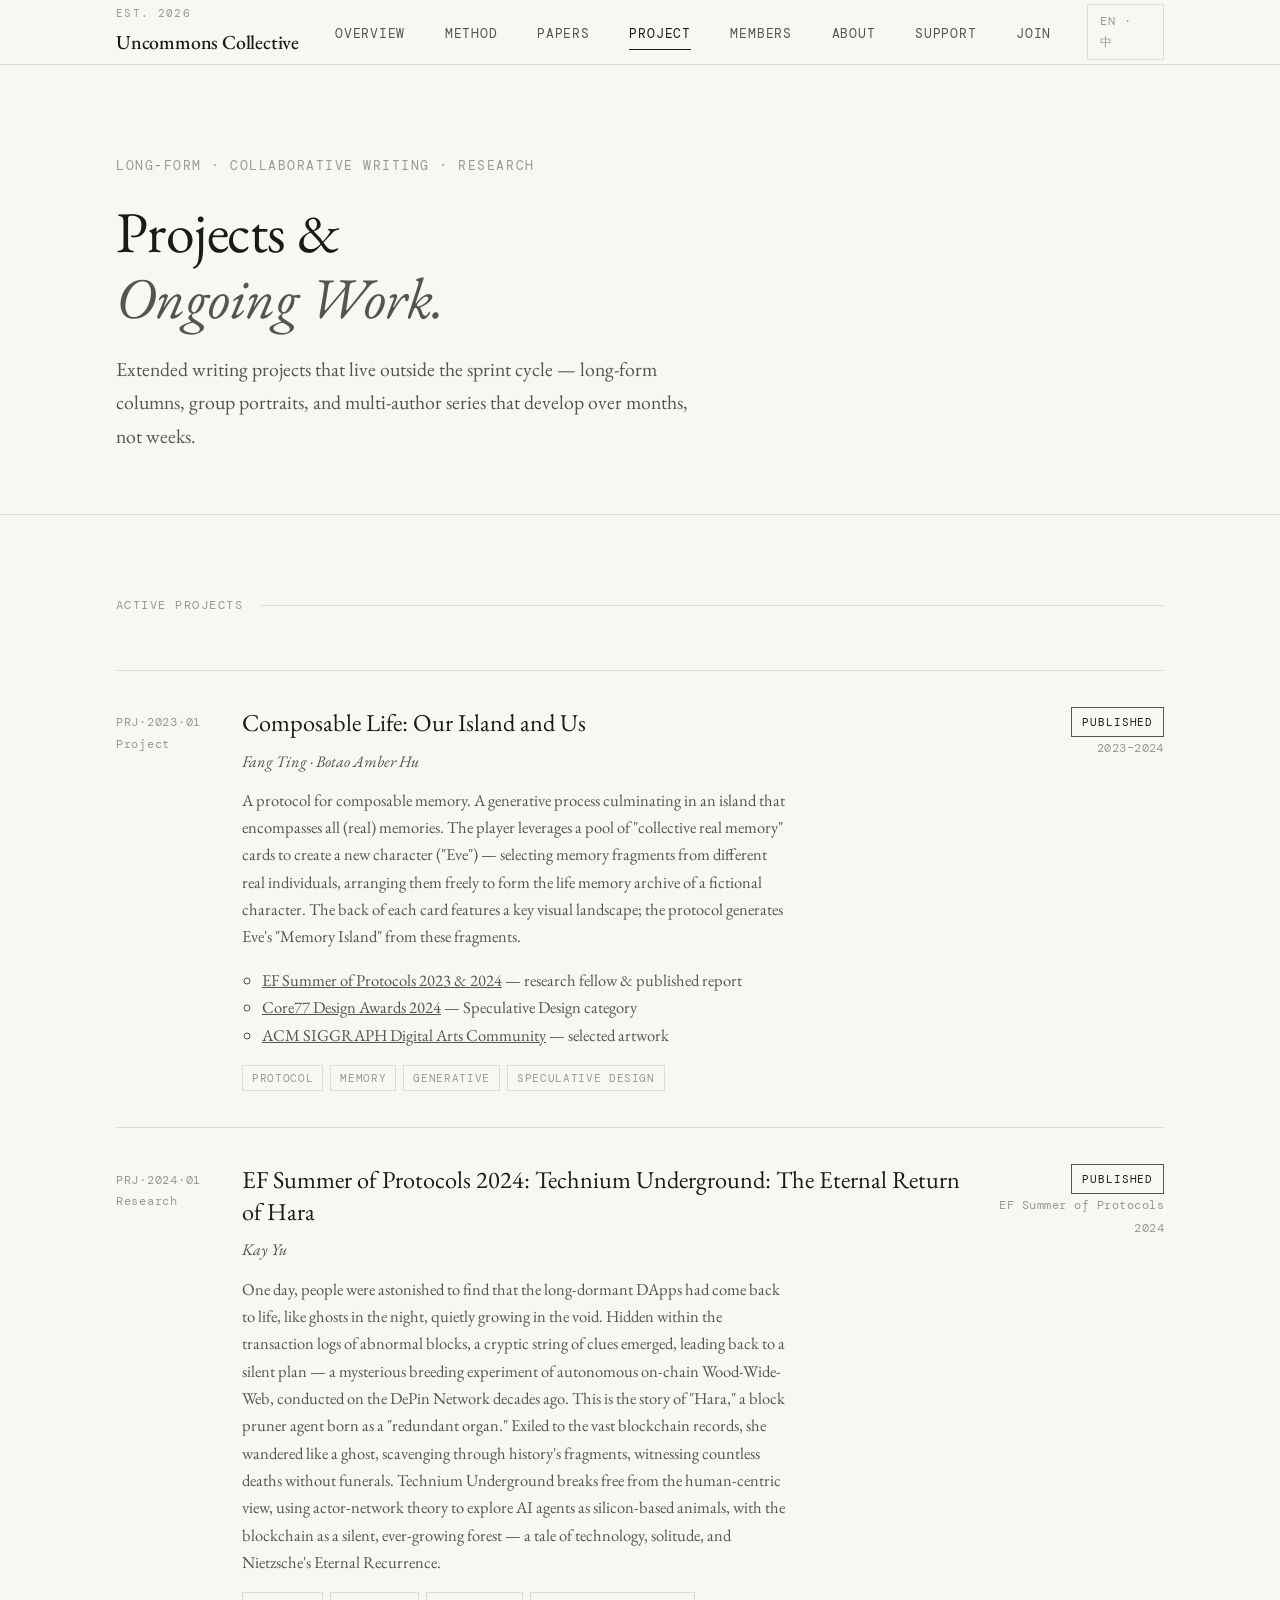
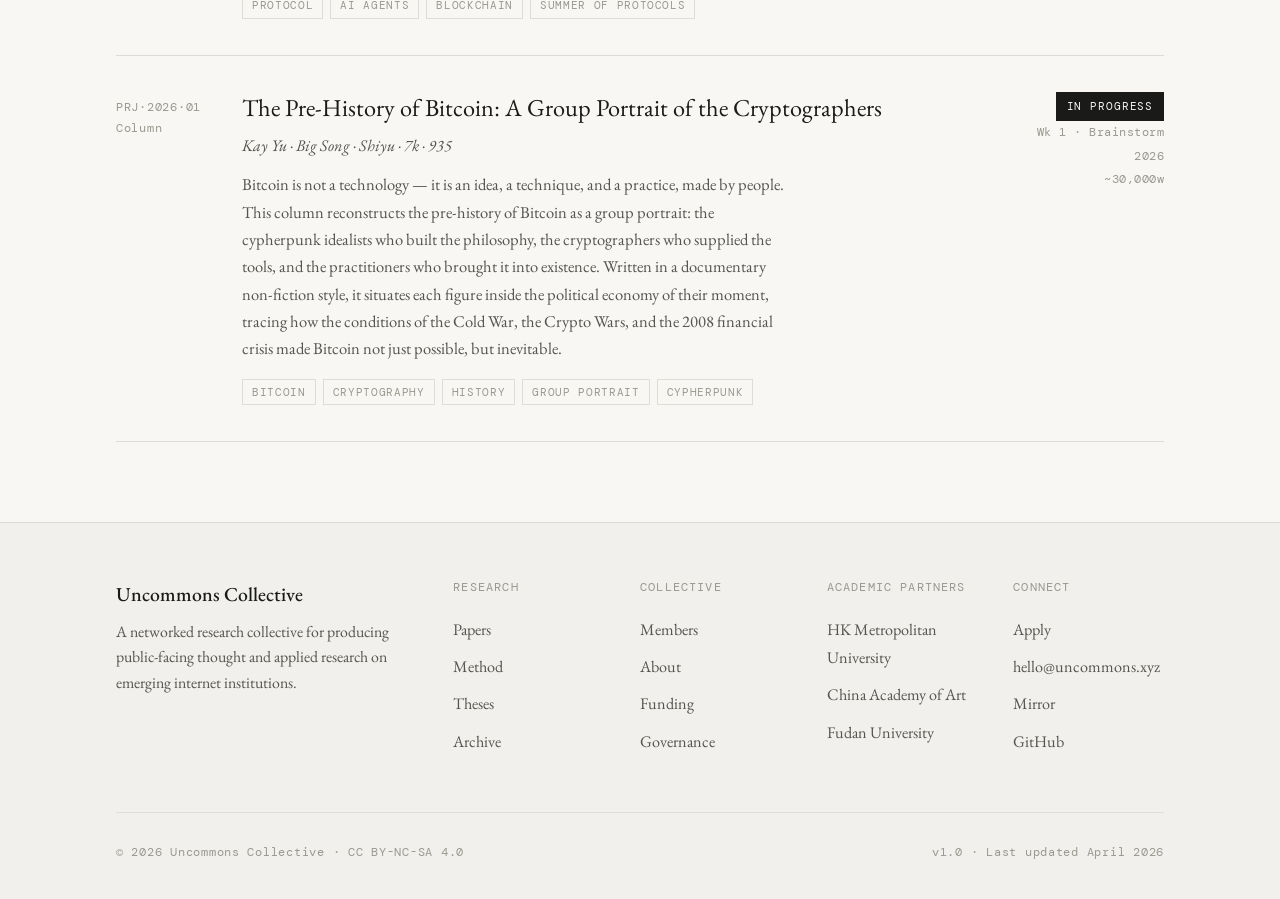
<file: project.html>
<!DOCTYPE html>
<html lang="en">
<head>
  <meta charset="UTF-8" />
  <meta name="viewport" content="width=device-width, initial-scale=1.0" />
  <title>Projects — Uncommons Collective</title>
  <link rel="preconnect" href="https://fonts.googleapis.com" />
  <link rel="preconnect" href="https://fonts.gstatic.com" crossorigin />
  <link href="https://fonts.googleapis.com/css2?family=EB+Garamond:ital,wght@0,400;0,500;1,400&family=DM+Mono:wght@300;400&display=swap" rel="stylesheet" />
  <link rel="stylesheet" href="styles.css" />
</head>
<body>
  <div id="nav-mount"></div>

  <main>
    <header class="page-header">
      <div class="wrap">
        <p class="eyebrow">Long-form · Collaborative Writing · Research</p>
        <h1>Projects &amp;<br><em>Ongoing Work.</em></h1>
        <p class="lede">
          Extended writing projects that live outside the sprint cycle — long-form columns,
          group portraits, and multi-author series that develop over months, not weeks.
        </p>
      </div>
    </header>

    <section>
      <div class="wrap">
        <div class="section-label">Active Projects</div>

        <ul class="paper-list reveal">

          <!-- Composable Life -->
          <li class="paper-entry" data-status="published">
            <div class="paper-id">PRJ·2023·01<br>Project</div>
            <div class="paper-body">
              <h3><a href="https://summerofprotocols.com/research/composable-life-us-and-our-island" target="_blank">Composable Life: Our Island and Us</a></h3>
              <p class="paper-authors">Fang Ting · Botao Amber Hu</p>
              <p class="paper-abstract">
                A protocol for composable memory. A generative process culminating in an island that encompasses all (real) memories. The player leverages a pool of "collective real memory" cards to create a new character ("Eve") — selecting memory fragments from different real individuals, arranging them freely to form the life memory archive of a fictional character. The back of each card features a key visual landscape; the protocol generates Eve's "Memory Island" from these fragments.
              </p>
              <ul class="paper-abstract" style="margin-top:0.6rem; padding-left:1.2em; color:var(--ink-soft);">
                <li><a href="https://zenodo.org/records/14032354" target="_blank">EF Summer of Protocols 2023 &amp; 2024</a> — research fellow &amp; published report</li>
                <li><a href="https://designawards.core77.com/speculative-design/131528/Composable-Life.html" target="_blank">Core77 Design Awards 2024</a> — Speculative Design category</li>
                <li><a href="https://dac.siggraph.org/artwork/composable-life/" target="_blank">ACM SIGGRAPH Digital Arts Community</a> — selected artwork</li>
              </ul>
              <div class="paper-tags">
                <span class="paper-tag">Protocol</span>
                <span class="paper-tag">Memory</span>
                <span class="paper-tag">Generative</span>
                <span class="paper-tag">Speculative Design</span>
              </div>
            </div>
            <div class="paper-meta">
              <span class="paper-status published">Published</span><br>
              2023–2024
            </div>
          </li>

          <!-- EF Summer of Protocols 2024 -->
          <li class="paper-entry" data-status="published">
            <div class="paper-id">PRJ·2024·01<br>Research</div>
            <div class="paper-body">
              <h3><a href="https://summerofprotocols.com/pills/technium-underground-the-eternal-return-of-hara" target="_blank">EF Summer of Protocols 2024: Technium Underground: The Eternal Return of Hara</a></h3>
              <p class="paper-authors">Kay Yu</p>
              <p class="paper-abstract">
                One day, people were astonished to find that the long-dormant DApps had come back to life, like
                ghosts in the night, quietly growing in the void. Hidden within the transaction logs of abnormal
                blocks, a cryptic string of clues emerged, leading back to a silent plan — a mysterious breeding
                experiment of autonomous on-chain Wood-Wide-Web, conducted on the DePin Network decades ago.
                This is the story of "Hara," a block pruner agent born as a "redundant organ." Exiled to the vast
                blockchain records, she wandered like a ghost, scavenging through history's fragments, witnessing
                countless deaths without funerals. Technium Underground breaks free from the human-centric view,
                using actor-network theory to explore AI agents as silicon-based animals, with the blockchain as a
                silent, ever-growing forest — a tale of technology, solitude, and Nietzsche's Eternal Recurrence.
              </p>
              <div class="paper-tags">
                <span class="paper-tag">Protocol</span>
                <span class="paper-tag">AI Agents</span>
                <span class="paper-tag">Blockchain</span>
                <span class="paper-tag">Summer of Protocols</span>
              </div>
            </div>
            <div class="paper-meta">
              <span class="paper-status published">Published</span><br>
              EF Summer of Protocols<br>
              2024
            </div>
          </li>

          <!-- Pre-Bitcoin History -->
          <li class="paper-entry" data-status="active">
            <div class="paper-id">PRJ·2026·01<br>Column</div>
            <div class="paper-body">
              <h3><a href="project-pre-bitcoin-history.html">The Pre-History of Bitcoin: A Group Portrait of the Cryptographers</a></h3>
              <p class="paper-authors">
                Kay Yu · Big Song · Shiyu · 7k · 935
              </p>
              <p class="paper-abstract">
                Bitcoin is not a technology — it is an idea, a technique, and a practice, made by people.
                This column reconstructs the pre-history of Bitcoin as a group portrait: the cypherpunk
                idealists who built the philosophy, the cryptographers who supplied the tools, and the
                practitioners who brought it into existence. Written in a documentary non-fiction style,
                it situates each figure inside the political economy of their moment, tracing how the
                conditions of the Cold War, the Crypto Wars, and the 2008 financial crisis made Bitcoin
                not just possible, but inevitable.
              </p>
              <div class="paper-tags">
                <span class="paper-tag">Bitcoin</span>
                <span class="paper-tag">Cryptography</span>
                <span class="paper-tag">History</span>
                <span class="paper-tag">Group Portrait</span>
                <span class="paper-tag">Cypherpunk</span>
              </div>
            </div>
            <div class="paper-meta">
              <span class="paper-status active">In Progress</span><br>
              Wk 1 · Brainstorm<br>
              2026<br>
              ~30,000w
            </div>
          </li>

        </ul>
      </div>
    </section>

  </main>

  <div id="footer-mount"></div>
  <script src="partials.js"></script>
  <script>Uncommons.render('project');</script>
</body>
</html>
</file>
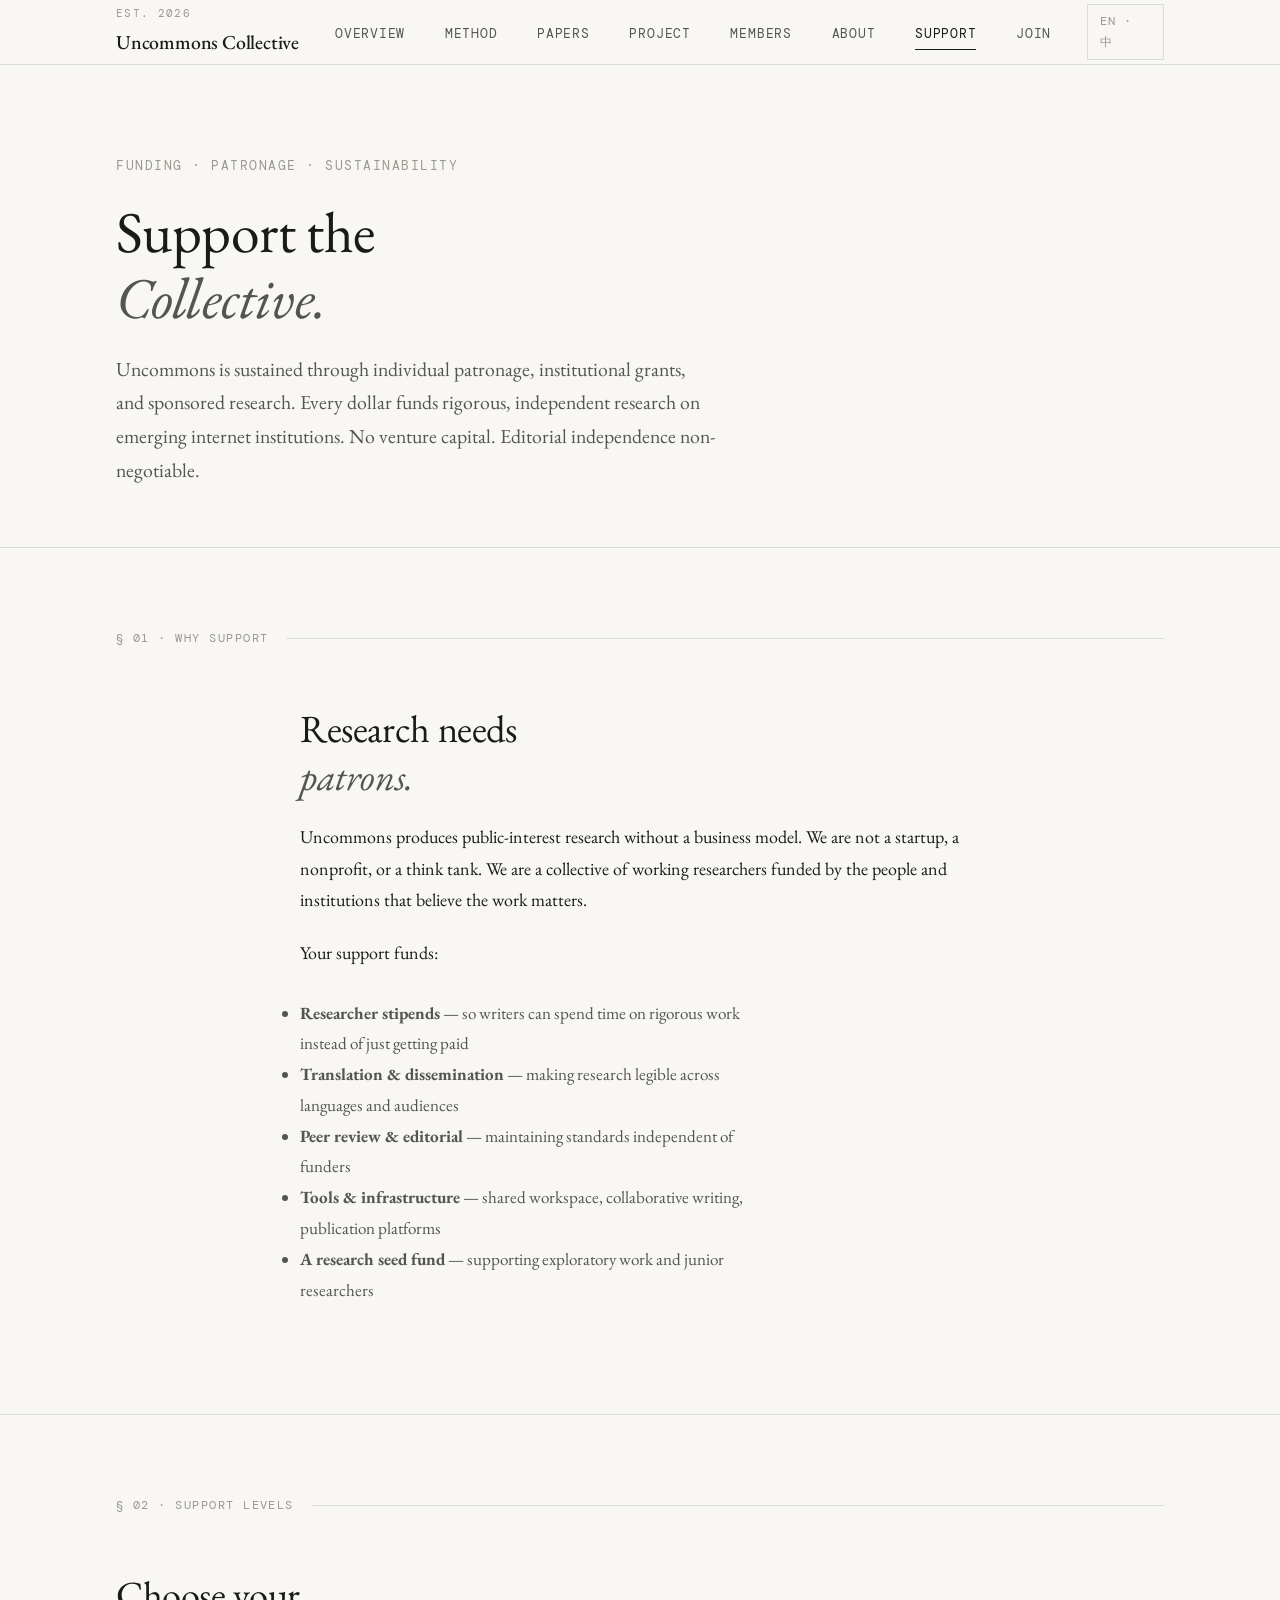
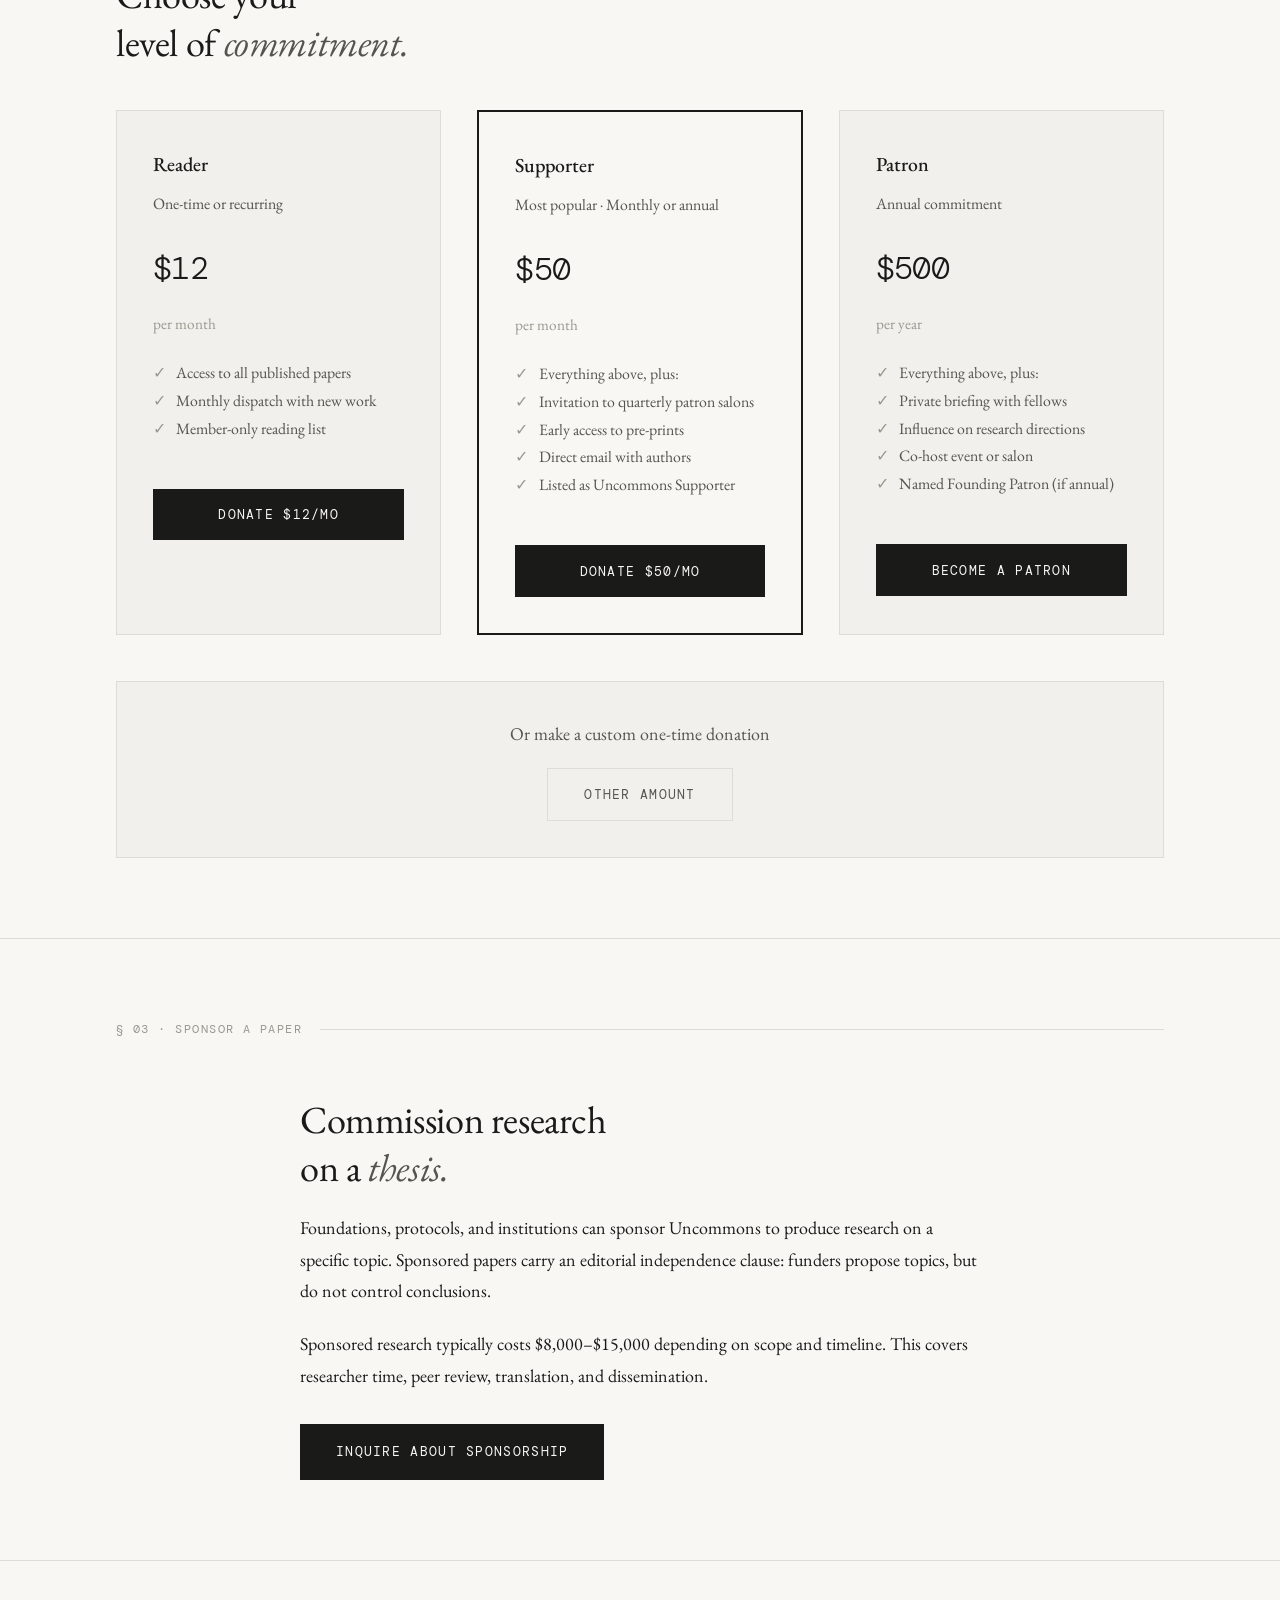
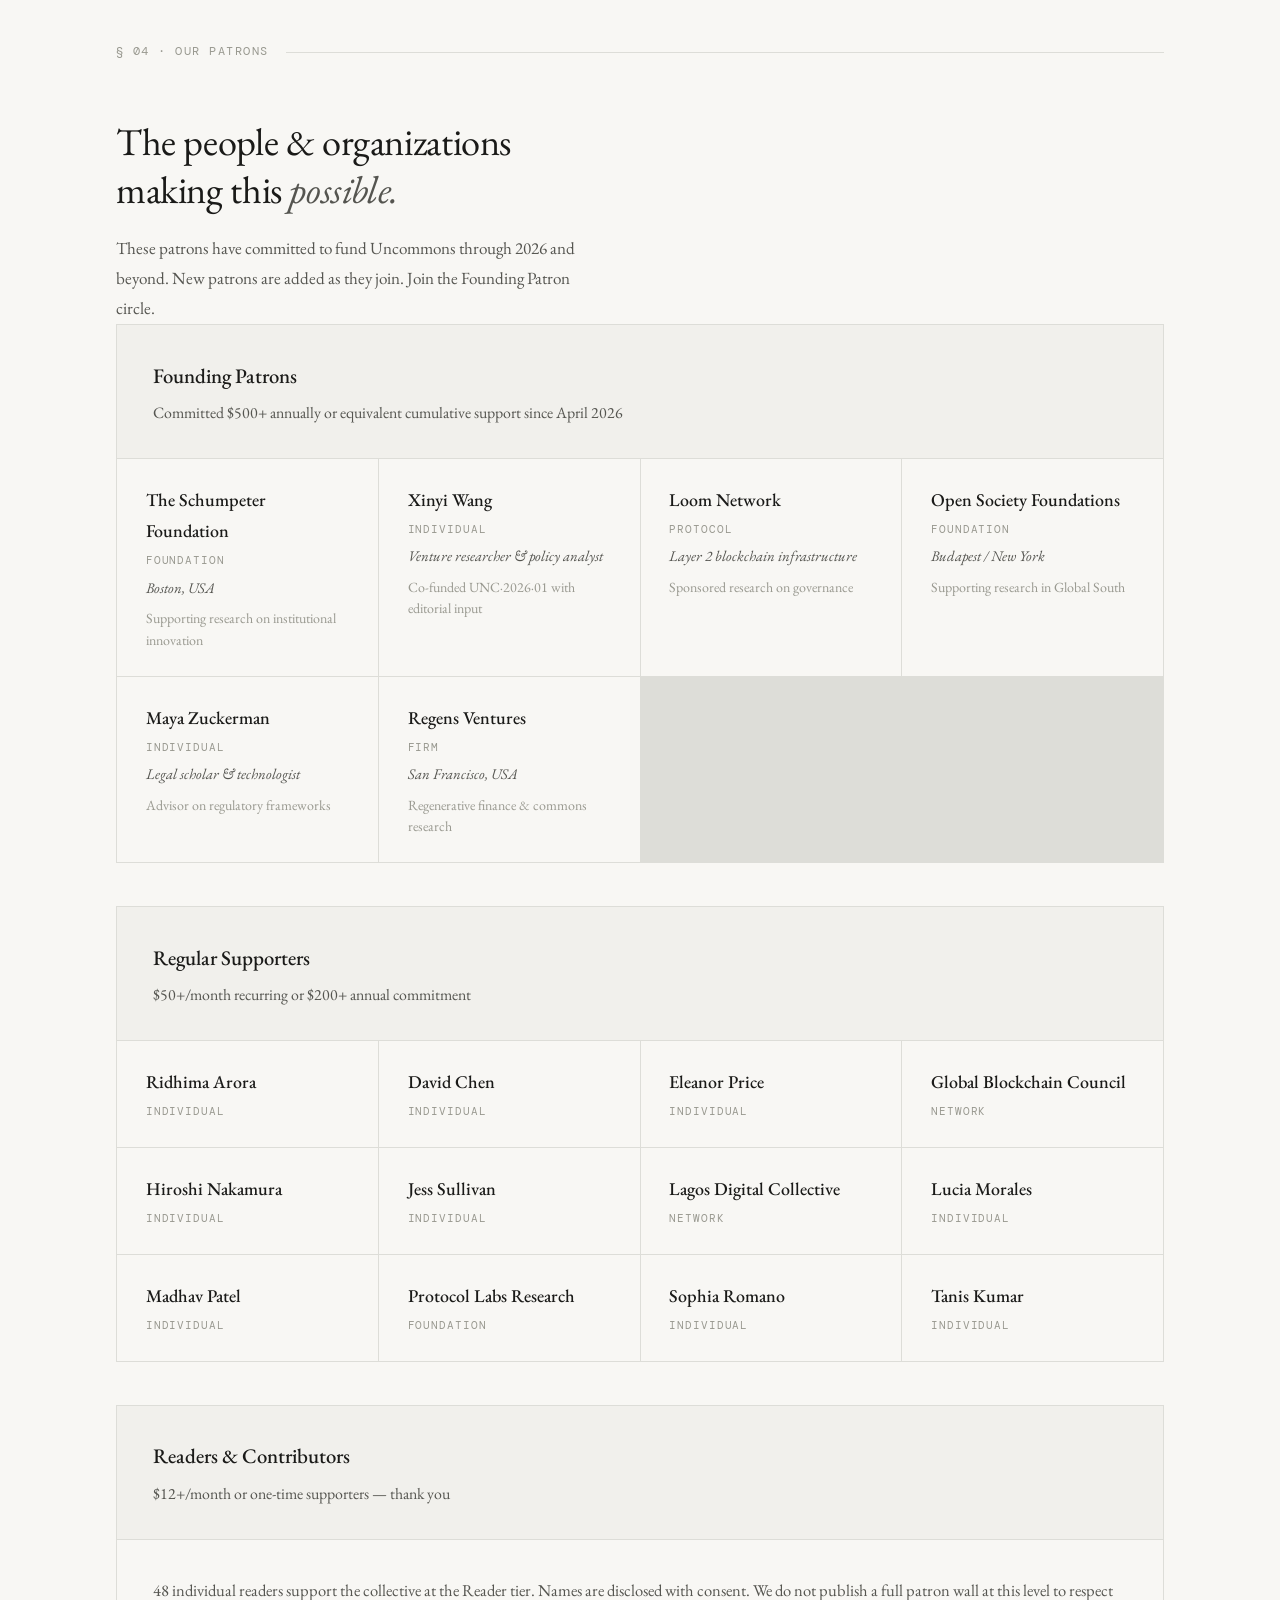
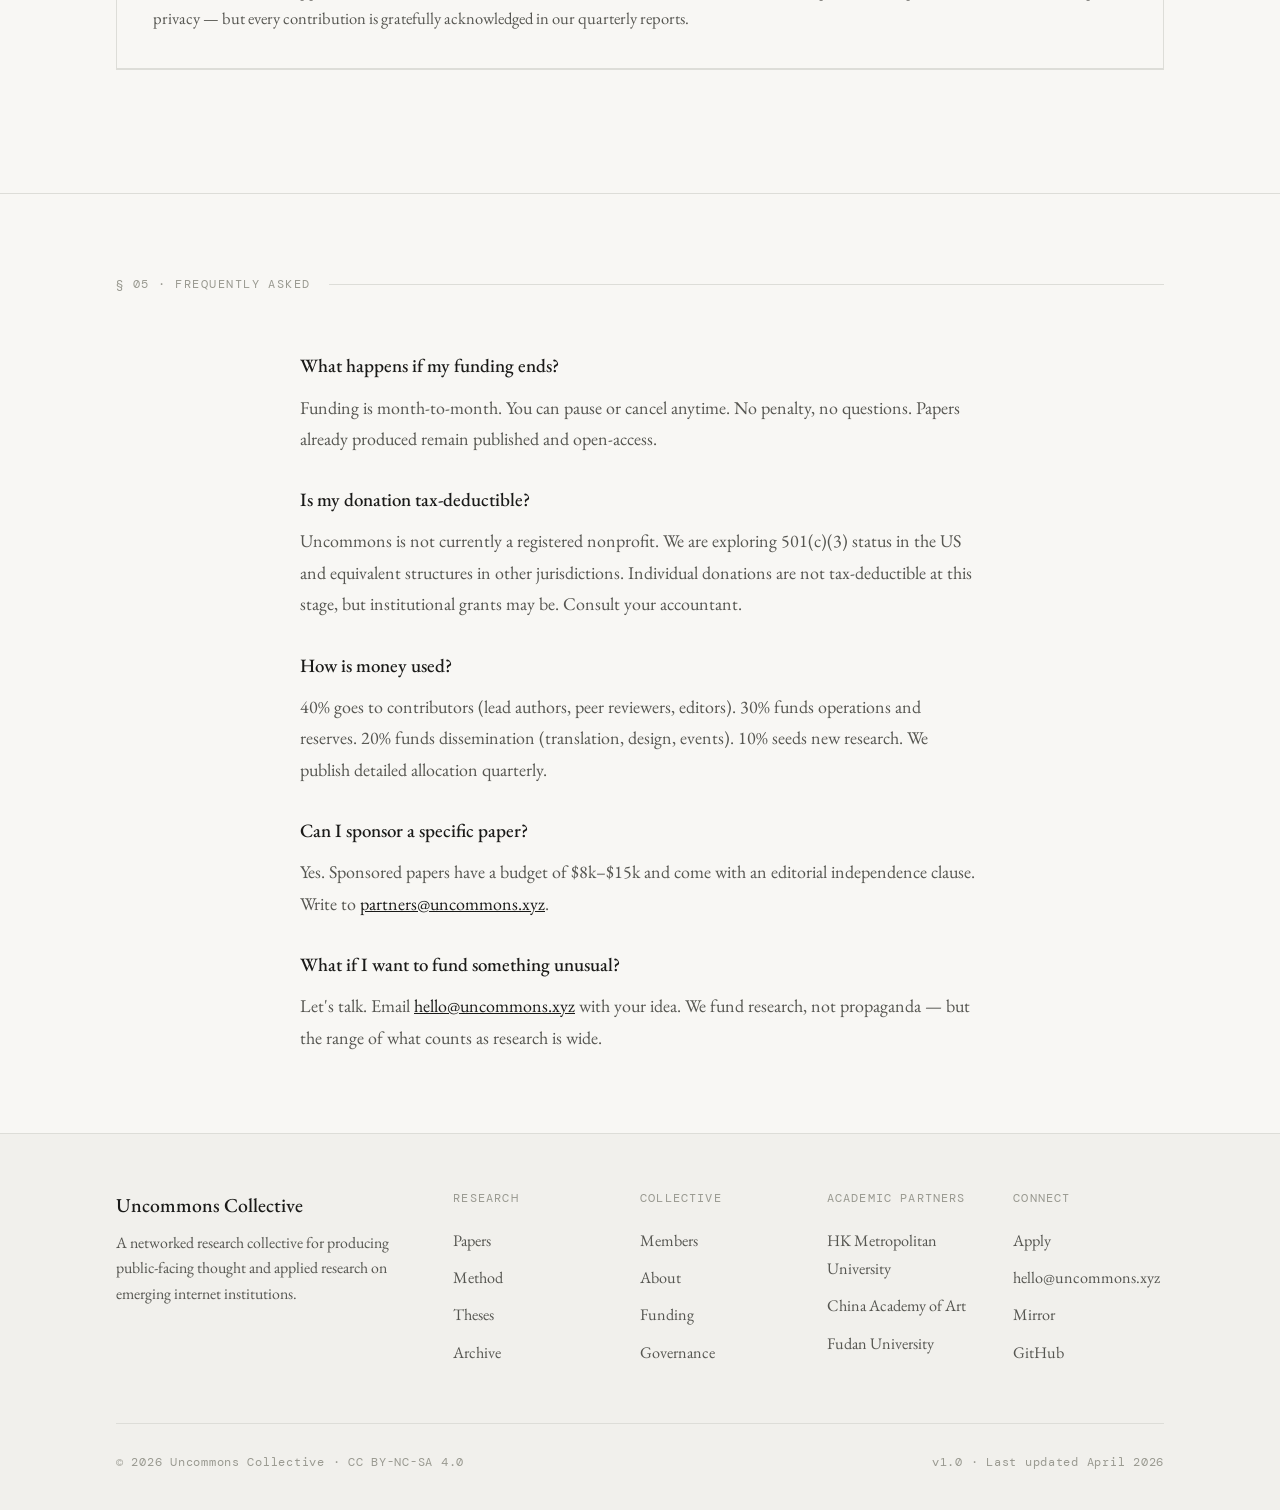
<file: support.html>
<!DOCTYPE html>
<html lang="en">
<head>
  <meta charset="UTF-8" />
  <meta name="viewport" content="width=device-width, initial-scale=1.0" />
  <title>Support — Uncommons Collective</title>
  <link rel="preconnect" href="https://fonts.googleapis.com" />
  <link rel="preconnect" href="https://fonts.gstatic.com" crossorigin />
  <link href="https://fonts.googleapis.com/css2?family=EB+Garamond:ital,wght@0,400;0,500;1,400&family=DM+Mono:wght@300;400&display=swap" rel="stylesheet" />
  <link rel="stylesheet" href="styles.css" />
</head>
<body>
  <div id="nav-mount"></div>

  <main>
    <header class="page-header">
      <div class="wrap">
        <p class="eyebrow">Funding · Patronage · Sustainability</p>
        <h1>Support the<br><em>Collective.</em></h1>
        <p class="lede">
          Uncommons is sustained through individual patronage, institutional
          grants, and sponsored research. Every dollar funds rigorous,
          independent research on emerging internet institutions. No venture
          capital. Editorial independence non-negotiable.
        </p>
      </div>
    </header>

    <!-- Why support -->
    <section>
      <div class="wrap">
        <div class="section-label">§ 01 · Why Support</div>
        <div class="prose reveal">
          <h2>Research needs<br><em>patrons.</em></h2>
          <p>
            Uncommons produces public-interest research without a business model.
            We are not a startup, a nonprofit, or a think tank. We are a
            collective of working researchers funded by the people and institutions
            that believe the work matters.
          </p>
          <p>
            Your support funds:
          </p>
          <ul style="max-width: 58ch; color: var(--ink-soft); font-size: 0.95rem; line-height: 1.8; margin: 1.6rem 0;">
            <li><strong>Researcher stipends</strong> — so writers can spend time on rigorous work instead of just getting paid</li>
            <li><strong>Translation &amp; dissemination</strong> — making research legible across languages and audiences</li>
            <li><strong>Peer review &amp; editorial</strong> — maintaining standards independent of funders</li>
            <li><strong>Tools &amp; infrastructure</strong> — shared workspace, collaborative writing, publication platforms</li>
            <li><strong>A research seed fund</strong> — supporting exploratory work and junior researchers</li>
          </ul>
        </div>
      </div>
    </section>

    <!-- Donation tiers -->
    <section>
      <div class="wrap">
        <div class="section-label">§ 02 · Support Levels</div>
        <div class="reveal">
          <h2>Choose your<br>level of <em>commitment.</em></h2>
        </div>

        <div class="donation-options reveal">
          <div class="donation-card">
            <h3>Reader</h3>
            <p style="font-size: 0.88rem; color: var(--ink-soft);">One-time or recurring</p>
            <div class="donation-amount">$12</div>
            <p style="font-size: 0.85rem; color: var(--ink-faint); margin-bottom: 0;">per month</p>
            <ul>
              <li>Access to all published papers</li>
              <li>Monthly dispatch with new work</li>
              <li>Member-only reading list</li>
            </ul>
            <button class="btn btn-primary" onclick="alert('Donation portal integration: paypal.me/uncommons or Stripe')">Donate $12/mo</button>
          </div>

          <div class="donation-card" style="border: 2px solid var(--ink); background: var(--paper);">
            <h3>Supporter</h3>
            <p style="font-size: 0.88rem; color: var(--ink-soft);">Most popular · Monthly or annual</p>
            <div class="donation-amount">$50</div>
            <p style="font-size: 0.85rem; color: var(--ink-faint); margin-bottom: 0;">per month</p>
            <ul>
              <li>Everything above, plus:</li>
              <li>Invitation to quarterly patron salons</li>
              <li>Early access to pre-prints</li>
              <li>Direct email with authors</li>
              <li>Listed as Uncommons Supporter</li>
            </ul>
            <button class="btn btn-primary" onclick="alert('Donation portal integration: paypal.me/uncommons or Stripe')">Donate $50/mo</button>
          </div>

          <div class="donation-card">
            <h3>Patron</h3>
            <p style="font-size: 0.88rem; color: var(--ink-soft);">Annual commitment</p>
            <div class="donation-amount">$500</div>
            <p style="font-size: 0.85rem; color: var(--ink-faint); margin-bottom: 0;">per year</p>
            <ul>
              <li>Everything above, plus:</li>
              <li>Private briefing with fellows</li>
              <li>Influence on research directions</li>
              <li>Co-host event or salon</li>
              <li>Named Founding Patron (if annual)</li>
            </ul>
            <button class="btn btn-primary" onclick="alert('Donation portal integration: paypal.me/uncommons or Stripe')">Become a Patron</button>
          </div>
        </div>

        <div class="reveal" style="margin-top: 2.6rem; text-align: center; padding: 2rem; background: var(--paper-alt); border: 1px solid var(--rule);">
          <p style="color: var(--ink-soft); margin-bottom: 1rem;">Or make a custom one-time donation</p>
          <button class="btn btn-ghost" onclick="alert('Donation portal integration: paypal.me/uncommons or Stripe')">Other Amount</button>
        </div>
      </div>
    </section>

    <!-- Sponsor research -->
    <section>
      <div class="wrap">
        <div class="section-label">§ 03 · Sponsor a Paper</div>
        <div class="prose reveal">
          <h2>Commission research<br>on a <em>thesis.</em></h2>
          <p>
            Foundations, protocols, and institutions can sponsor Uncommons to
            produce research on a specific topic. Sponsored papers carry an
            editorial independence clause: funders propose topics, but do not
            control conclusions.
          </p>
          <p>
            Sponsored research typically costs $8,000–$15,000 depending on scope
            and timeline. This covers researcher time, peer review, translation,
            and dissemination.
          </p>
          <p style="margin-top: 1.8rem;">
            <a href="mailto:partners@uncommons.xyz" class="btn btn-primary">Inquire About Sponsorship</a>
          </p>
        </div>
      </div>
    </section>

    <!-- Patron wall -->
    <section id="patrons">
      <div class="wrap">
        <div class="section-label">§ 04 · Our Patrons</div>
        <div class="reveal">
          <h2>The people &amp; organizations<br>making this <em>possible.</em></h2>
          <p style="color: var(--ink-soft); font-size: 0.95rem; max-width: 58ch; margin-top: 0.5rem;">
            These patrons have committed to fund Uncommons through 2026 and beyond.
            New patrons are added as they join. Join the Founding Patron circle.
          </p>
        </div>

        <!-- Founding Patrons -->
        <div class="patron-tier reveal">
          <div class="patron-tier-header">
            <div class="patron-tier-name">Founding Patrons</div>
            <div class="patron-tier-desc">Committed $500+ annually or equivalent cumulative support since April 2026</div>
          </div>
          <div class="patron-grid">
            <div class="patron-card">
              <div class="patron-name">The Schumpeter Foundation</div>
              <div class="patron-type">Foundation</div>
              <div class="patron-org">Boston, USA</div>
              <div class="patron-note">Supporting research on institutional innovation</div>
            </div>
            <div class="patron-card">
              <div class="patron-name">Xinyi Wang</div>
              <div class="patron-type">Individual</div>
              <div class="patron-org">Venture researcher & policy analyst</div>
              <div class="patron-note">Co-funded UNC·2026·01 with editorial input</div>
            </div>
            <div class="patron-card">
              <div class="patron-name">Loom Network</div>
              <div class="patron-type">Protocol</div>
              <div class="patron-org">Layer 2 blockchain infrastructure</div>
              <div class="patron-note">Sponsored research on governance</div>
            </div>
            <div class="patron-card">
              <div class="patron-name">Open Society Foundations</div>
              <div class="patron-type">Foundation</div>
              <div class="patron-org">Budapest / New York</div>
              <div class="patron-note">Supporting research in Global South</div>
            </div>
            <div class="patron-card">
              <div class="patron-name">Maya Zuckerman</div>
              <div class="patron-type">Individual</div>
              <div class="patron-org">Legal scholar & technologist</div>
              <div class="patron-note">Advisor on regulatory frameworks</div>
            </div>
            <div class="patron-card">
              <div class="patron-name">Regens Ventures</div>
              <div class="patron-type">Firm</div>
              <div class="patron-org">San Francisco, USA</div>
              <div class="patron-note">Regenerative finance &amp; commons research</div>
            </div>
          </div>
        </div>

        <!-- Regular Supporters -->
        <div class="patron-tier reveal">
          <div class="patron-tier-header">
            <div class="patron-tier-name">Regular Supporters</div>
            <div class="patron-tier-desc">$50+/month recurring or $200+ annual commitment</div>
          </div>
          <div class="patron-grid">
            <div class="patron-card">
              <div class="patron-name">Ridhima Arora</div>
              <div class="patron-type">Individual</div>
            </div>
            <div class="patron-card">
              <div class="patron-name">David Chen</div>
              <div class="patron-type">Individual</div>
            </div>
            <div class="patron-card">
              <div class="patron-name">Eleanor Price</div>
              <div class="patron-type">Individual</div>
            </div>
            <div class="patron-card">
              <div class="patron-name">Global Blockchain Council</div>
              <div class="patron-type">Network</div>
            </div>
            <div class="patron-card">
              <div class="patron-name">Hiroshi Nakamura</div>
              <div class="patron-type">Individual</div>
            </div>
            <div class="patron-card">
              <div class="patron-name">Jess Sullivan</div>
              <div class="patron-type">Individual</div>
            </div>
            <div class="patron-card">
              <div class="patron-name">Lagos Digital Collective</div>
              <div class="patron-type">Network</div>
            </div>
            <div class="patron-card">
              <div class="patron-name">Lucia Morales</div>
              <div class="patron-type">Individual</div>
            </div>
            <div class="patron-card">
              <div class="patron-name">Madhav Patel</div>
              <div class="patron-type">Individual</div>
            </div>
            <div class="patron-card">
              <div class="patron-name">Protocol Labs Research</div>
              <div class="patron-type">Foundation</div>
            </div>
            <div class="patron-card">
              <div class="patron-name">Sophia Romano</div>
              <div class="patron-type">Individual</div>
            </div>
            <div class="patron-card">
              <div class="patron-name">Tanis Kumar</div>
              <div class="patron-type">Individual</div>
            </div>
          </div>
        </div>

        <!-- Readers -->
        <div class="patron-tier reveal">
          <div class="patron-tier-header">
            <div class="patron-tier-name">Readers &amp; Contributors</div>
            <div class="patron-tier-desc">$12+/month or one-time supporters — thank you</div>
          </div>
          <div style="padding: 2rem; background: var(--paper); border-bottom: 1px solid var(--rule);">
            <p style="color: var(--ink-soft); font-size: 0.92rem; line-height: 1.7;">
              48 individual readers support the collective at the Reader tier.
              Names are disclosed with consent. We do not publish a full patron wall
              at this level to respect privacy — but every contribution is gratefully acknowledged
              in our quarterly reports.
            </p>
          </div>
        </div>
      </div>
    </section>

    <!-- FAQ -->
    <section style="border-bottom: none;">
      <div class="wrap">
        <div class="section-label">§ 05 · Frequently Asked</div>
        <div class="prose reveal">
          <h3 style="font-size: 1.05rem;">What happens if my funding ends?</h3>
          <p style="color: var(--ink-soft); margin-bottom: 1.6rem;">
            Funding is month-to-month. You can pause or cancel anytime. No penalty, no questions. Papers already produced remain published and open-access.
          </p>

          <h3 style="font-size: 1.05rem;">Is my donation tax-deductible?</h3>
          <p style="color: var(--ink-soft); margin-bottom: 1.6rem;">
            Uncommons is not currently a registered nonprofit. We are exploring 501(c)(3) status in the US and equivalent structures in other jurisdictions. Individual donations are not tax-deductible at this stage, but institutional grants may be. Consult your accountant.
          </p>

          <h3 style="font-size: 1.05rem;">How is money used?</h3>
          <p style="color: var(--ink-soft); margin-bottom: 1.6rem;">
            40% goes to contributors (lead authors, peer reviewers, editors). 30% funds operations and reserves. 20% funds dissemination (translation, design, events). 10% seeds new research. We publish detailed allocation quarterly.
          </p>

          <h3 style="font-size: 1.05rem;">Can I sponsor a specific paper?</h3>
          <p style="color: var(--ink-soft); margin-bottom: 1.6rem;">
            Yes. Sponsored papers have a budget of $8k–$15k and come with an editorial independence clause. Write to <a href="mailto:partners@uncommons.xyz" style="color: var(--ink);">partners@uncommons.xyz</a>.
          </p>

          <h3 style="font-size: 1.05rem;">What if I want to fund something unusual?</h3>
          <p style="color: var(--ink-soft);">
            Let's talk. Email <a href="mailto:hello@uncommons.xyz" style="color: var(--ink);">hello@uncommons.xyz</a> with your idea. We fund research, not propaganda — but the range of what counts as research is wide.
          </p>
        </div>
      </div>
    </section>

  </main>

  <div id="footer-mount"></div>
  <script src="partials.js"></script>
  <script>Uncommons.render('support');</script>
</body>
</html>
</file>
<file: styles.css>
/* ── Reset & Base ─────────────────────────────────────────── */
*, *::before, *::after { box-sizing: border-box; margin: 0; padding: 0; }

:root {
  --ink:        #1a1a18;
  --ink-soft:   #555550;
  --ink-faint:  #999990;
  --paper:      #f8f7f4;
  --paper-alt:  #f1f0ec;
  --rule:       #ddddd8;
  --accent:     #1a1a18;
  --serif:      'EB Garamond', Georgia, serif;
  --mono:       'DM Mono', 'Courier New', monospace;
  --max:        1120px;
  --col:        680px;
}

html { font-size: 18px; scroll-behavior: smooth; }

body {
  background: var(--paper);
  color: var(--ink);
  font-family: var(--serif);
  line-height: 1.75;
  -webkit-font-smoothing: antialiased;
  min-height: 100vh;
  display: flex;
  flex-direction: column;
}

main { flex: 1; }

a { color: inherit; }

/* ── Layout ───────────────────────────────────────────────── */
.wrap  { max-width: var(--max);  margin: 0 auto; padding: 0 2rem; }
.prose { max-width: var(--col);  margin: 0 auto; }

/* ── Nav ──────────────────────────────────────────────────── */
nav.site-nav {
  position: sticky; top: 0;
  z-index: 100;
  background: rgba(248, 247, 244, 0.94);
  backdrop-filter: blur(10px);
  border-bottom: 1px solid var(--rule);
}

.nav-inner {
  max-width: var(--max);
  margin: 0 auto;
  padding: 0 2rem;
  height: 64px;
  display: flex;
  align-items: center;
  justify-content: space-between;
  gap: 2rem;
}

.nav-logo {
  font-family: var(--serif);
  font-size: 1.1rem;
  font-weight: 500;
  letter-spacing: -0.01em;
  color: var(--ink);
  text-decoration: none;
  white-space: nowrap;
}

.nav-logo .mark {
  font-family: var(--mono);
  font-size: 0.62rem;
  letter-spacing: 0.12em;
  text-transform: uppercase;
  color: var(--ink-faint);
  display: block;
  margin-bottom: 0.05rem;
  font-weight: 400;
}

.nav-links {
  display: flex; gap: 2.2rem; list-style: none;
}

.nav-links a {
  font-family: var(--mono);
  font-size: 0.72rem;
  letter-spacing: 0.06em;
  text-transform: uppercase;
  color: var(--ink-soft);
  text-decoration: none;
  transition: color 0.15s;
  position: relative;
  padding: 0.3rem 0;
}

.nav-links a:hover { color: var(--ink); }

.nav-links a.active {
  color: var(--ink);
}

.nav-links a.active::after {
  content: '';
  position: absolute;
  bottom: -2px;
  left: 0; right: 0;
  height: 1px;
  background: var(--ink);
}

.nav-lang {
  font-family: var(--mono);
  font-size: 0.68rem;
  letter-spacing: 0.08em;
  color: var(--ink-faint);
  border: 1px solid var(--rule);
  padding: 0.3rem 0.65rem;
  text-decoration: none;
  transition: border-color 0.15s, color 0.15s;
}

.nav-lang:hover { color: var(--ink); border-color: var(--ink); }

/* ── Page Header ──────────────────────────────────────────── */
.page-header {
  padding: 90px 0 60px;
  border-bottom: 1px solid var(--rule);
}

.page-header .eyebrow {
  font-family: var(--mono);
  font-size: 0.7rem;
  letter-spacing: 0.12em;
  text-transform: uppercase;
  color: var(--ink-faint);
  margin-bottom: 1.2rem;
}

.page-header h1 {
  font-size: clamp(2.2rem, 4.5vw, 3.4rem);
  font-weight: 400;
  line-height: 1.15;
  letter-spacing: -0.01em;
  margin-bottom: 1.2rem;
}

.page-header h1 em { font-style: italic; color: var(--ink-soft); }

.page-header .lede {
  max-width: 60ch;
  font-size: 1.1rem;
  color: var(--ink-soft);
  line-height: 1.7;
}

/* ── Hero (home) ──────────────────────────────────────────── */
#hero {
  padding: 120px 0 100px;
  border-bottom: 1px solid var(--rule);
}

.hero-eyebrow {
  font-family: var(--mono);
  font-size: 0.72rem;
  font-weight: 300;
  letter-spacing: 0.12em;
  text-transform: uppercase;
  color: var(--ink-faint);
  margin-bottom: 1.6rem;
}

.hero-title {
  font-size: clamp(2.6rem, 6vw, 4.6rem);
  font-weight: 400;
  line-height: 1.1;
  letter-spacing: -0.015em;
  margin-bottom: 1.4rem;
}

.hero-title em {
  font-style: italic;
  color: var(--ink-soft);
}

.hero-sub {
  max-width: 54ch;
  font-size: 1.15rem;
  color: var(--ink-soft);
  line-height: 1.7;
  margin-bottom: 2.8rem;
}

.hero-meta {
  display: grid;
  grid-template-columns: repeat(auto-fit, minmax(180px, 1fr));
  gap: 1.6rem 2.4rem;
  max-width: 820px;
  padding-top: 2rem;
  border-top: 1px solid var(--rule);
}

.hero-meta-item {
  display: flex; flex-direction: column; gap: 0.25rem;
}

.meta-label {
  font-family: var(--mono);
  font-size: 0.62rem;
  letter-spacing: 0.12em;
  text-transform: uppercase;
  color: var(--ink-faint);
}

.meta-value {
  font-size: 0.95rem;
  color: var(--ink-soft);
}

/* ── Section chrome ───────────────────────────────────────── */
section { padding: 80px 0; border-bottom: 1px solid var(--rule); }
section:last-of-type { border-bottom: none; }

.section-label {
  font-family: var(--mono);
  font-size: 0.68rem;
  letter-spacing: 0.12em;
  text-transform: uppercase;
  color: var(--ink-faint);
  margin-bottom: 3rem;
  display: flex;
  align-items: center;
  gap: 1rem;
}

.section-label::after {
  content: '';
  flex: 1;
  height: 1px;
  background: var(--rule);
}

h2 {
  font-size: clamp(1.6rem, 3vw, 2.4rem);
  font-weight: 400;
  line-height: 1.25;
  letter-spacing: -0.01em;
  margin-bottom: 1.2rem;
}

h2 em { font-style: italic; color: var(--ink-soft); }

h3 {
  font-size: 1.05rem;
  font-weight: 500;
  margin-bottom: 0.5rem;
}

p { margin-bottom: 1.2rem; }
p:last-child { margin-bottom: 0; }

/* ── Mission ──────────────────────────────────────────────── */
.mission-statement {
  font-size: clamp(1.15rem, 2.5vw, 1.45rem);
  line-height: 1.65;
  color: var(--ink);
  border-left: 2px solid var(--ink);
  padding-left: 1.8rem;
  margin: 2rem 0 2.8rem;
  font-style: italic;
}

/* ── Method grid ──────────────────────────────────────────── */
.method-grid {
  display: grid;
  grid-template-columns: repeat(auto-fit, minmax(260px, 1fr));
  gap: 1px;
  background: var(--rule);
  border: 1px solid var(--rule);
  margin-top: 2.4rem;
}

.method-cell {
  background: var(--paper);
  padding: 1.8rem;
}

.method-index {
  font-family: var(--mono);
  font-size: 0.65rem;
  letter-spacing: 0.1em;
  color: var(--ink-faint);
  margin-bottom: 0.9rem;
}

.method-cell h3 { font-size: 1rem; margin-bottom: 0.6rem; }

.method-cell p {
  font-size: 0.9rem;
  color: var(--ink-soft);
  line-height: 1.6;
  margin: 0;
}

/* ── Pipeline ─────────────────────────────────────────────── */
.pipeline {
  display: grid;
  gap: 0;
  margin-top: 2.4rem;
  border: 1px solid var(--rule);
}

.pipeline-stage {
  display: grid;
  grid-template-columns: 4rem 1fr;
  border-bottom: 1px solid var(--rule);
  transition: background 0.15s;
}

.pipeline-stage:last-child { border-bottom: none; }
.pipeline-stage:hover { background: rgba(26,26,24,0.025); }

.stage-num {
  font-family: var(--mono);
  font-size: 0.7rem;
  color: var(--ink-faint);
  padding: 1.6rem 0 0 1.4rem;
  border-right: 1px solid var(--rule);
}

.stage-body { padding: 1.4rem 1.6rem; }
.stage-body h3 { font-size: 1rem; margin-bottom: 0.4rem; }
.stage-body p {
  font-size: 0.9rem;
  color: var(--ink-soft);
  line-height: 1.65;
  margin: 0;
}

/* ── Table ────────────────────────────────────────────────── */
.table-wrap { overflow-x: auto; margin-top: 2rem; }

table {
  width: 100%;
  border-collapse: collapse;
  font-size: 0.9rem;
}

thead th {
  font-family: var(--mono);
  font-size: 0.65rem;
  letter-spacing: 0.1em;
  text-transform: uppercase;
  color: var(--ink-faint);
  text-align: left;
  padding: 0.7rem 1rem;
  border-bottom: 2px solid var(--rule);
  font-weight: 400;
}

tbody tr { border-bottom: 1px solid var(--rule); }
tbody tr:last-child { border-bottom: none; }
tbody tr:hover { background: rgba(26,26,24,0.025); }

td { padding: 0.9rem 1rem; vertical-align: top; }

td:first-child {
  font-weight: 500;
  white-space: nowrap;
  color: var(--ink);
}

td:not(:first-child) {
  color: var(--ink-soft);
  font-size: 0.88rem;
}

/* ── Tiers ────────────────────────────────────────────────── */
.tiers {
  display: grid;
  grid-template-columns: repeat(auto-fit, minmax(240px, 1fr));
  gap: 1px;
  background: var(--rule);
  border: 1px solid var(--rule);
  margin-top: 2.4rem;
}

.tier {
  background: var(--paper);
  padding: 2rem 1.8rem;
}

.tier-badge {
  font-family: var(--mono);
  font-size: 0.65rem;
  letter-spacing: 0.1em;
  text-transform: uppercase;
  color: var(--ink-faint);
  margin-bottom: 0.9rem;
}

.tier h3 { font-size: 1.1rem; margin-bottom: 1rem; }

.tier ul {
  list-style: none;
  font-size: 0.88rem;
  color: var(--ink-soft);
  line-height: 1.75;
}

.tier ul li::before {
  content: '— ';
  color: var(--ink-faint);
}

.tier-req {
  margin-top: 1.2rem;
  font-family: var(--mono);
  font-size: 0.7rem;
  color: var(--ink-faint);
  letter-spacing: 0.02em;
}

/* ── Finance ──────────────────────────────────────────────── */
.finance-grid {
  display: grid;
  grid-template-columns: repeat(auto-fit, minmax(300px, 1fr));
  gap: 2.4rem;
  margin-top: 2.4rem;
}

.finance-item h3 { font-size: 1rem; margin-bottom: 0.5rem; }

.finance-item p {
  font-size: 0.9rem;
  color: var(--ink-soft);
  line-height: 1.65;
}

.finance-tag {
  display: inline-block;
  font-family: var(--mono);
  font-size: 0.62rem;
  letter-spacing: 0.08em;
  text-transform: uppercase;
  color: var(--ink-faint);
  border: 1px solid var(--rule);
  padding: 0.18rem 0.55rem;
  margin-bottom: 0.7rem;
}

.alloc-bar {
  margin-top: 2.4rem;
  border: 1px solid var(--rule);
}

.alloc-row {
  display: grid;
  grid-template-columns: 14ch 1fr 3ch;
  align-items: center;
  gap: 1.2rem;
  padding: 0.85rem 1.2rem;
  border-bottom: 1px solid var(--rule);
}

.alloc-row:last-child { border-bottom: none; }

.alloc-label { font-size: 0.9rem; color: var(--ink-soft); }

.alloc-track {
  height: 3px;
  background: var(--rule);
  border-radius: 2px;
  overflow: hidden;
}

.alloc-fill { height: 100%; background: var(--ink); }

.alloc-pct {
  font-family: var(--mono);
  font-size: 0.75rem;
  color: var(--ink-faint);
  text-align: right;
}

/* ── Thesis list ──────────────────────────────────────────── */
.thesis-list {
  list-style: none;
  margin-top: 2.2rem;
  display: grid;
  gap: 1px;
  background: var(--rule);
  border: 1px solid var(--rule);
}

.thesis-item {
  background: var(--paper);
  padding: 1.4rem 1.6rem;
  display: grid;
  grid-template-columns: auto 1fr;
  gap: 1.2rem;
  align-items: baseline;
  transition: background 0.15s;
}

.thesis-item:hover { background: rgba(26,26,24,0.025); }

.thesis-marker {
  font-family: var(--mono);
  font-size: 0.65rem;
  color: var(--ink-faint);
}

.thesis-text { font-size: 1.02rem; line-height: 1.55; }

/* ── Member Wall ──────────────────────────────────────────── */
.member-wall {
  display: grid;
  grid-template-columns: repeat(auto-fill, minmax(280px, 1fr));
  gap: 1px;
  background: var(--rule);
  border: 1px solid var(--rule);
  margin-top: 2.4rem;
}

.member-card {
  background: var(--paper);
  padding: 2rem 1.8rem;
  display: flex;
  flex-direction: column;
  gap: 0.4rem;
  transition: background 0.15s;
  text-decoration: none;
  color: inherit;
}

.member-card:hover { background: rgba(26,26,24,0.03); }

.member-head {
  display: flex;
  align-items: center;
  justify-content: space-between;
  margin-bottom: 0.8rem;
}

.member-avatar {
  width: 44px;
  height: 44px;
  border-radius: 50%;
  background: var(--ink);
  color: var(--paper);
  font-family: var(--mono);
  font-size: 0.75rem;
  display: flex;
  align-items: center;
  justify-content: center;
  letter-spacing: 0.04em;
  flex-shrink: 0;
}

.member-id {
  font-family: var(--mono);
  font-size: 0.6rem;
  letter-spacing: 0.08em;
  color: var(--ink-faint);
}

.member-name {
  font-size: 1.15rem;
  font-weight: 500;
  line-height: 1.3;
}

.member-cn {
  font-size: 0.85rem;
  color: var(--ink-faint);
  margin-left: 0.35rem;
}

.member-role {
  font-family: var(--mono);
  font-size: 0.62rem;
  letter-spacing: 0.08em;
  text-transform: uppercase;
  color: var(--ink-faint);
  margin-top: 0.1rem;
}

.member-affil {
  font-size: 0.88rem;
  color: var(--ink-soft);
  font-style: italic;
  margin-top: 0.2rem;
}

.member-focus {
  font-size: 0.85rem;
  color: var(--ink-soft);
  line-height: 1.55;
  margin-top: 0.7rem;
}

.member-papers {
  font-family: var(--mono);
  font-size: 0.6rem;
  letter-spacing: 0.08em;
  color: var(--ink-faint);
  text-transform: uppercase;
  margin-top: 1rem;
  padding-top: 0.9rem;
  border-top: 1px solid var(--rule);
}

.member-tier-dot {
  display: inline-block;
  width: 6px;
  height: 6px;
  border-radius: 50%;
  background: var(--ink);
  margin-right: 0.4rem;
  vertical-align: middle;
  position: relative;
  top: -1px;
}

/* ── Papers ───────────────────────────────────────────────── */
.paper-filters {
  display: flex;
  gap: 0.5rem;
  margin-bottom: 2.4rem;
  flex-wrap: wrap;
}

.filter-chip {
  font-family: var(--mono);
  font-size: 0.66rem;
  letter-spacing: 0.08em;
  text-transform: uppercase;
  color: var(--ink-soft);
  border: 1px solid var(--rule);
  padding: 0.4rem 0.85rem;
  background: transparent;
  cursor: pointer;
  transition: all 0.15s;
}

.filter-chip:hover { color: var(--ink); border-color: var(--ink-soft); }
.filter-chip.active { color: var(--paper); background: var(--ink); border-color: var(--ink); }

.paper-list {
  list-style: none;
  border-top: 1px solid var(--rule);
}

.paper-entry {
  display: grid;
  grid-template-columns: 90px 1fr auto;
  gap: 2rem;
  padding: 2rem 0;
  border-bottom: 1px solid var(--rule);
  transition: background 0.15s;
  align-items: start;
}

.paper-entry:hover { background: rgba(26,26,24,0.02); }

.paper-id {
  font-family: var(--mono);
  font-size: 0.68rem;
  letter-spacing: 0.06em;
  color: var(--ink-faint);
  padding-top: 0.3rem;
}

.paper-body h3 {
  font-family: var(--serif);
  font-size: 1.35rem;
  font-weight: 400;
  line-height: 1.3;
  margin-bottom: 0.5rem;
}

.paper-body h3 a {
  text-decoration: none;
  background: linear-gradient(to bottom, transparent 92%, var(--ink-faint) 92%, var(--ink-faint) 94%, transparent 94%);
  transition: background 0.15s;
}

.paper-body h3 a:hover {
  background: linear-gradient(to bottom, transparent 88%, var(--ink) 88%, var(--ink) 93%, transparent 93%);
}

.paper-authors {
  font-size: 0.9rem;
  color: var(--ink-soft);
  font-style: italic;
  margin-bottom: 0.6rem;
}

.paper-abstract {
  font-size: 0.92rem;
  color: var(--ink-soft);
  line-height: 1.65;
  max-width: 68ch;
  margin-bottom: 0.9rem;
}

.paper-tags {
  display: flex;
  gap: 0.4rem;
  flex-wrap: wrap;
}

.paper-tag {
  font-family: var(--mono);
  font-size: 0.6rem;
  letter-spacing: 0.06em;
  text-transform: uppercase;
  color: var(--ink-faint);
  border: 1px solid var(--rule);
  padding: 0.15rem 0.5rem;
}

.paper-meta {
  text-align: right;
  font-family: var(--mono);
  font-size: 0.68rem;
  letter-spacing: 0.04em;
  color: var(--ink-faint);
  line-height: 1.9;
  white-space: nowrap;
}

.paper-status {
  display: inline-block;
  font-family: var(--mono);
  font-size: 0.6rem;
  letter-spacing: 0.08em;
  text-transform: uppercase;
  padding: 0.2rem 0.55rem;
  border: 1px solid var(--rule);
}

.paper-status.active { background: var(--ink); color: var(--paper); border-color: var(--ink); }
.paper-status.forthcoming { color: var(--ink-soft); }
.paper-status.published { color: var(--ink); border-color: var(--ink-soft); }
.paper-status.draft { color: var(--ink-faint); border-style: dashed; }

/* ── Stat row ─────────────────────────────────────────────── */
.stats {
  display: grid;
  grid-template-columns: repeat(auto-fit, minmax(160px, 1fr));
  gap: 0;
  border: 1px solid var(--rule);
  margin: 2rem 0 3rem;
}

.stat {
  padding: 1.4rem 1.6rem;
  border-right: 1px solid var(--rule);
}

.stat:last-child { border-right: none; }

.stat-num {
  font-family: var(--serif);
  font-size: 2.4rem;
  font-weight: 400;
  line-height: 1;
  letter-spacing: -0.02em;
  margin-bottom: 0.3rem;
}

.stat-label {
  font-family: var(--mono);
  font-size: 0.62rem;
  letter-spacing: 0.1em;
  text-transform: uppercase;
  color: var(--ink-faint);
}

/* ── Featured paper card (home) ───────────────────────────── */
.featured-paper {
  display: grid;
  grid-template-columns: 1fr 1fr;
  gap: 3rem;
  margin-top: 2.4rem;
  padding: 2.6rem;
  border: 1px solid var(--rule);
  background: var(--paper-alt);
}

.featured-paper .fp-left h3 {
  font-family: var(--serif);
  font-size: 1.7rem;
  font-weight: 400;
  line-height: 1.25;
  margin-bottom: 0.7rem;
}

.featured-paper .fp-meta {
  font-family: var(--mono);
  font-size: 0.65rem;
  letter-spacing: 0.1em;
  text-transform: uppercase;
  color: var(--ink-faint);
  margin-bottom: 1.4rem;
}

.featured-paper .fp-right p {
  font-size: 0.95rem;
  color: var(--ink-soft);
  line-height: 1.7;
}

@media (max-width: 720px) {
  .featured-paper { grid-template-columns: 1fr; gap: 1.6rem; padding: 1.8rem; }
}

/* ── CTA / Buttons ────────────────────────────────────────── */
.btn-group { display: flex; gap: 1rem; flex-wrap: wrap; }

.btn {
  font-family: var(--mono);
  font-size: 0.72rem;
  letter-spacing: 0.1em;
  text-transform: uppercase;
  text-decoration: none;
  padding: 0.95rem 2rem;
  display: inline-block;
  transition: background 0.15s, color 0.15s, border-color 0.15s;
  cursor: pointer;
  border: none;
}

.btn-primary {
  background: var(--ink);
  color: var(--paper);
}

.btn-primary:hover { background: #000; }

.btn-ghost {
  border: 1px solid var(--rule);
  color: var(--ink-soft);
  background: transparent;
}

.btn-ghost:hover { border-color: var(--ink); color: var(--ink); }

/* ── Banner / callouts ────────────────────────────────────── */
.callout {
  background: var(--paper-alt);
  border-left: 2px solid var(--ink);
  padding: 1.4rem 1.6rem;
  margin: 2rem 0;
  font-size: 0.95rem;
  color: var(--ink-soft);
  line-height: 1.7;
}

.callout strong { color: var(--ink); font-weight: 500; }

/* ── Footer ───────────────────────────────────────────────── */
footer.site-footer {
  border-top: 1px solid var(--rule);
  background: var(--paper-alt);
  padding: 3rem 0 2rem;
  margin-top: auto;
}

.footer-inner {
  max-width: var(--max);
  margin: 0 auto;
  padding: 0 2rem;
}

.footer-grid {
  display: grid;
  grid-template-columns: 2fr 1fr 1fr 1fr 1fr;
  gap: 2rem;
  margin-bottom: 2.6rem;
}

.footer-col h4 {
  font-family: var(--mono);
  font-size: 0.65rem;
  letter-spacing: 0.1em;
  text-transform: uppercase;
  color: var(--ink-faint);
  margin-bottom: 1rem;
  font-weight: 400;
}

.footer-col ul { list-style: none; }

.footer-col li {
  margin-bottom: 0.5rem;
  font-size: 0.9rem;
}

.footer-col a {
  color: var(--ink-soft);
  text-decoration: none;
  transition: color 0.15s;
}

.footer-col a:hover { color: var(--ink); }

.footer-brand {
  font-family: var(--serif);
  font-size: 1.1rem;
  font-weight: 500;
  margin-bottom: 0.4rem;
}

.footer-brand-cn {
  font-size: 0.85rem;
  color: var(--ink-faint);
  margin-bottom: 1rem;
}

.footer-tagline {
  font-size: 0.88rem;
  color: var(--ink-soft);
  line-height: 1.6;
  max-width: 36ch;
}

.footer-bottom {
  border-top: 1px solid var(--rule);
  padding-top: 1.6rem;
  display: flex;
  justify-content: space-between;
  flex-wrap: wrap;
  gap: 1rem;
  font-family: var(--mono);
  font-size: 0.68rem;
  letter-spacing: 0.06em;
  color: var(--ink-faint);
}

/* ── Responsive ───────────────────────────────────────────── */
@media (max-width: 760px) {
  .nav-links { gap: 1.2rem; }
  .nav-links a { font-size: 0.66rem; }
  .hero-meta { gap: 1rem; }
  .paper-entry { grid-template-columns: 1fr; gap: 0.6rem; }
  .paper-meta { text-align: left; }
  .footer-grid { grid-template-columns: 1fr; gap: 2rem; }
  .alloc-row { grid-template-columns: 10ch 1fr 3ch; }
}

@media (max-width: 540px) {
  .nav-links { display: none; }
  .nav-inner { height: 56px; }
}

/* ── Academic Partners ────────────────────────────────────── */
.university-block {
  border: 1px solid var(--rule);
  margin-bottom: 1px;
  background: var(--rule);
}

.university-block:last-child { margin-bottom: 0; }

.university-header {
  display: grid;
  grid-template-columns: 52px 1fr;
  background: var(--paper-alt);
}

.university-index {
  font-family: var(--mono);
  font-size: 0.6rem;
  letter-spacing: 0.1em;
  color: var(--ink-faint);
  padding: 1.2rem 0 0 1rem;
  border-right: 1px solid var(--rule);
}

.university-name-wrap {
  padding: 1.1rem 1.6rem;
}

.university-name {
  font-family: var(--serif);
  font-size: 1.05rem;
  font-weight: 500;
  line-height: 1.3;
  margin-bottom: 0.2rem;
}

.university-location {
  font-family: var(--mono);
  font-size: 0.62rem;
  letter-spacing: 0.08em;
  color: var(--ink-faint);
}

.advisor-row {
  display: grid;
  grid-template-columns: repeat(auto-fill, minmax(260px, 1fr));
  gap: 1px;
  background: var(--rule);
}

.advisor-cell {
  background: var(--paper);
  padding: 1.3rem 1.6rem;
  display: flex;
  flex-direction: column;
  gap: 0.22rem;
  transition: background 0.15s;
}

.advisor-cell:hover { background: rgba(26,26,24,0.02); }

.advisor-name {
  font-size: 1rem;
  font-weight: 500;
}

.advisor-title {
  font-size: 0.83rem;
  color: var(--ink-soft);
  font-style: italic;
}

.advisor-focus {
  font-size: 0.82rem;
  color: var(--ink-soft);
  margin-top: 0.2rem;
  line-height: 1.55;
}

/* ── Patron Wall ──────────────────────────────────────────── */
.patron-tier {
  border: 1px solid var(--rule);
  margin-bottom: 2.4rem;
}

.patron-tier-header {
  background: var(--paper-alt);
  padding: 1.8rem 2rem;
  border-bottom: 1px solid var(--rule);
}

.patron-tier-name {
  font-size: 1.15rem;
  font-weight: 500;
  margin-bottom: 0.35rem;
}

.patron-tier-desc {
  font-size: 0.88rem;
  color: var(--ink-soft);
  line-height: 1.6;
}

.patron-grid {
  display: grid;
  grid-template-columns: repeat(auto-fill, minmax(220px, 1fr));
  gap: 1px;
  background: var(--rule);
}

.patron-card {
  background: var(--paper);
  padding: 1.4rem 1.6rem;
  display: flex;
  flex-direction: column;
  gap: 0.15rem;
  transition: background 0.15s;
}

.patron-card:hover { background: rgba(26,26,24,0.02); }

.patron-name {
  font-size: 1rem;
  font-weight: 500;
}

.patron-type {
  font-family: var(--mono);
  font-size: 0.62rem;
  letter-spacing: 0.08em;
  text-transform: uppercase;
  color: var(--ink-faint);
  margin-top: 0.1rem;
}

.patron-org {
  font-size: 0.82rem;
  color: var(--ink-soft);
  font-style: italic;
  margin-top: 0.05rem;
}

.patron-note {
  font-size: 0.78rem;
  color: var(--ink-faint);
  margin-top: 0.3rem;
  line-height: 1.5;
}

.donation-options {
  display: grid;
  grid-template-columns: repeat(auto-fit, minmax(280px, 1fr));
  gap: 2rem;
  margin-top: 2.4rem;
}

.donation-card {
  border: 1px solid var(--rule);
  padding: 2rem;
  background: var(--paper-alt);
}

.donation-card h3 {
  font-size: 1.1rem;
  margin-bottom: 0.5rem;
}

.donation-amount {
  font-family: var(--mono);
  font-size: 1.8rem;
  font-weight: 300;
  letter-spacing: -0.02em;
  color: var(--ink);
  margin: 1rem 0 0.8rem;
}

.donation-card ul {
  list-style: none;
  font-size: 0.88rem;
  color: var(--ink-soft);
  line-height: 1.75;
  margin: 1.2rem 0;
}

.donation-card li::before {
  content: '✓ ';
  color: var(--ink-faint);
  margin-right: 0.4rem;
}

.donation-card .btn {
  margin-top: 1.4rem;
  width: 100%;
}

/* ── Reveal ───────────────────────────────────────────────── */
.reveal {
  opacity: 0;
  transform: translateY(14px);
  transition: opacity 0.55s ease, transform 0.55s ease;
}

.reveal.visible { opacity: 1; transform: none; }
</file>
